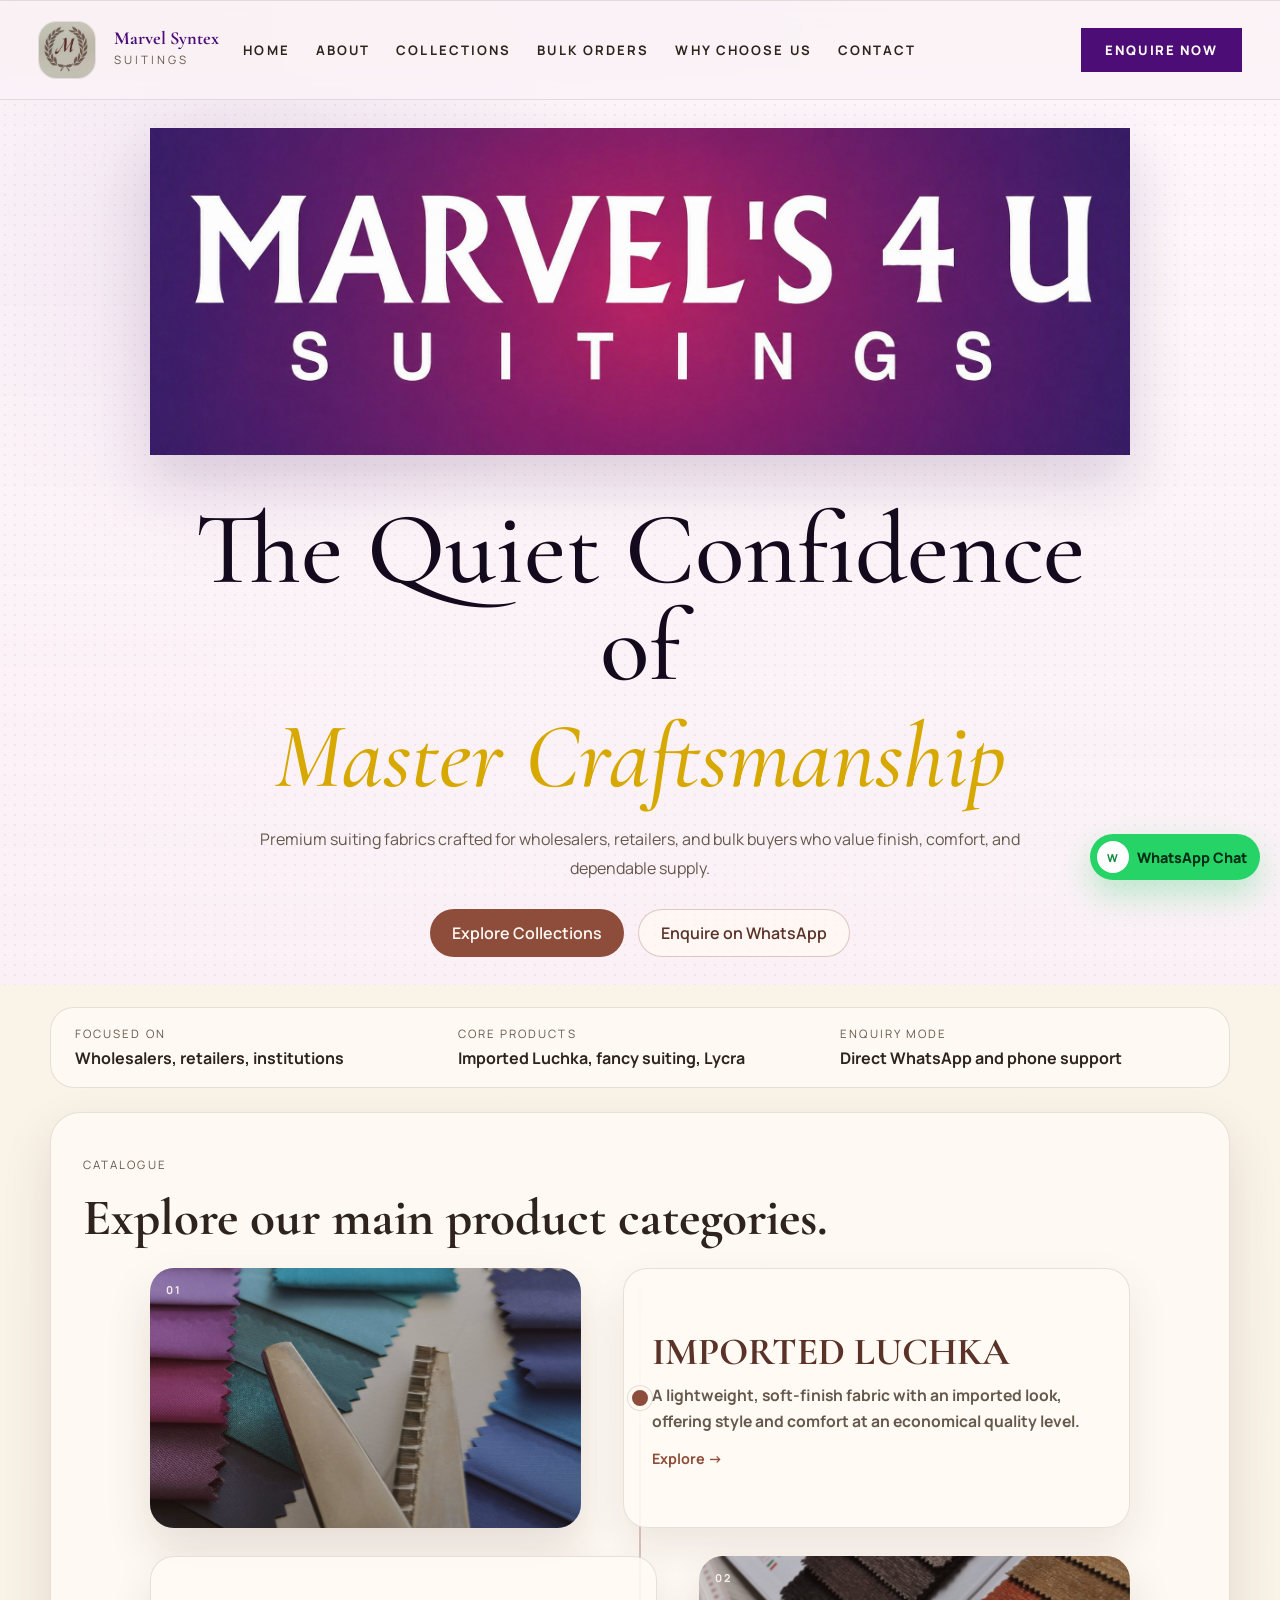
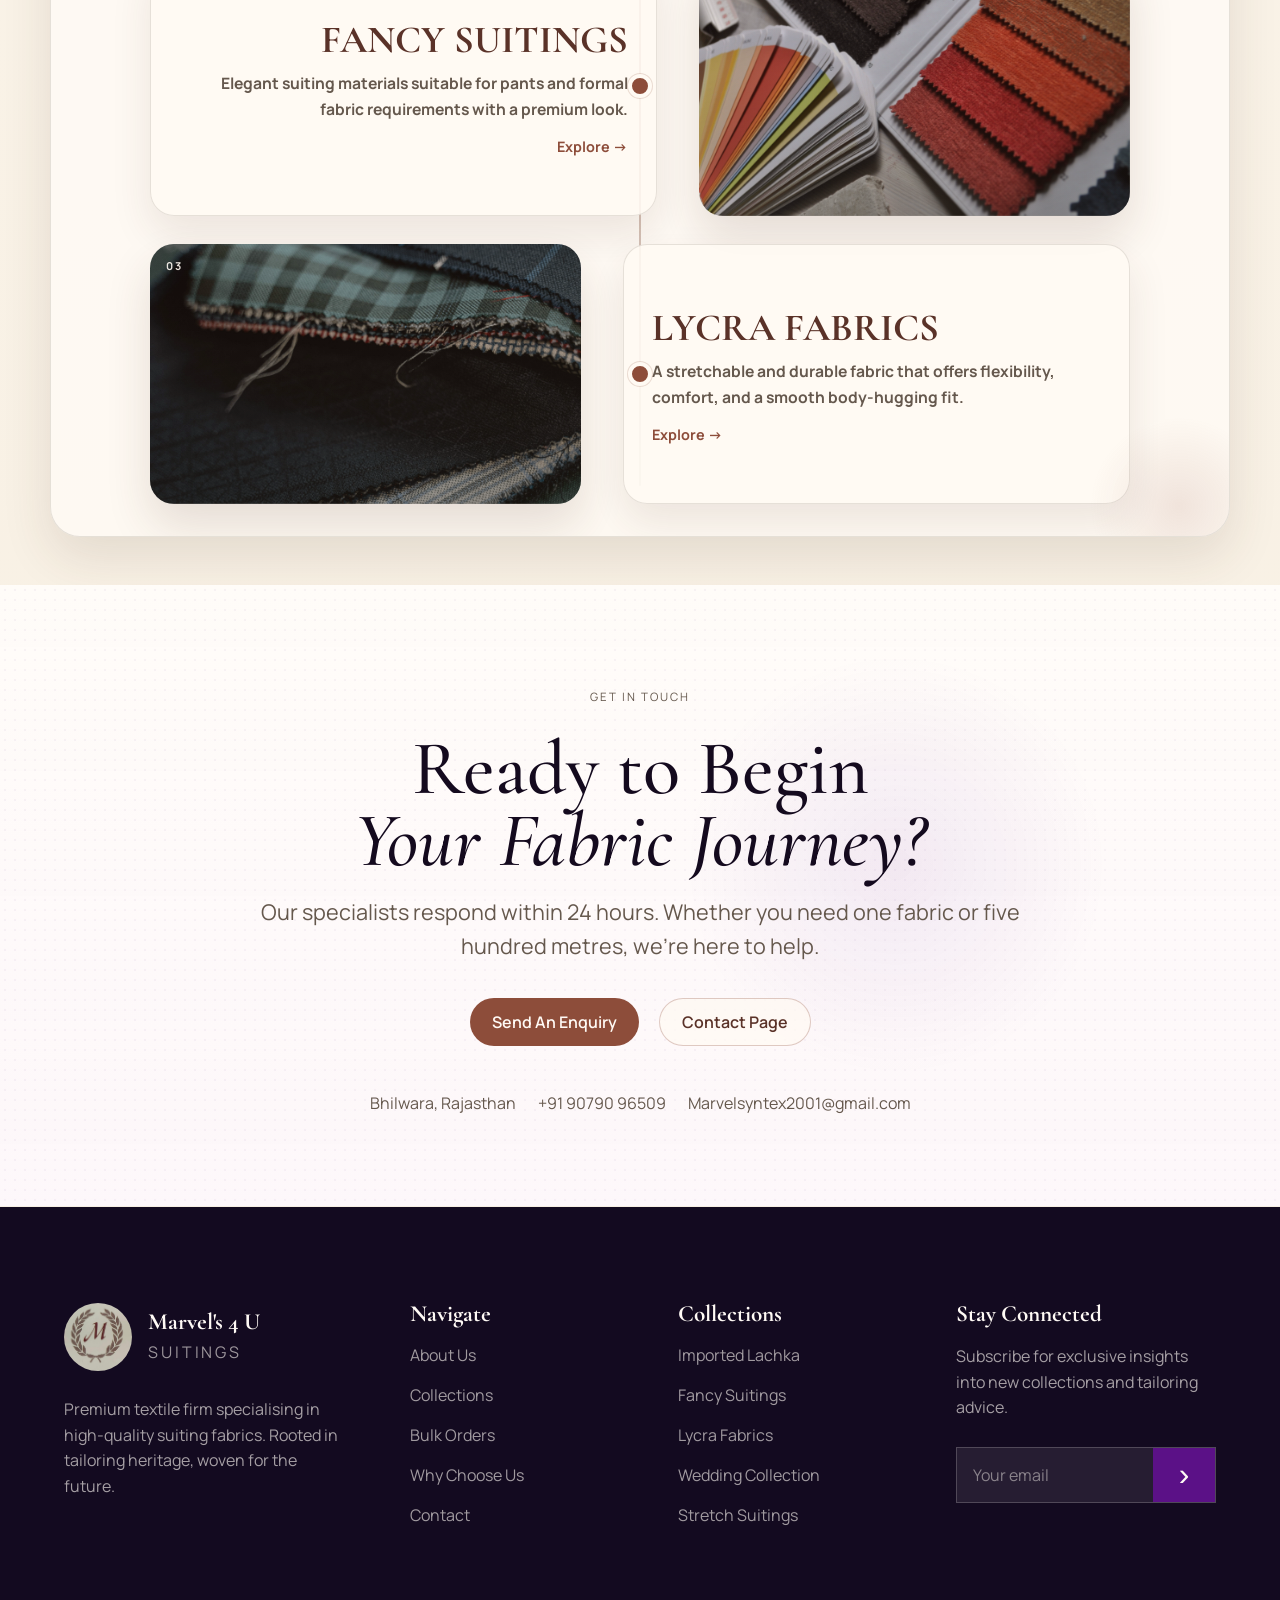
<file: index.html>
<!DOCTYPE html>
<html lang="en">

<head>
  <meta charset="UTF-8">
  <meta name="viewport" content="width=device-width, initial-scale=1.0">
  <title>Marvel's 4 U</title>
  <meta name="description"
    content="Trusted textile partner for cotton fabrics, fancy suiting, and uniform materials for wholesalers, retailers, and bulk buyers.">
  <link rel="preconnect" href="https://fonts.googleapis.com">
  <link rel="preconnect" href="https://fonts.gstatic.com" crossorigin>
  <link
    href="https://fonts.googleapis.com/css2?family=Cormorant+Garamond:wght@500;600;700&family=Manrope:wght@400;500;600;700&display=swap"
    rel="stylesheet">
  <link rel="icon" type="image/jpeg" href="picture/marvel_logo.jpeg">
  <link rel="stylesheet" href="index.css">
  <!-- ADDED: Premium animation stylesheet -->
  <link rel="stylesheet" href="animation.css">
  <!-- ADDED: Vanilla JS animation controller -->
  <script src="animations.js" defer></script>
</head>

<body id="top" class="home-page">
  <!-- ADDED: Scroll progress, reveal animations, and page transitions are injected by animations.js -->
  <!-- CHANGED: Removed old vertical Get In Touch tab; WhatsApp chat bubble is added near the footer -->
  <div class="page-shell">
    <header class="site-header">
      <div class="brand-block">
        <img src="picture/marvel_logo.jpeg" alt="Firm logo" class="brand-logo">
        <div>
          <!-- CHANGED: Header brand text adjusted to match landing reference -->
          <h1>Marvel Syntex</h1>
          <p class="eyebrow">Suitings</p>
        </div>
      </div>
      <button class="mobile-menu-toggle" aria-label="Toggle menu">
        <span></span>
        <span></span>
        <span></span>
      </button>
      <nav class="site-nav">
        <!-- CHANGED: Landing page navigation inspired by the provided reference -->
        <a href="#top"><b>Home</b></a>
        <a href="about.html"><b>About</b></a>
        <a href="#catalogue"><b>Collections</b></a>
        <a href="b2b.html"><b>Bulk Orders</b></a>
        <a href="about.html#why-choose-us"><b>Why Choose Us</b></a>
        <a href="contact.html"><b>Contact</b></a>
      </nav>
      <!-- ADDED: Landing page header action controls -->
      <div class="landing-header-actions">
        <a class="landing-enquire"
          href="https://wa.me/919079096509?text=Hello%2C%20I%20want%20to%20enquire%20about%20Marvel%27s%204%20U%20Suitings."
          target="_blank" rel="noreferrer">Enquire Now</a>
      </div>
    </header>

    <main>
      <!-- CHANGED: Landing page rebuilt to match the provided reference image -->
      <section class="hero landing-hero">
        <div class="landing-brand-stage">
          <!-- ADDED: Large centered landing brand image -->
          <img src="picture/marvel_new_banner.png" alt="Marvel's 4 U Suitings brand banner" class="landing-main-banner">
        </div>
        <div class="landing-copy">
          <!-- ADDED: Editorial landing headline -->
          <p class="landing-kicker">The Quiet Confidence of</p>
          <!-- ADDED: Gold italic textile tagline -->
          <h2>Master Craftsmanship</h2>
          <!-- ADDED: Supporting line for textile buyers -->
          <p class="landing-subtitle">Premium suiting fabrics crafted for wholesalers, retailers, and bulk buyers who
            value finish, comfort, and dependable supply.</p>
          <div class="hero-actions landing-actions">
            <a class="button button-primary" href="#catalogue">Explore Collections</a>
            <a class="button button-secondary" href="https://wa.me/919079096509" target="_blank"
              rel="noreferrer">Enquire on WhatsApp</a>
          </div>
        </div>
      </section>

      <section class="info-strip">
        <div>
          <span>Focused on</span>
          <strong>Wholesalers, retailers, institutions</strong>
        </div>
        <div>
          <span>Core products</span>
          <strong>Imported Luchka, fancy suiting, Lycra</strong>
        </div>
        <div>
          <span>Enquiry mode</span>
          <strong>Direct WhatsApp and phone support</strong>
        </div>
      </section>

      <!-- CHANGED: Company Profile moved to about.html so the home page stays focused on landing and catalogue -->
      <section class="section-block" id="catalogue">
        <div class="section-heading">
          <p class="section-tag">Catalogue</p>
          <h2>Explore our main product categories.</h2>
        </div>
        <!-- CHANGED: Catalogue converted into alternating tree structure -->
        <div class="catalogue-grid catalogue-tree">

          <article class="product-card cat-card">
            <a href="imported_lachka.html" class="product-link">
              <div class="cat-img-wrap">
                <img src="picture/luchka_banner.jpg" alt="Imported Luchka" class="cat-img">
                <div class="cat-img-overlay"></div>
                <span class="cat-number">01</span>
              </div>
              <div class="cat-body">
                <h3>IMPORTED LUCHKA</h3>
                <p>A lightweight, soft-finish fabric with an imported look, offering style and comfort at an economical
                  quality level.</p>
                <span class="cta cat-cta"><b>Explore →</b></span>
              </div>
            </a>
          </article>

          <article class="product-card cat-card">
            <a href="fancy.html" class="product-link">
              <div class="cat-img-wrap">
                <img src="picture/fancy_banner.jpg" alt="Fancy Suitings" class="cat-img">
                <div class="cat-img-overlay"></div>
                <span class="cat-number">02</span>
              </div>
              <div class="cat-body">
                <h3>FANCY SUITINGS</h3>
                <p>Elegant suiting materials suitable for pants and formal fabric requirements with a premium look.</p>
                <span class="cta cat-cta"><b>Explore →</b></span>
              </div>
            </a>
          </article>

          <article class="product-card cat-card">
            <a href="Lycra.html" class="product-link">
              <div class="cat-img-wrap">
                <img src="picture/lycra_banner.jpg" alt="Lycra Fabrics" class="cat-img">
                <div class="cat-img-overlay"></div>
                <span class="cat-number">03</span>
              </div>
              <div class="cat-body">
                <h3>LYCRA FABRICS</h3>
                <p>A stretchable and durable fabric that offers flexibility, comfort, and a smooth body-hugging fit.</p>
                <span class="cta cat-cta"><b>Explore →</b></span>
              </div>
            </a>
          </article>

        </div>
      </section>
      <!-- CHANGED: B2B Orders moved to b2b.html and Contact moved to contact.html -->
    </main>
  </div>
  <!-- ADDED: Premium fabric journey call-to-action section -->
  <section class="fabric-journey-section">
    <p class="section-tag">Get In Touch</p>
    <h2>Ready to Begin <span>Your Fabric Journey?</span></h2>
    <p>Our specialists respond within 24 hours. Whether you need one fabric or five hundred metres, we're here to help.
    </p>
    <div class="fabric-journey-actions">
      <a class="button button-primary"
        href="https://wa.me/919079096509?text=Hello%2C%20I%20want%20to%20send%20an%20enquiry%20for%20Marvel%27s%204%20U%20Suitings."
        target="_blank" rel="noreferrer">Send An Enquiry</a>
      <a class="button button-secondary" href="contact.html">Contact Page</a>
    </div>
    <div class="journey-contact-strip">
      <span>Bhilwara, Rajasthan</span>
      <a href="tel:+919079096509">+91 90790 96509</a>
      <a href="mailto:Marvelsyntex2001@gmail.com">Marvelsyntex2001@gmail.com</a>
    </div>
  </section>

  <!-- ADDED: Dark luxury footer inspired by the provided reference -->
  <footer class="luxury-site-footer">
    <div class="footer-brand-column">
      <div class="footer-brand-row">
        <img src="picture/marvel_logo.jpeg" alt="Marvel's 4 U logo">
        <div>
          <h2>Marvel's 4 U</h2>
          <p>Suitings</p>
        </div>
      </div>
      <p>Premium textile firm specialising in high-quality suiting fabrics. Rooted in tailoring heritage, woven for the
        future.</p>
    </div>
    <div class="footer-column">
      <h3>Navigate</h3>
      <a href="about.html">About Us</a>
      <a href="#catalogue">Collections</a>
      <a href="b2b.html">Bulk Orders</a>
      <a href="about.html#why-choose-us">Why Choose Us</a>
      <a href="contact.html">Contact</a>
    </div>
    <div class="footer-column">
      <h3>Collections</h3>
      <a href="imported_lachka.html">Imported Lachka</a>
      <a href="fancy.html">Fancy Suitings</a>
      <a href="Lycra.html">Lycra Fabrics</a>
      <a href="fancy.html">Wedding Collection</a>
      <a href="Lycra.html">Stretch Suitings</a>
    </div>
    <div class="footer-column footer-connect">
      <h3>Stay Connected</h3>
      <p>Subscribe for exclusive insights into new collections and tailoring advice.</p>
      <form class="footer-subscribe" action="https://formspree.io/marvelsyntex2001@gmail.com" method="POST">
        <input type="hidden" name="_subject" value="New Subscriber – Marvel's 4 U Suitings">
        <input type="email" name="email" placeholder="Your email" aria-label="Your email" required>
        <button type="submit" aria-label="Subscribe">›</button>
      </form>
      <p class="subscribe-success" style="display:none;color:#6f7550;font-size:0.82rem;margin-top:8px;">✓ Thank you!
        You're subscribed.</p>
    </div>
  </footer>

  <!-- ADDED: Floating WhatsApp chat box button -->
  <a class="whatsapp-chat-button"
    href="https://wa.me/919079096509?text=Hello%2C%20I%20want%20to%20chat%20about%20Marvel%27s%204%20U%20Suitings."
    target="_blank" rel="noreferrer" aria-label="Chat on WhatsApp">
    <span class="whatsapp-chat-icon">W</span>
    <span class="whatsapp-chat-text">WhatsApp Chat</span>
  </a>
</body>

</html>
</file>
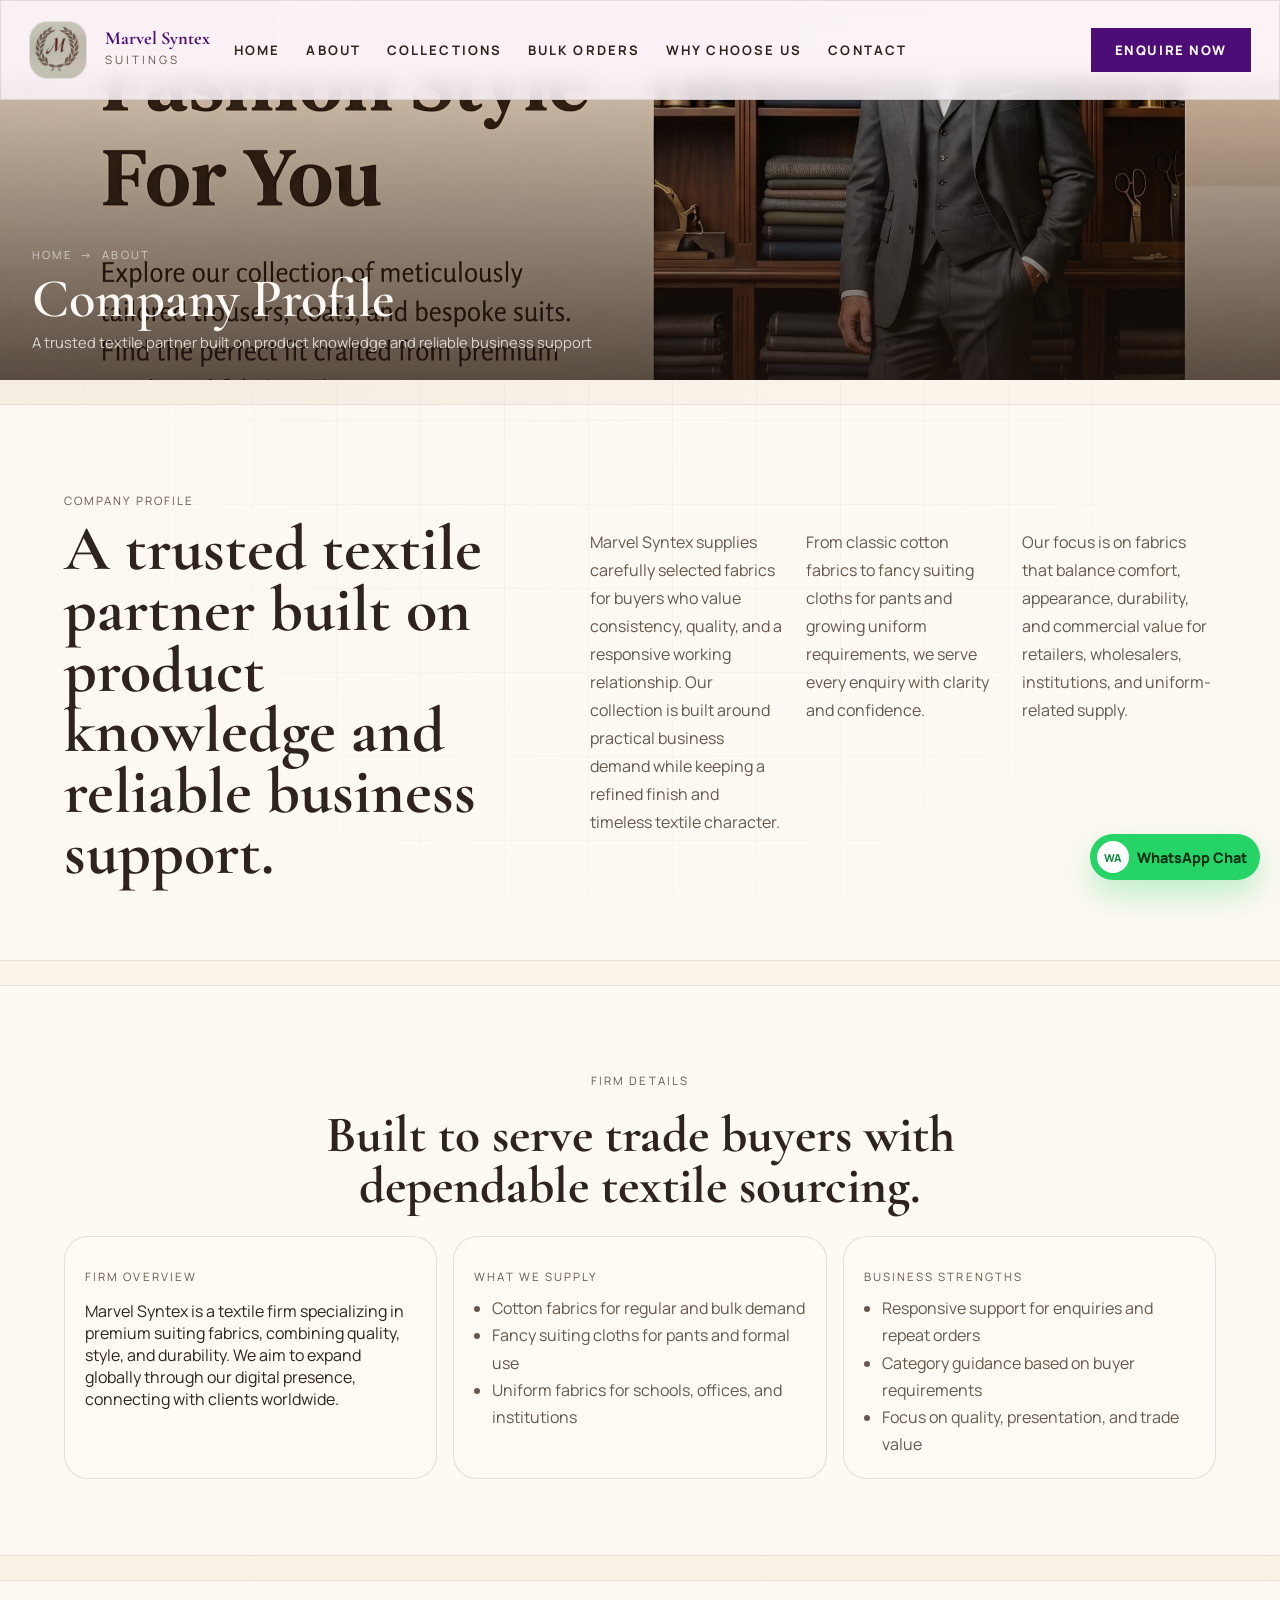
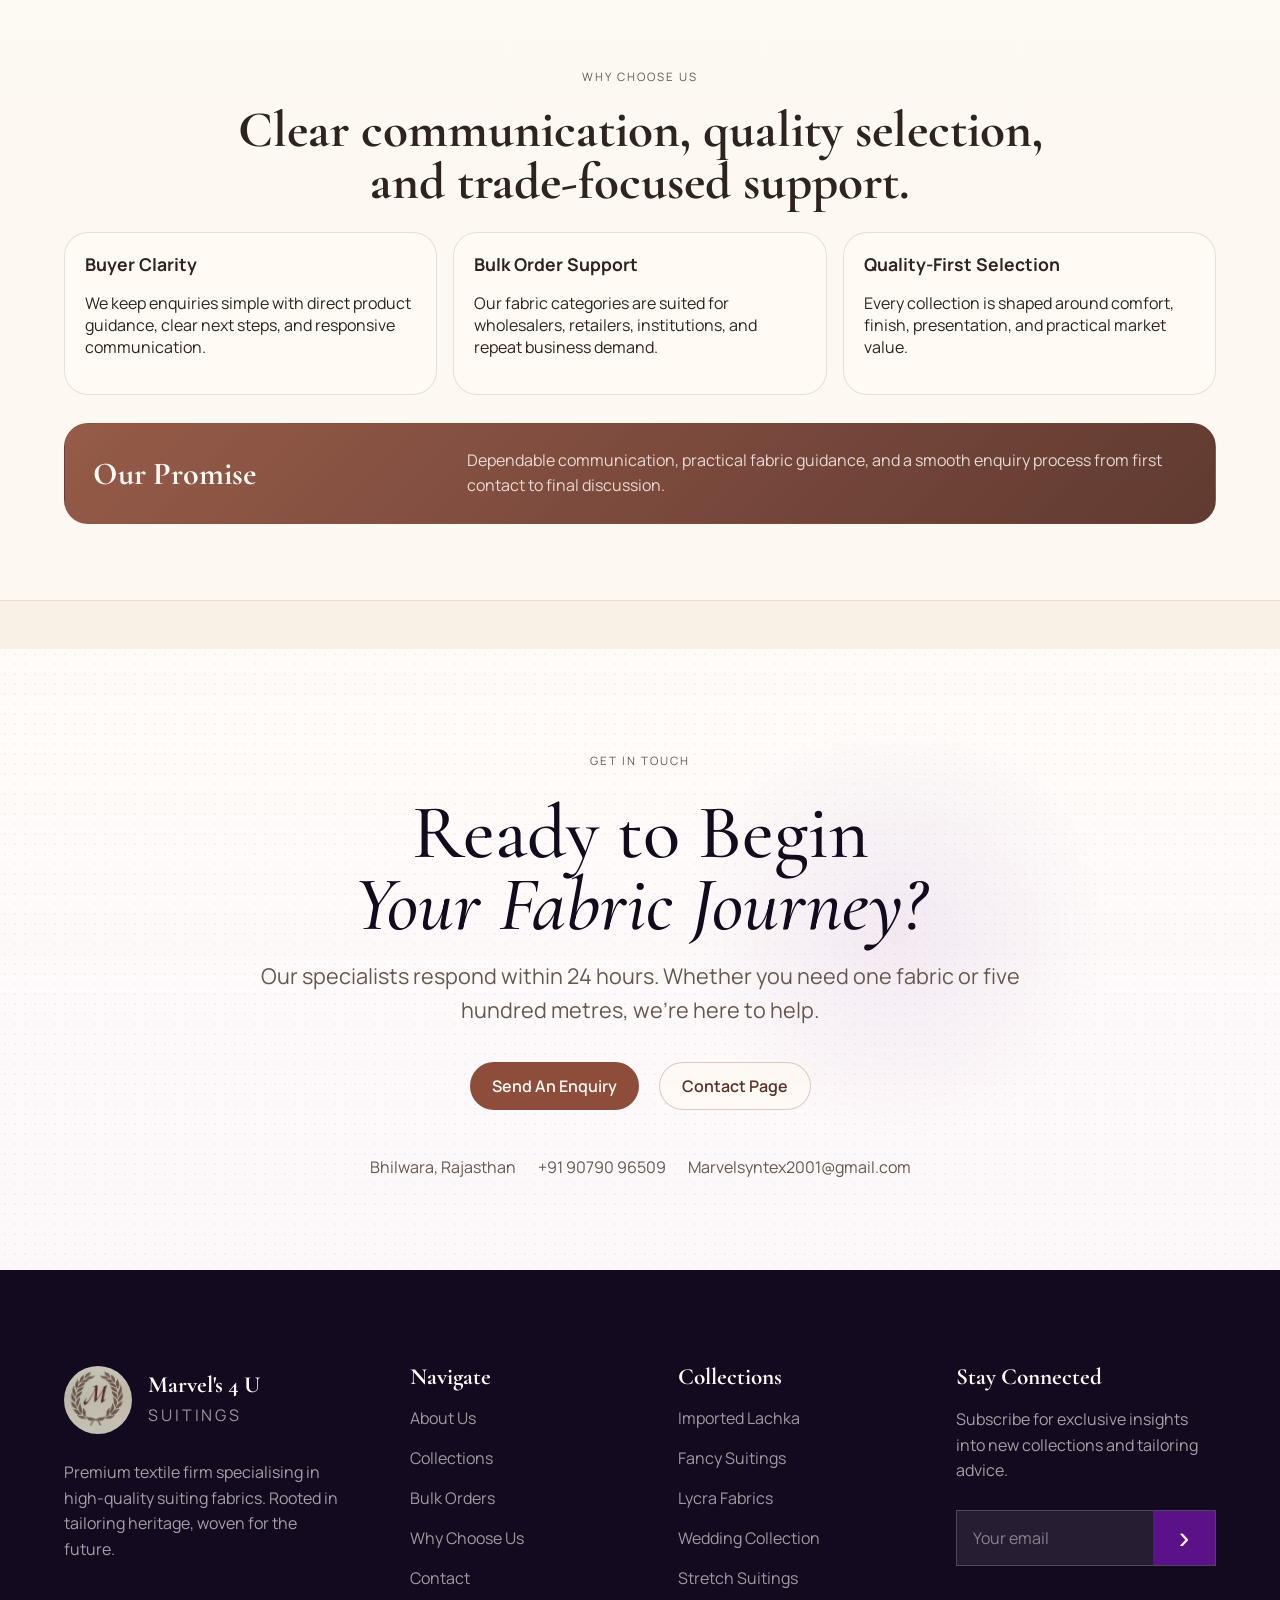
<file: about.html>
<!DOCTYPE html>
<html lang="en">
<head>
  <meta charset="UTF-8">
  <meta name="viewport" content="width=device-width, initial-scale=1.0">
  <title>About Marvel's 4 U Suitings</title>
  <meta name="description" content="Company profile, firm details, strengths, and promise for Marvel's 4 U Suitings by Marvel Syntex.">
  <link rel="preconnect" href="https://fonts.googleapis.com">
  <link rel="preconnect" href="https://fonts.gstatic.com" crossorigin>
  <link
    href="https://fonts.googleapis.com/css2?family=Cormorant+Garamond:wght@500;600;700&family=Manrope:wght@400;500;600;700&display=swap"
    rel="stylesheet"
  >
  <link rel="icon" type="image/jpeg" href="picture/marvel_logo.jpeg">
  <link rel="stylesheet" href="index.css">
  <!-- ADDED: Premium animation stylesheet -->
  <link rel="stylesheet" href="animation.css">
  <!-- ADDED: Vanilla JS animation controller -->
  <script src="animations.js" defer></script>
</head>
<body id="top" class="site-wide-page">
  <!-- ADDED: Dedicated About page created from the home page Company Profile content -->
   <header class="site-header">
  <div class="brand-block">
    <img src="picture/marvel_logo.jpeg" alt="Firm logo" class="brand-logo">
    <div>
      <h1>Marvel Syntex</h1>
      <p class="eyebrow">Suitings</p>
    </div>
  </div>
      <button class="mobile-menu-toggle" aria-label="Toggle menu">
        <span></span>
        <span></span>
        <span></span>
      </button>
  <nav class="site-nav">
    <a href="index.html"><b>Home</b></a>
    <a href="about.html"><b>About</b></a>
    <a href="index.html#catalogue"><b>Collections</b></a>
    <a href="b2b.html"><b>Bulk Orders</b></a>
    <a href="about.html#why-choose-us"><b>Why Choose Us</b></a>
    <a href="contact.html"><b>Contact</b></a>
  </nav>
  <div class="landing-header-actions">
    <a class="landing-enquire" href="https://wa.me/919079096509?text=Hello%2C%20I%20want%20to%20enquire%20about%20Marvel%27s%204%20U%20Suitings." target="_blank" rel="noreferrer">Enquire Now</a>
  </div>
</header>
  <div class="page-shell">
    <div class="cat-hero-banner about-hero-banner">
      <img src="picture/Marvel Syntex landinf banner.jpeg" alt="Marvel's 4 U Suitings textile presentation">
      <div class="banner-overlay"></div>
      <div class="banner-content">
        <p class="banner-breadcrumb"><a href="index.html">Home</a> &nbsp;&rarr;&nbsp; About</p>
        <h1>Company Profile</h1>
        <p class="banner-tagline">A trusted textile partner built on product knowledge and reliable business support</p>
      </div>
    </div>

    <!-- CHANGED: Company profile rebuilt as a full-screen editorial section -->
    <section class="about-fullscreen-section about-profile-section">
      <div class="about-profile-layout">
        <div class="about-profile-heading">
          <p class="section-tag">Company Profile</p>
          <h2>A trusted textile partner built on product knowledge and reliable business support.</h2>
        </div>
        <div class="about-profile-copy">
          <p>
            Marvel Syntex supplies carefully selected fabrics for buyers who value consistency,
            quality, and a responsive working relationship. Our collection is built around practical
            business demand while keeping a refined finish and timeless textile character.
          </p>
          <p>
            From classic cotton fabrics to fancy suiting cloths for pants and growing uniform
            requirements, we serve every enquiry with clarity and confidence.
          </p>
          <p>
            Our focus is on fabrics that balance comfort, appearance, durability, and commercial
            value for retailers, wholesalers, institutions, and uniform-related supply.
          </p>
        </div>
      </div>
    </section>

    <!-- CHANGED: Firm details rebuilt as a full-screen compact card section -->
    <section class="about-fullscreen-section">
      <div class="section-heading about-centered-heading">
        <p class="section-tag">Firm Details</p>
        <h2>Built to serve trade buyers with dependable textile sourcing.</h2>
      </div>
      <div class="business-grid">
        <article class="business-card">
          <p class="section-tag">Firm Overview</p>
          <p>
            Marvel Syntex is a textile firm specializing in premium suiting fabrics, combining quality,
            style, and durability. We aim to expand globally through our digital presence, connecting
            with clients worldwide.
          </p>
        </article>

        <article class="business-card">
          <p class="section-tag">What We Supply</p>
          <ul class="detail-list">
            <li>Cotton fabrics for regular and bulk demand</li>
            <li>Fancy suiting cloths for pants and formal use</li>
            <li>Uniform fabrics for schools, offices, and institutions</li>
          </ul>
        </article>

        <article class="business-card">
          <p class="section-tag">Business Strengths</p>
          <ul class="detail-list">
            <li>Responsive support for enquiries and repeat orders</li>
            <li>Category guidance based on buyer requirements</li>
            <li>Focus on quality, presentation, and trade value</li>
          </ul>
        </article>
      </div>
    </section>

    <!-- CHANGED: Why Choose Us rebuilt to fit the screen cleanly -->
    <section class="about-fullscreen-section" id="why-choose-us">
      <div class="section-heading about-centered-heading">
        <p class="section-tag">Why Choose Us</p>
        <h2>Clear communication, quality selection, and trade-focused support.</h2>
      </div>
      <div class="business-grid">
        <article class="business-card">
          <h3>Buyer Clarity</h3>
          <p>We keep enquiries simple with direct product guidance, clear next steps, and responsive communication.</p>
        </article>
        <article class="business-card">
          <h3>Bulk Order Support</h3>
          <p>Our fabric categories are suited for wholesalers, retailers, institutions, and repeat business demand.</p>
        </article>
        <article class="business-card">
          <h3>Quality-First Selection</h3>
          <p>Every collection is shaped around comfort, finish, presentation, and practical market value.</p>
        </article>
      </div>
      <div class="about-promise-strip">
        <h3>Our Promise</h3>
        <p>Dependable communication, practical fabric guidance, and a smooth enquiry process from first contact to final discussion.</p>
      </div>
    </section>
  </div>

  <!-- ADDED: Premium fabric journey call-to-action section -->
  <section class="fabric-journey-section">
    <p class="section-tag">Get In Touch</p>
    <h2>Ready to Begin <span>Your Fabric Journey?</span></h2>
    <p>Our specialists respond within 24 hours. Whether you need one fabric or five hundred metres, we're here to help.</p>
    <div class="fabric-journey-actions">
      <a class="button button-primary" href="https://wa.me/919079096509?text=Hello%2C%20I%20want%20to%20send%20an%20enquiry%20for%20Marvel%27s%204%20U%20Suitings." target="_blank" rel="noreferrer">Send An Enquiry</a>
      <a class="button button-secondary" href="contact.html">Contact Page</a>
    </div>
    <div class="journey-contact-strip">
      <span>Bhilwara, Rajasthan</span>
      <a href="tel:+919079096509">+91 90790 96509</a>
      <a href="mailto:Marvelsyntex2001@gmail.com">Marvelsyntex2001@gmail.com</a>
    </div>
  </section>

  <!-- ADDED: Dark luxury footer inspired by the provided reference -->
  <footer class="luxury-site-footer">
    <div class="footer-brand-column">
      <div class="footer-brand-row">
        <img src="picture/marvel_logo.jpeg" alt="Marvel's 4 U logo">
        <div>
          <h2>Marvel's 4 U</h2>
          <p>Suitings</p>
        </div>
      </div>
      <p>Premium textile firm specialising in high-quality suiting fabrics. Rooted in tailoring heritage, woven for the future.</p>
    </div>
    <div class="footer-column">
      <h3>Navigate</h3>
      <a href="about.html">About Us</a>
      <a href="index.html#catalogue">Collections</a>
      <a href="b2b.html">Bulk Orders</a>
      <a href="about.html#why-choose-us">Why Choose Us</a>
      <a href="contact.html">Contact</a>
    </div>
    <div class="footer-column">
      <h3>Collections</h3>
      <a href="imported_lachka.html">Imported Lachka</a>
      <a href="fancy.html">Fancy Suitings</a>
      <a href="Lycra.html">Lycra Fabrics</a>
      <a href="fancy.html">Wedding Collection</a>
      <a href="Lycra.html">Stretch Suitings</a>
    </div>
    <div class="footer-column footer-connect">
      <h3>Stay Connected</h3>
      <p>Subscribe for exclusive insights into new collections and tailoring advice.</p>
      <form class="footer-subscribe" action="https://formspree.io/marvelsyntex2001@gmail.com" method="POST">
        <input type="hidden" name="_subject" value="New Subscriber – Marvel's 4 U Suitings">
        <input type="email" name="email" placeholder="Your email" aria-label="Your email" required>
        <button type="submit" aria-label="Subscribe">›</button>
      </form>
      <p class="subscribe-success" style="display:none;color:#6f7550;font-size:0.82rem;margin-top:8px;">✓ Thank you! You're subscribed.</p>
    </div>
  </footer>

  <!-- ADDED: Floating WhatsApp chat box button -->
  <a class="whatsapp-chat-button" href="https://wa.me/919079096509?text=Hello%2C%20I%20want%20to%20chat%20about%20Marvel%27s%204%20U%20Suitings." target="_blank" rel="noreferrer" aria-label="Chat on WhatsApp">
    <span class="whatsapp-chat-icon">WA</span>
    <span class="whatsapp-chat-text">WhatsApp Chat</span>
  </a>
</body>
</html>
</file>
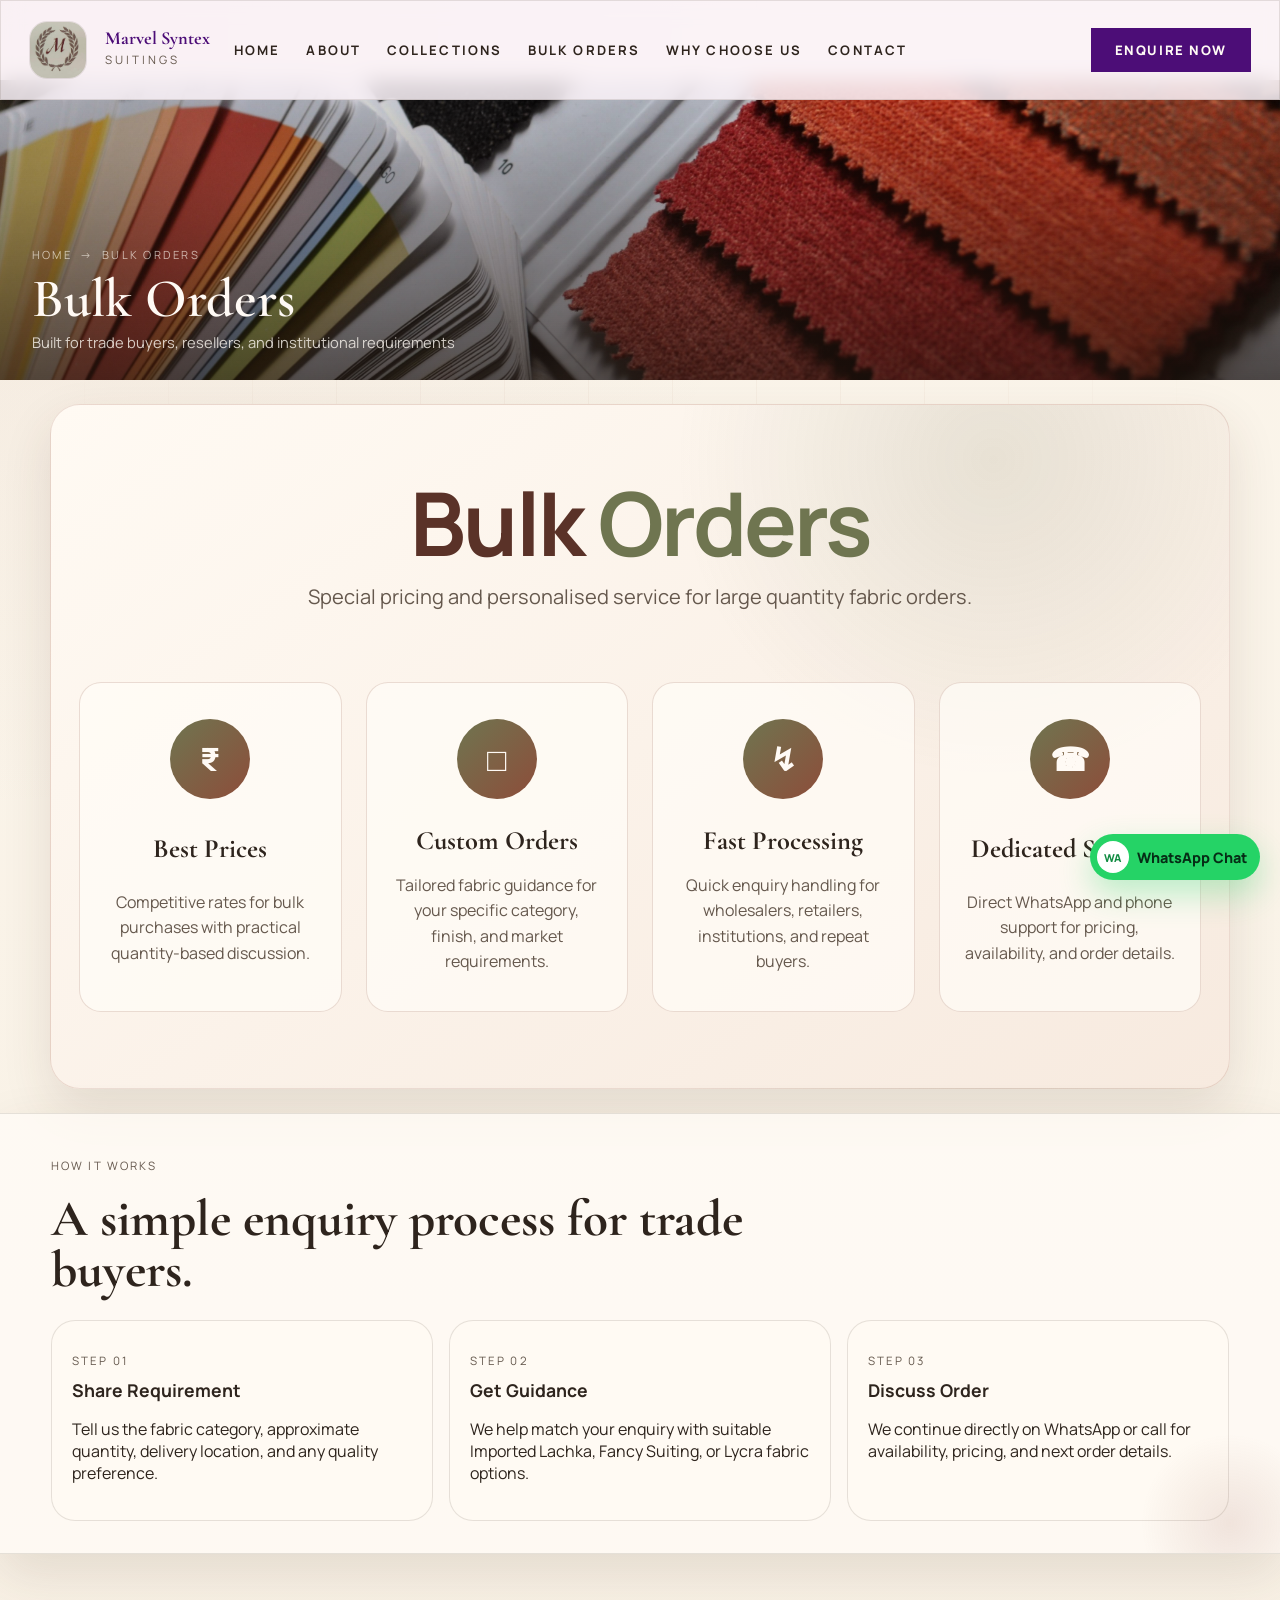
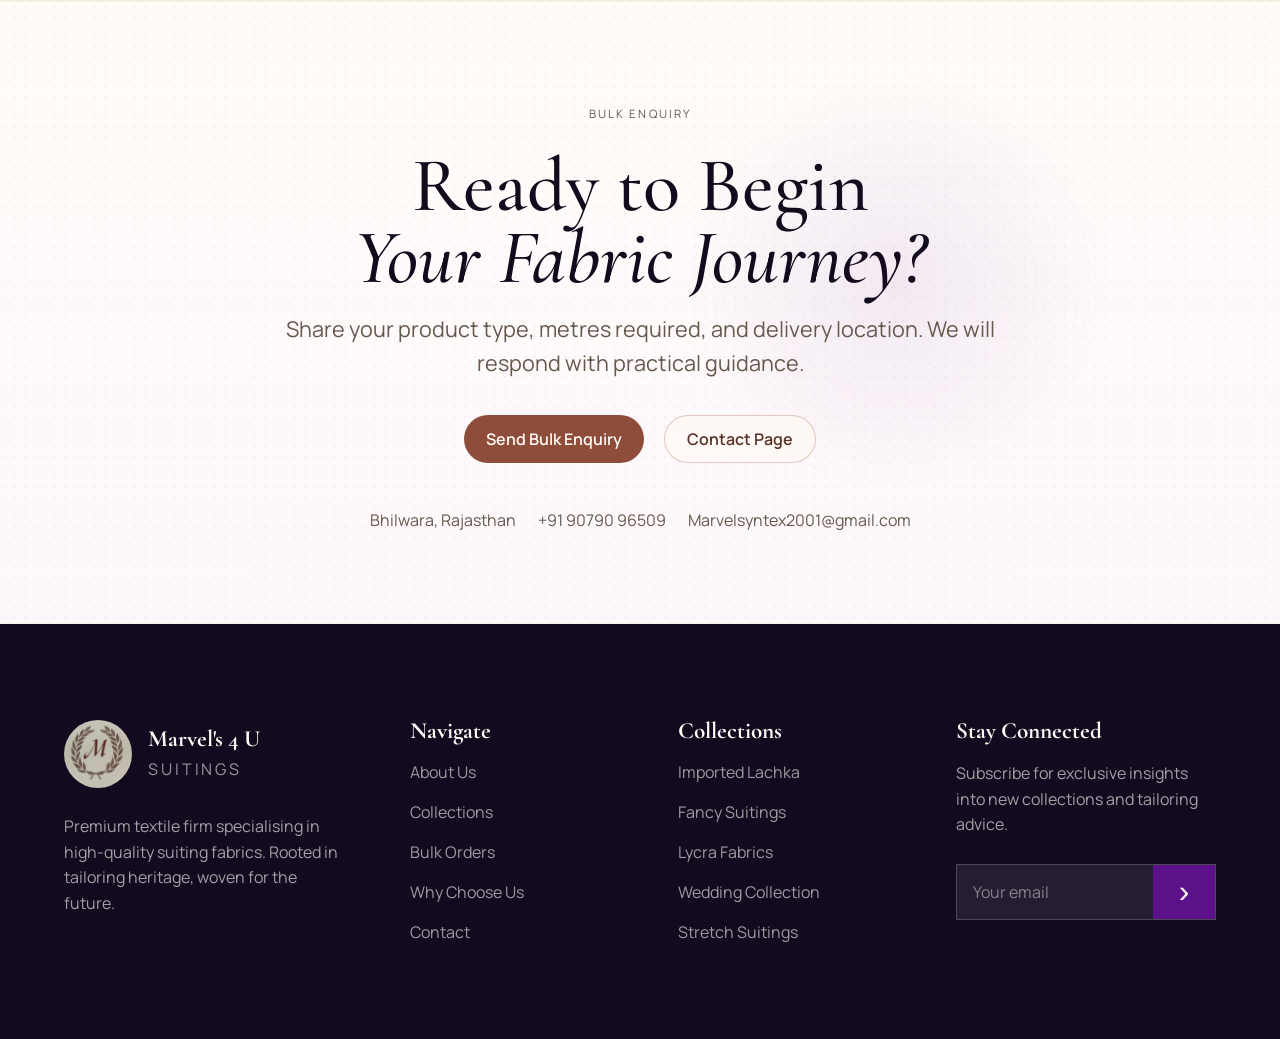
<file: b2b.html>
<!DOCTYPE html>
<html lang="en">
<head>
  <meta charset="UTF-8">
  <meta name="viewport" content="width=device-width, initial-scale=1.0">
  <title>Bulk Orders | Marvel's 4 U Suitings</title>
  <meta name="description" content="Bulk order and B2B fabric support for wholesalers, retailers, resellers, and institutions.">
  <link rel="preconnect" href="https://fonts.googleapis.com">
  <link rel="preconnect" href="https://fonts.gstatic.com" crossorigin>
  <link
    href="https://fonts.googleapis.com/css2?family=Cormorant+Garamond:wght@500;600;700&family=Manrope:wght@400;500;600;700&display=swap"
    rel="stylesheet"
  >
  <link rel="icon" type="image/jpeg" href="picture/marvel_logo.jpeg">
  <link rel="stylesheet" href="index.css">
  <!-- ADDED: Premium animation stylesheet -->
  <link rel="stylesheet" href="animation.css">
  <!-- ADDED: Vanilla JS animation controller -->
  <script src="animations.js" defer></script>
</head>
<body id="top" class="site-wide-page">
  <header class="site-header">
  <div class="brand-block">
    <img src="picture/marvel_logo.jpeg" alt="Firm logo" class="brand-logo">
    <div>
      <h1>Marvel Syntex</h1>
      <p class="eyebrow">Suitings</p>
    </div>
  </div>
      <button class="mobile-menu-toggle" aria-label="Toggle menu">
        <span></span>
        <span></span>
        <span></span>
      </button>
  <nav class="site-nav">
    <a href="index.html"><b>Home</b></a>
    <a href="about.html"><b>About</b></a>
    <a href="index.html#catalogue"><b>Collections</b></a>
    <a href="b2b.html"><b>Bulk Orders</b></a>
    <a href="about.html#why-choose-us"><b>Why Choose Us</b></a>
    <a href="contact.html"><b>Contact</b></a>
  </nav>
  <div class="landing-header-actions">
    <a class="landing-enquire" href="https://wa.me/919079096509?text=Hello%2C%20I%20want%20to%20enquire%20about%20Marvel%27s%204%20U%20Suitings." target="_blank" rel="noreferrer">Enquire Now</a>
  </div>
</header>
  <!-- ADDED: Dedicated B2B/Bulk Orders page split from the home page -->
  <div class="page-shell">
    <div class="cat-hero-banner b2b-hero-banner">
      <img src="picture/fancy_banner.jpg" alt="Premium suiting fabrics for bulk orders">
      <div class="banner-overlay"></div>
      <div class="banner-content">
        <p class="banner-breadcrumb"><a href="index.html">Home</a> &nbsp;&rarr;&nbsp; Bulk Orders</p>
        <h1>Bulk Orders</h1>
        <p class="banner-tagline">Built for trade buyers, resellers, and institutional requirements</p>
      </div>
    </div>

    <!-- CHANGED: Bulk Orders section redesigned like the provided reference, using site colors -->
    <section class="bulk-premium-section">
      <div class="bulk-premium-heading">
        <h2>Bulk <span>Orders</span></h2>
        <p>Special pricing and personalised service for large quantity fabric orders.</p>
      </div>
      <div class="bulk-benefit-grid">
        <article class="bulk-benefit-card">
          <span class="bulk-icon">₹</span>
          <h3>Best Prices</h3>
          <p>Competitive rates for bulk purchases with practical quantity-based discussion.</p>
        </article>
        <article class="bulk-benefit-card">
          <span class="bulk-icon">□</span>
          <h3>Custom Orders</h3>
          <p>Tailored fabric guidance for your specific category, finish, and market requirements.</p>
        </article>
        <article class="bulk-benefit-card">
          <span class="bulk-icon">↯</span>
          <h3>Fast Processing</h3>
          <p>Quick enquiry handling for wholesalers, retailers, institutions, and repeat buyers.</p>
        </article>
        <article class="bulk-benefit-card">
          <span class="bulk-icon">☎</span>
          <h3>Dedicated Support</h3>
          <p>Direct WhatsApp and phone support for pricing, availability, and order details.</p>
        </article>
      </div>
    </section>

    <section class="section-block">
      <div class="section-heading">
        <p class="section-tag">How It Works</p>
        <h2>A simple enquiry process for trade buyers.</h2>
      </div>
      <div class="business-grid">
        <article class="business-card">
          <p class="section-tag">Step 01</p>
          <h3>Share Requirement</h3>
          <p>Tell us the fabric category, approximate quantity, delivery location, and any quality preference.</p>
        </article>
        <article class="business-card">
          <p class="section-tag">Step 02</p>
          <h3>Get Guidance</h3>
          <p>We help match your enquiry with suitable Imported Lachka, Fancy Suiting, or Lycra fabric options.</p>
        </article>
        <article class="business-card">
          <p class="section-tag">Step 03</p>
          <h3>Discuss Order</h3>
          <p>We continue directly on WhatsApp or call for availability, pricing, and next order details.</p>
        </article>
      </div>
    </section>
  </div>

  <!-- ADDED: Premium fabric journey call-to-action section -->
  <section class="fabric-journey-section">
    <p class="section-tag">Bulk Enquiry</p>
    <h2>Ready to Begin <span>Your Fabric Journey?</span></h2>
    <p>Share your product type, metres required, and delivery location. We will respond with practical guidance.</p>
    <div class="fabric-journey-actions">
      <a class="button button-primary" href="https://wa.me/919079096509?text=Hello%2C%20I%20want%20to%20send%20a%20bulk%20order%20enquiry." target="_blank" rel="noreferrer">Send Bulk Enquiry</a>
      <a class="button button-secondary" href="contact.html">Contact Page</a>
    </div>
    <div class="journey-contact-strip">
      <span>Bhilwara, Rajasthan</span>
      <a href="tel:+919079096509">+91 90790 96509</a>
      <a href="mailto:Marvelsyntex2001@gmail.com">Marvelsyntex2001@gmail.com</a>
    </div>
  </section>

  <!-- ADDED: Dark luxury footer -->
  <footer class="luxury-site-footer">
    <div class="footer-brand-column">
      <div class="footer-brand-row">
        <img src="picture/marvel_logo.jpeg" alt="Marvel's 4 U logo">
        <div>
          <h2>Marvel's 4 U</h2>
          <p>Suitings</p>
        </div>
      </div>
      <p>Premium textile firm specialising in high-quality suiting fabrics. Rooted in tailoring heritage, woven for the future.</p>
    </div>
    <div class="footer-column">
      <h3>Navigate</h3>
      <a href="about.html">About Us</a>
      <a href="index.html#catalogue">Collections</a>
      <a href="b2b.html">Bulk Orders</a>
      <a href="about.html#why-choose-us">Why Choose Us</a>
      <a href="contact.html">Contact</a>
    </div>
    <div class="footer-column">
      <h3>Collections</h3>
      <a href="imported_lachka.html">Imported Lachka</a>
      <a href="fancy.html">Fancy Suitings</a>
      <a href="Lycra.html">Lycra Fabrics</a>
      <a href="fancy.html">Wedding Collection</a>
      <a href="Lycra.html">Stretch Suitings</a>
    </div>
    <div class="footer-column footer-connect">
      <h3>Stay Connected</h3>
      <p>Subscribe for exclusive insights into new collections and tailoring advice.</p>
      <form class="footer-subscribe" action="https://formspree.io/marvelsyntex2001@gmail.com" method="POST">
        <input type="hidden" name="_subject" value="New Subscriber – Marvel's 4 U Suitings">
        <input type="email" name="email" placeholder="Your email" aria-label="Your email" required>
        <button type="submit" aria-label="Subscribe">›</button>
      </form>
      <p class="subscribe-success" style="display:none;color:#6f7550;font-size:0.82rem;margin-top:8px;">✓ Thank you! You're subscribed.</p>
    </div>
  </footer>

  <!-- ADDED: Floating WhatsApp chat box button -->
  <a class="whatsapp-chat-button" href="https://wa.me/919079096509?text=Hello%2C%20I%20want%20to%20chat%20about%20bulk%20orders." target="_blank" rel="noreferrer" aria-label="Chat on WhatsApp">
    <span class="whatsapp-chat-icon">WA</span>
    <span class="whatsapp-chat-text">WhatsApp Chat</span>
  </a>
</body>
</html>
</file>
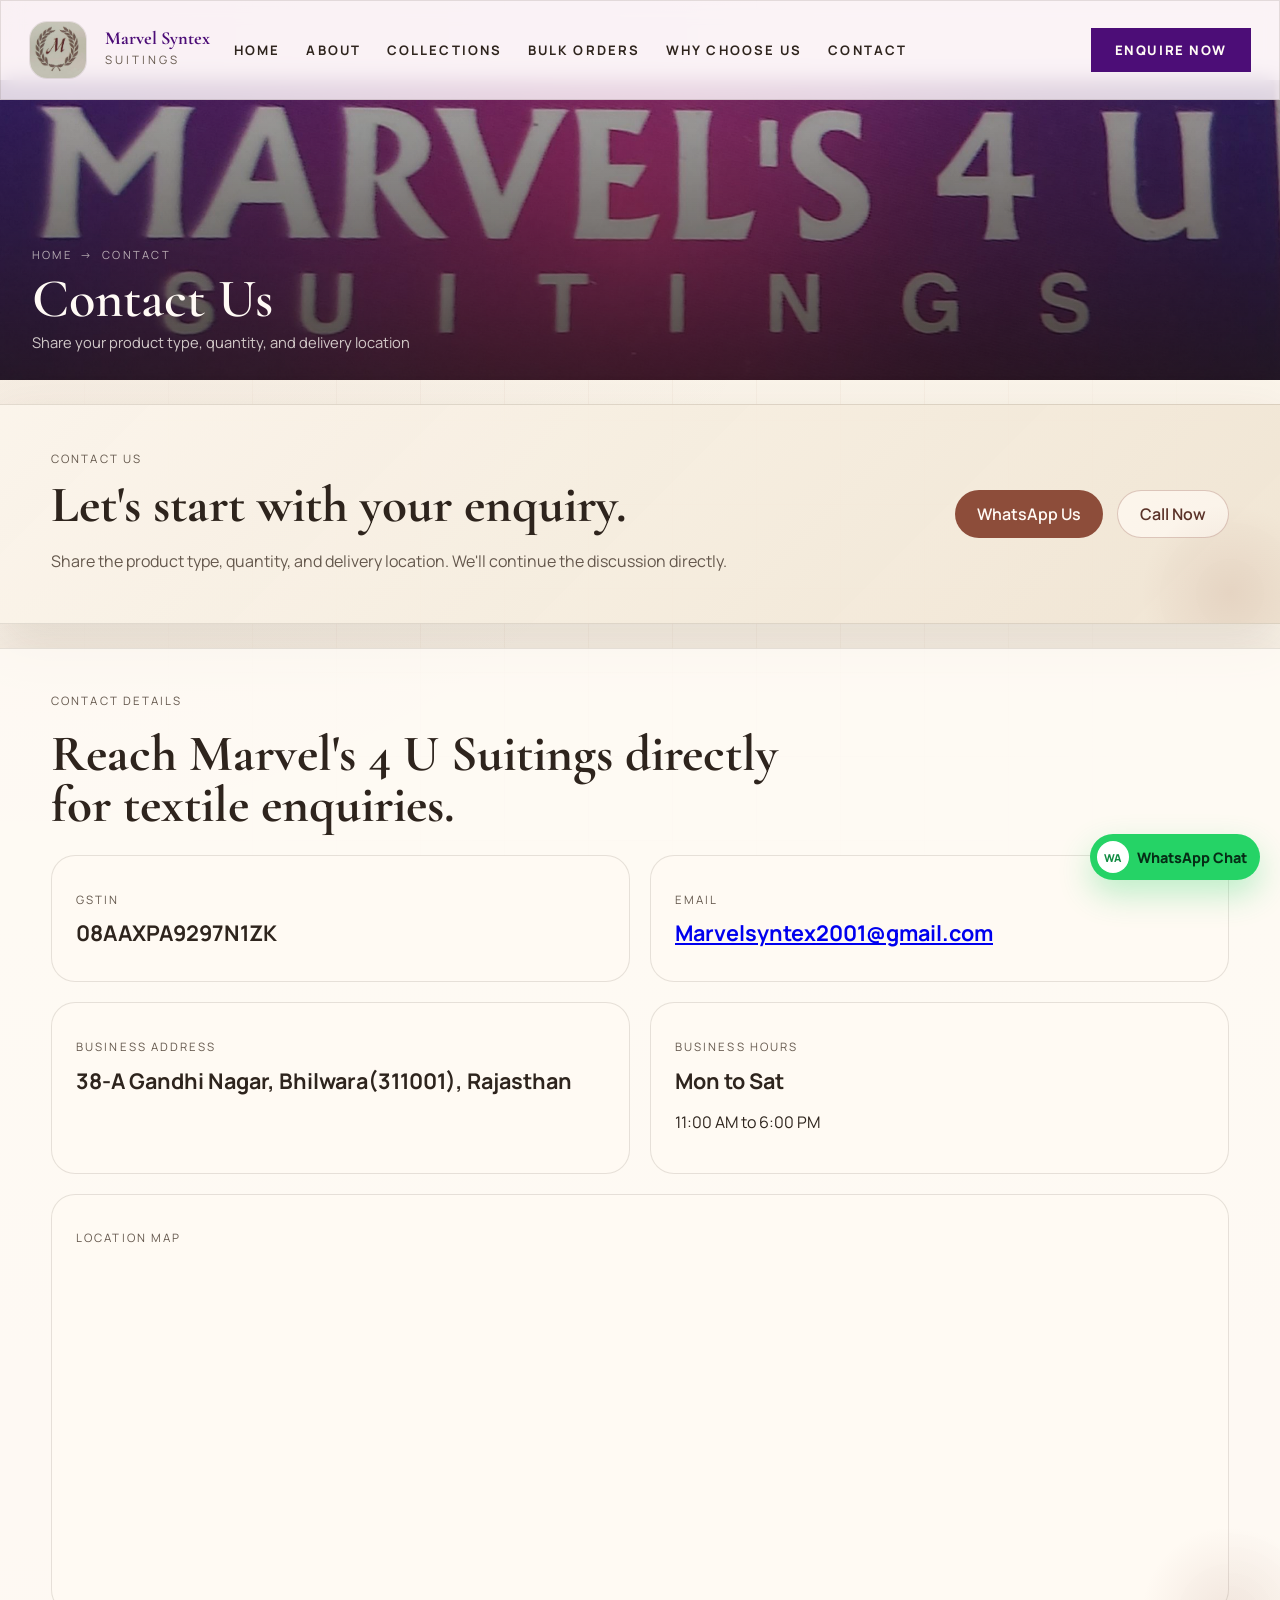
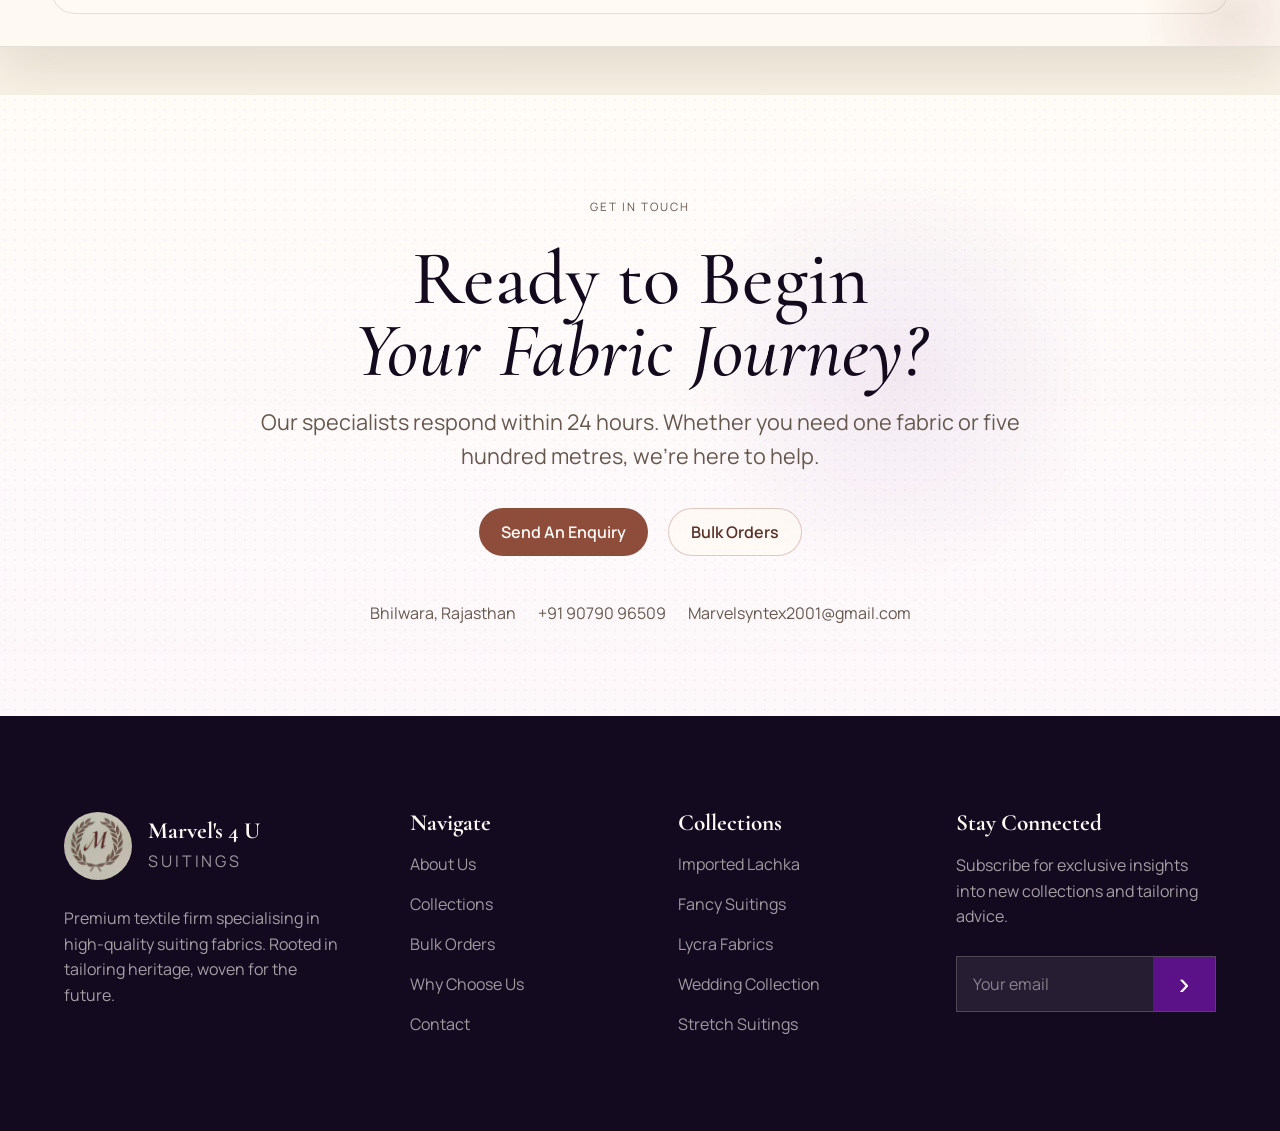
<file: contact.html>
<!DOCTYPE html>
<html lang="en">
<head>
  <meta charset="UTF-8">
  <meta name="viewport" content="width=device-width, initial-scale=1.0">
  <title>Contact | Marvel's 4 U Suitings</title>
  <meta name="description" content="Contact Marvel's 4 U Suitings for fabric enquiries, bulk orders, business details, and location.">
  <link rel="preconnect" href="https://fonts.googleapis.com">
  <link rel="preconnect" href="https://fonts.gstatic.com" crossorigin>
  <link
    href="https://fonts.googleapis.com/css2?family=Cormorant+Garamond:wght@500;600;700&family=Manrope:wght@400;500;600;700&display=swap"
    rel="stylesheet"
  >
  <link rel="icon" type="image/jpeg" href="picture/marvel_logo.jpeg">
  <link rel="stylesheet" href="index.css">
  <!-- ADDED: Premium animation stylesheet -->
  <link rel="stylesheet" href="animation.css">
  <!-- ADDED: Vanilla JS animation controller -->
  <script src="animations.js" defer></script>
</head>
<body id="top" class="site-wide-page">
  <header class="site-header">
  <div class="brand-block">
    <img src="picture/marvel_logo.jpeg" alt="Firm logo" class="brand-logo">
    <div>
      <h1>Marvel Syntex</h1>
      <p class="eyebrow">Suitings</p>
    </div>
  </div>
      <button class="mobile-menu-toggle" aria-label="Toggle menu">
        <span></span>
        <span></span>
        <span></span>
      </button>
  <nav class="site-nav">
    <a href="index.html"><b>Home</b></a>
    <a href="about.html"><b>About</b></a>
    <a href="index.html#catalogue"><b>Collections</b></a>
    <a href="b2b.html"><b>Bulk Orders</b></a>
    <a href="about.html#why-choose-us"><b>Why Choose Us</b></a>
    <a href="contact.html"><b>Contact</b></a>
  </nav>
  <div class="landing-header-actions">
    <a class="landing-enquire" href="https://wa.me/919079096509?text=Hello%2C%20I%20want%20to%20enquire%20about%20Marvel%27s%204%20U%20Suitings." target="_blank" rel="noreferrer">Enquire Now</a>
  </div>
</header>
  <!-- ADDED: Dedicated Contact page split from the home page -->
  <div class="page-shell">
    <div class="cat-hero-banner contact-hero-banner">
      <img src="picture/marvel_banner.jpeg" alt="Marvel's 4 U textile contact banner">
      <div class="banner-overlay"></div>
      <div class="banner-content">
        <p class="banner-breadcrumb"><a href="index.html">Home</a> &nbsp;&rarr;&nbsp; Contact</p>
        <h1>Contact Us</h1>
        <p class="banner-tagline">Share your product type, quantity, and delivery location</p>
      </div>
    </div>

    <section class="contact-banner">
      <div>
        <p class="section-tag">Contact Us</p>
        <h2>Let's start with your enquiry.</h2>
        <p>
          Share the product type, quantity, and delivery location. We'll continue the discussion directly.
        </p>
      </div>
      <div class="contact-actions">
        <a class="button button-primary" href="https://wa.me/919079096509?text=Hello%2C%20I%20want%20to%20discuss%20a%20bulk%20fabric%20order." target="_blank" rel="noreferrer">
          WhatsApp Us
        </a>
        <a class="button button-secondary" href="tel:+919079096509">Call Now</a>
      </div>
    </section>

    <section class="section-block contact-details-section">
      <div class="section-heading">
        <p class="section-tag">Contact Details</p>
        <h2>Reach Marvel's 4 U Suitings directly for textile enquiries.</h2>
      </div>

      <div class="contact-grid">
        <article class="contact-card">
          <p class="section-tag">GSTIN</p>
          <h3>08AAXPA9297N1ZK</h3>
        </article>

        <article class="contact-card">
          <p class="section-tag">Email</p>
          <h3>
            <a href="mailto:Marvelsyntex2001@gmail.com">
              Marvelsyntex2001@gmail.com
            </a>
          </h3>
        </article>

        <article class="contact-card">
          <p class="section-tag">Business Address</p>
          <h3>38-A Gandhi Nagar, Bhilwara(311001), Rajasthan</h3>
        </article>

        <article class="contact-card">
          <p class="section-tag">Business Hours</p>
          <h3>Mon to Sat</h3>
          <p>11:00 AM to 6:00 PM</p>
        </article>
      </div>

      <div class="map-card">
        <p class="section-tag">Location Map</p>
        <iframe
          src="https://www.google.com/maps/embed?pb=!1m18!1m12!1m3!1d3605.7165465173853!2d74.61508197538676!3d25.347290977614676!2m3!1f0!2f0!3f0!3m2!1i1024!2i768!4f13.1!3m3!1m2!1s0x3968c241f68e60a7%3A0xf1ff577064244f84!2sMarvel%20Square%2C%2038-A%2C%20opposite%20Shiv%20Charan%20Mathur%20House%2C%20Mahaveer%20Colony%2C%20Gandhi%20Nagar%2C%20Bhilwara%2C%20Rajasthan%20311001!5e0!3m2!1sen!2sin!4v1776105675534!5m2!1sen!2sin"
          width="100%"
          height="320"
          style="border:0;"
          allowfullscreen=""
          loading="lazy"
          referrerpolicy="no-referrer-when-downgrade">
        </iframe>
      </div>
    </section>
  </div>

  <!-- ADDED: Premium fabric journey call-to-action section -->
  <section class="fabric-journey-section">
    <p class="section-tag">Get In Touch</p>
    <h2>Ready to Begin <span>Your Fabric Journey?</span></h2>
    <p>Our specialists respond within 24 hours. Whether you need one fabric or five hundred metres, we're here to help.</p>
    <div class="fabric-journey-actions">
      <a class="button button-primary" href="https://wa.me/919079096509?text=Hello%2C%20I%20want%20to%20send%20an%20enquiry%20for%20Marvel%27s%204%20U%20Suitings." target="_blank" rel="noreferrer">Send An Enquiry</a>
      <a class="button button-secondary" href="b2b.html">Bulk Orders</a>
    </div>
    <div class="journey-contact-strip">
      <span>Bhilwara, Rajasthan</span>
      <a href="tel:+919079096509">+91 90790 96509</a>
      <a href="mailto:Marvelsyntex2001@gmail.com">Marvelsyntex2001@gmail.com</a>
    </div>
  </section>

  <!-- ADDED: Dark luxury footer -->
  <footer class="luxury-site-footer">
    <div class="footer-brand-column">
      <div class="footer-brand-row">
        <img src="picture/marvel_logo.jpeg" alt="Marvel's 4 U logo">
        <div>
          <h2>Marvel's 4 U</h2>
          <p>Suitings</p>
        </div>
      </div>
      <p>Premium textile firm specialising in high-quality suiting fabrics. Rooted in tailoring heritage, woven for the future.</p>
    </div>
    <div class="footer-column">
      <h3>Navigate</h3>
      <a href="about.html">About Us</a>
      <a href="index.html#catalogue">Collections</a>
      <a href="b2b.html">Bulk Orders</a>
      <a href="about.html#why-choose-us">Why Choose Us</a>
      <a href="contact.html">Contact</a>
    </div>
    <div class="footer-column">
      <h3>Collections</h3>
      <a href="imported_lachka.html">Imported Lachka</a>
      <a href="fancy.html">Fancy Suitings</a>
      <a href="Lycra.html">Lycra Fabrics</a>
      <a href="fancy.html">Wedding Collection</a>
      <a href="Lycra.html">Stretch Suitings</a>
    </div>
    <div class="footer-column footer-connect">
      <h3>Stay Connected</h3>
      <p>Subscribe for exclusive insights into new collections and tailoring advice.</p>
      <form class="footer-subscribe" action="https://formspree.io/marvelsyntex2001@gmail.com" method="POST">
        <input type="hidden" name="_subject" value="New Subscriber – Marvel's 4 U Suitings">
        <input type="email" name="email" placeholder="Your email" aria-label="Your email" required>
        <button type="submit" aria-label="Subscribe">›</button>
      </form>
      <p class="subscribe-success" style="display:none;color:#6f7550;font-size:0.82rem;margin-top:8px;">✓ Thank you! You're subscribed.</p>
    </div>
  </footer>

  <!-- ADDED: Floating WhatsApp chat box button -->
  <a class="whatsapp-chat-button" href="https://wa.me/919079096509?text=Hello%2C%20I%20want%20to%20chat%20about%20Marvel%27s%204%20U%20Suitings." target="_blank" rel="noreferrer" aria-label="Chat on WhatsApp">
    <span class="whatsapp-chat-icon">WA</span>
    <span class="whatsapp-chat-text">WhatsApp Chat</span>
  </a>
</body>
</html>
</file>
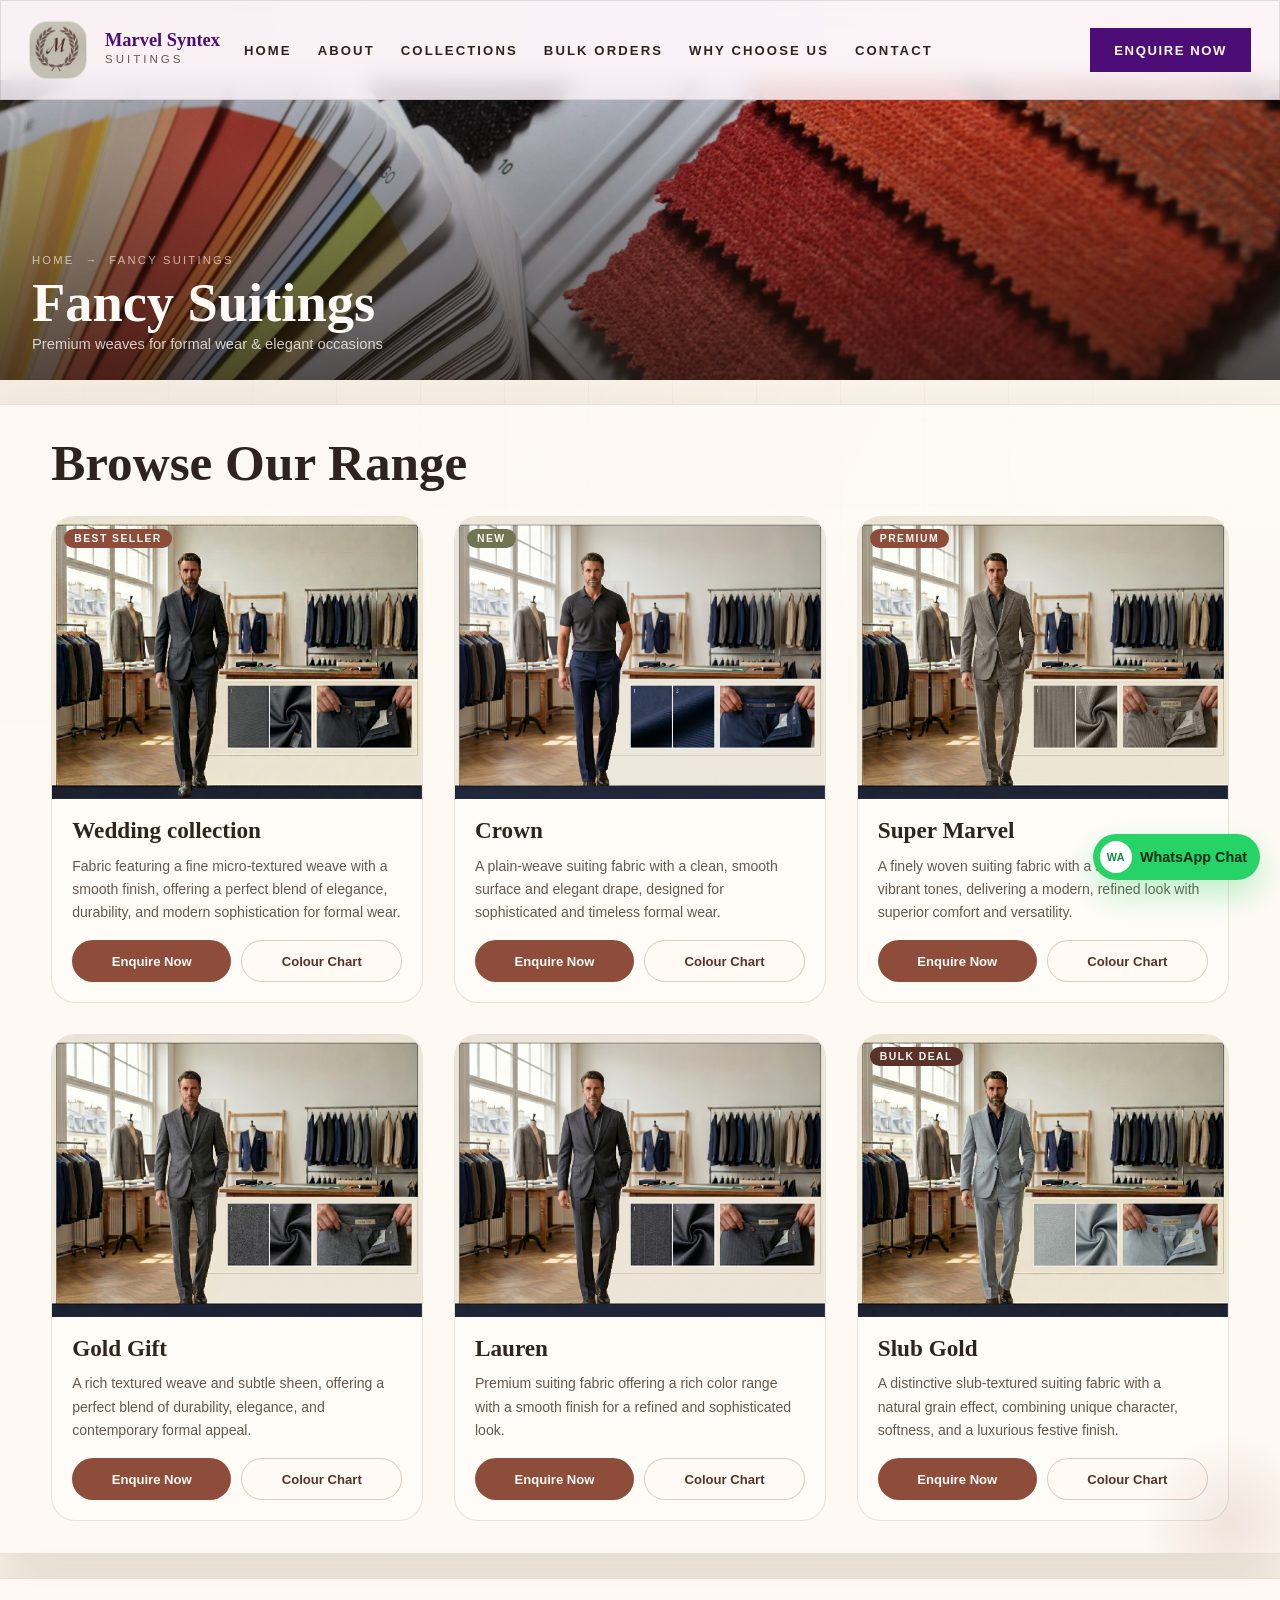
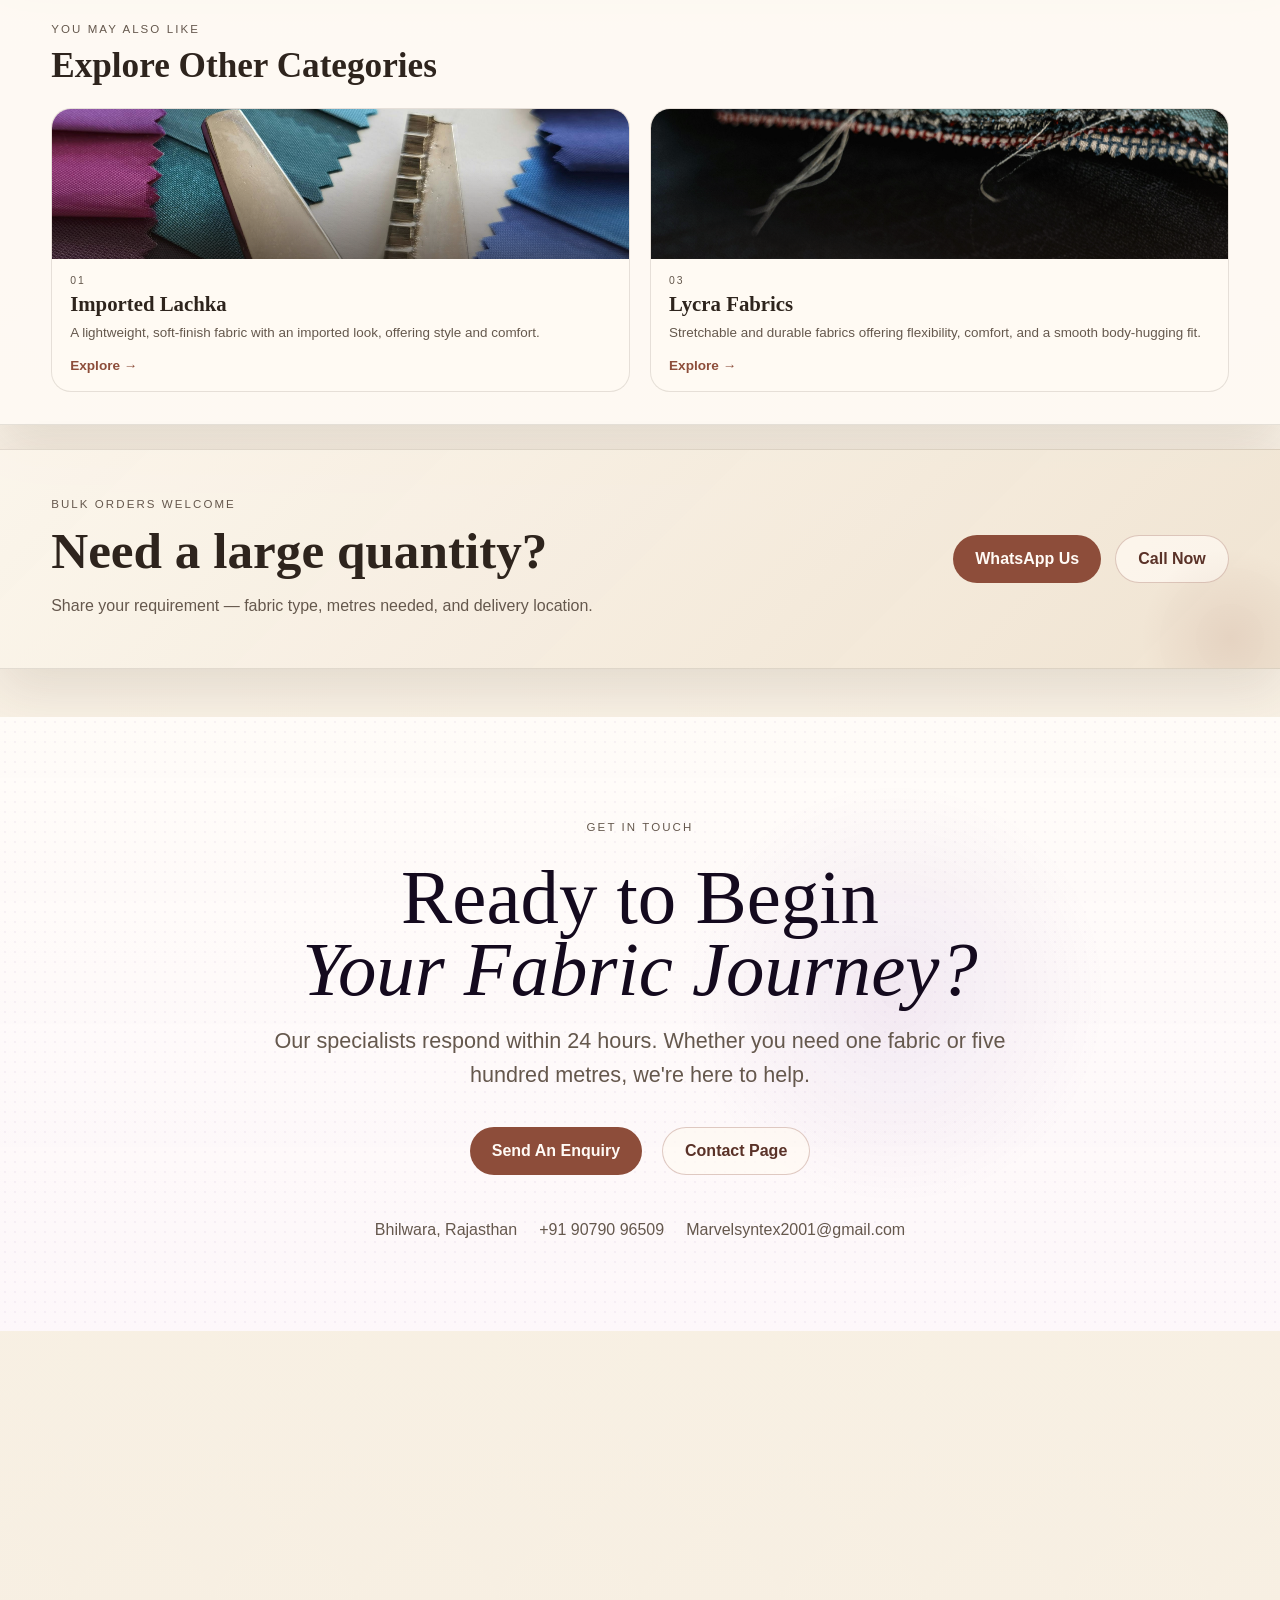
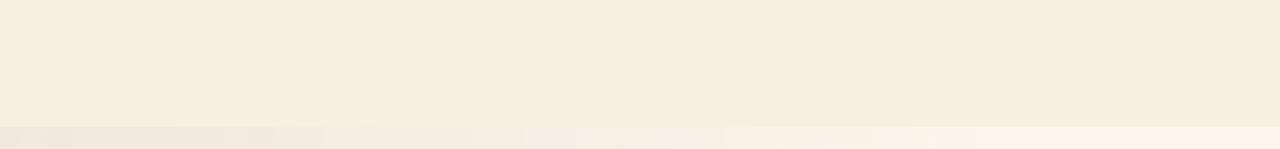
<file: fancy.html>
<!DOCTYPE html>
<html lang="en">
<head>
  <meta charset="UTF-8">
  <meta name="viewport" content="width=device-width, initial-scale=1.0">
  <title>Fancy Suitings</title>
  <link rel="stylesheet" href="index.css">
  <!-- ADDED: Premium animation stylesheet -->
  <link rel="stylesheet" href="animation.css">
  <!-- ADDED: Vanilla JS animation controller -->
  <script src="animations.js" defer></script>
  <link rel="icon" type="image/jpeg" href="picture/marvel_logo.jpeg">
</head>
<body id="top" class="site-wide-page">
  <header class="site-header">
  <div class="brand-block">
    <img src="picture/marvel_logo.jpeg" alt="Firm logo" class="brand-logo">
    <div>
      <h1>Marvel Syntex</h1>
      <p class="eyebrow">Suitings</p>
    </div>
  </div>
      <button class="mobile-menu-toggle" aria-label="Toggle menu">
        <span></span>
        <span></span>
        <span></span>
      </button>
  <nav class="site-nav">
    <a href="index.html"><b>Home</b></a>
    <a href="about.html"><b>About</b></a>
    <a href="index.html#catalogue"><b>Collections</b></a>
    <a href="b2b.html"><b>Bulk Orders</b></a>
    <a href="about.html#why-choose-us"><b>Why Choose Us</b></a>
    <a href="contact.html"><b>Contact</b></a>
  </nav>
  <div class="landing-header-actions">
    <a class="landing-enquire" href="https://wa.me/919079096509?text=Hello%2C%20I%20want%20to%20enquire%20about%20Marvel%27s%204%20U%20Suitings." target="_blank" rel="noreferrer">Enquire Now</a>
  </div>
</header>
  <!-- ADDED: Scroll progress, reveal animations, and page transitions are injected by animations.js -->
   <div class="page-shell">

  <div class="cat-hero-banner">
    <img src="picture/fancy_banner.jpg" alt="Fancy suiting fabric">
    <div class="banner-overlay"></div>
    <div class="banner-content">
      <p class="banner-breadcrumb"><a href="index.html">Home</a> &nbsp;→&nbsp; Fancy Suitings</p>
      <h1>Fancy Suitings</h1>
      <p class="banner-tagline">Premium weaves for formal wear &amp; elegant occasions</p>
    </div>
  </div>
    <!-- NEW: Product Cards -->
    <!-- CHANGED: Browse Our Range section made full-screen width -->
    <section class="section-block products-fullscreen-section" style="margin-top:24px;">
      <div class="section-heading">
        <h2>Browse Our Range</h2>
      </div>
      <div class="products-grid">

        <article class="pcard" data-category="formal">
          <div class="pcard-img-wrap">
            <img src="picture/wedding collection.jpeg" alt="Wedding Collection" class="pcard-img">
            <span class="pcard-badge">Best Seller</span>
          </div>
          <div class="pcard-body">
            <h3 class="pcard-name">Wedding collection</h3>
            <p class="pcard-desc">Fabric featuring a fine micro-textured weave with a smooth finish, offering a perfect blend of elegance, durability, and modern sophistication for formal wear.</p>
            <div class="pcard-actions">
              <a class="pcard-btn pcard-enquire" href="https://wa.me/919079096509?text=Hello%2C%20I%20want%20to%20enquire%20about%20Wedding%20Collection." target="_blank" rel="noreferrer">Enquire Now</a>
              <a class="pcard-btn pcard-call" href="picture/weddingcollection.pdf" target="_blank">Colour Chart</a>
            </div>
          </div>
        </article>
        <article class="pcard" data-category="trouser">
          <div class="pcard-img-wrap">
             <img src="picture/crown 2.jpeg" alt="Crown" class="pcard-img">
            <span class="pcard-badge" style="background:#6f7550;">New</span>
          </div>
          <div class="pcard-body">
            <h3 class="pcard-name">Crown</h3>
            <p class="pcard-desc">A plain-weave suiting fabric with a clean, smooth surface and elegant drape, designed for sophisticated and timeless formal wear.</p>
            <div class="pcard-actions">
              <a class="pcard-btn pcard-enquire" href="https://wa.me/919079096509?text=Hello%2C%20I%20want%20to%20enquire%20about%20Crown." target="_blank" rel="noreferrer">Enquire Now</a>
              <a class="pcard-btn pcard-call" href="picture/crown .pdf" target="_blank">Colour Chart</a>
            </div>
          </div>
        </article>

        <article class="pcard" data-category="premium">
          <div class="pcard-img-wrap">
            <img src="picture/super marvel.jpeg" alt="Super Marvel" class="pcard-img">
            <span class="pcard-badge">Premium</span>
          </div>
          <div class="pcard-body">
            <h3 class="pcard-name">Super Marvel</h3>
            <p class="pcard-desc">A finely woven suiting fabric with a smooth finish and vibrant tones, delivering a modern, refined look with superior comfort and versatility.</p>
            
            <div class="pcard-actions">
              <a class="pcard-btn pcard-enquire" href="https://wa.me/919079096509?text=Hello%2C%20I%20want%20to%20enquire%20about%20Maroon%20Fancy%20Suiting." target="_blank" rel="noreferrer">Enquire Now</a>
              <a class="pcard-btn pcard-call" href="picture/Super Marvel .pdf" target="_blank">Colour Chart</a>
            </div>
          </div>
        </article>
        <article class="pcard" data-category="trouser">
          <div class="pcard-img-wrap">
            <img src="picture/gold gift.jpeg" alt="Gold Gift" class="pcard-img">
          </div>
          <div class="pcard-body">
            <h3 class="pcard-name">Gold Gift</h3>
            <p class="pcard-desc">A rich textured weave and subtle sheen, offering a perfect blend of durability, elegance, and contemporary formal appeal.</p>
            <div class="pcard-actions">
              <a class="pcard-btn pcard-enquire" href="https://wa.me/919079096509?text=Hello%2C%20I%20want%20to%20enquire%20about%20Gold%20Gift." target="_blank" rel="noreferrer">Enquire Now</a>
              <a class="pcard-btn pcard-call" href="picture/Gold Gift.pdf" target="_blank">Colour Chart</a>
            </div>
          </div>
        </article>

        <article class="pcard" data-category="formal">
          <div class="pcard-img-wrap">
            <img src="picture/lauren.jpeg" alt="Lauren" class="pcard-img">
          </div>
          <div class="pcard-body">
            <h3 class="pcard-name">Lauren</h3>
            <p class="pcard-desc">Premium suiting fabric offering a rich color range with a smooth finish for a refined and sophisticated look.</p>
            
            <div class="pcard-actions">
              <a class="pcard-btn pcard-enquire" href="https://wa.me/919079096509?text=Hello%2C%20I%20want%20to%20enquire%20about%20Navy%20Blue%20Formal%20Suiting." target="_blank" rel="noreferrer">Enquire Now</a>
              <a class="pcard-btn pcard-call" href="picture/Lauren.pdf" target="_blank">Colour Chart</a>
            </div>
          </div>
        </article>

        <article class="pcard" data-category="premium">
          <div class="pcard-img-wrap">
            <img src="picture/slub gold.jpeg" alt="Slub Gold" class="pcard-img">
            <span class="pcard-badge" style="background:#5a3228;">Bulk Deal</span>
          </div>
          <div class="pcard-body">
            <h3 class="pcard-name">Slub Gold</h3>
            <p class="pcard-desc">A distinctive slub-textured suiting fabric with a natural grain effect, combining unique character, softness, and a luxurious festive finish.</p>
            
            <div class="pcard-actions">
              <a class="pcard-btn pcard-enquire" href="https://wa.me/919079096509?text=Hello%2C%20I%20want%20to%20enquire%20about%20Slub%20Gold." target="_blank" rel="noreferrer">Enquire Now</a>
              <a class="pcard-btn pcard-call" href="picture/slub gold .pdf" target="_blank">Colour Chart</a>
            </div>
          </div>
        </article>

      </div>
    </section>
    <section class="also-like-section">
  <p class="section-tag">You May Also Like</p>
  <h2 style="font-family:'Cormorant Garamond',serif;font-size:clamp(1.6rem,3vw,2.2rem);margin:4px 0 0;">Explore Other Categories</h2>
  <div class="also-like-grid">

    <a class="also-like-card" href="imported_lachka.html">
      <div class="also-like-img-wrap">
        <img src="picture/luchka_banner.jpg" alt="Imported Luchka">
        <div class="al-overlay"></div>
      </div>
      <div class="also-like-body">
        <span class="al-num">01</span>
        <h3>Imported Lachka</h3>
        <p>A lightweight, soft-finish fabric with an imported look, offering style and comfort.</p>
        <span class="al-cta">Explore →</span>
      </div>
    </a>

    <a class="also-like-card" href="Lycra.html">
      <div class="also-like-img-wrap">
        <img src="picture/lycra_banner.jpg" alt="Lycra Fabrics">
        <div class="al-overlay"></div>
      </div>
      <div class="also-like-body">
        <span class="al-num">03</span>
        <h3>Lycra Fabrics</h3>
        <p>Stretchable and durable fabrics offering flexibility, comfort, and a smooth body-hugging fit.</p>
        <span class="al-cta">Explore →</span>
      </div>
    </a>

  </div>
</section>
    <!-- Bulk Order Banner -->
    <section class="contact-banner" style="margin-top:24px;">
      <div>
        <p class="section-tag">Bulk Orders Welcome</p>
        <h2>Need a large quantity?</h2>
        <p>Share your requirement — fabric type, metres needed, and delivery location.</p>
      </div>
      <div class="contact-actions">
        <a class="button button-primary" href="https://wa.me/919079096509?text=Hello%2C%20I%20want%20to%20place%20a%20bulk%20order%20for%20Fancy%20Suiting." target="_blank" rel="noreferrer">WhatsApp Us</a>
        <a class="button button-secondary" href="tel:+919079096509">Call Now</a>
      </div>
    </section>

  </div>

  <!-- ADDED: Premium fabric journey call-to-action section -->
  <section class="fabric-journey-section">
    <p class="section-tag">Get In Touch</p>
    <h2>Ready to Begin <span>Your Fabric Journey?</span></h2>
    <p>Our specialists respond within 24 hours. Whether you need one fabric or five hundred metres, we're here to help.</p>
    <div class="fabric-journey-actions">
      <a class="button button-primary" href="https://wa.me/919079096509?text=Hello%2C%20I%20want%20to%20send%20an%20enquiry%20for%20Fancy%20Suitings." target="_blank" rel="noreferrer">Send An Enquiry</a>
      <a class="button button-secondary" href="contact.html">Contact Page</a>
    </div>
    <div class="journey-contact-strip">
      <span>Bhilwara, Rajasthan</span>
      <a href="tel:+919079096509">+91 90790 96509</a>
      <a href="mailto:Marvelsyntex2001@gmail.com">Marvelsyntex2001@gmail.com</a>
    </div>
  </section>

  <!-- ADDED: Dark luxury footer inspired by the provided reference -->
  <footer class="luxury-site-footer">
    <div class="footer-brand-column">
      <div class="footer-brand-row">
        <img src="picture/marvel_logo.jpeg" alt="Marvel's 4 U logo">
        <div>
          <h2>Marvel's 4 U</h2>
          <p>Suitings</p>
        </div>
      </div>
      <p>Premium textile firm specialising in high-quality suiting fabrics. Rooted in tailoring heritage, woven for the future.</p>
    </div>
    <div class="footer-column">
      <h3>Navigate</h3>
      <a href="about.html">About Us</a>
      <a href="index.html#catalogue">Collections</a>
      <a href="b2b.html">Bulk Orders</a>
      <a href="about.html#why-choose-us">Why Choose Us</a>
      <a href="contact.html">Contact</a>
    </div>
    <div class="footer-column">
      <h3>Collections</h3>
      <a href="imported_lachka.html">Imported Lachka</a>
      <a href="fancy.html">Fancy Suitings</a>
      <a href="Lycra.html">Lycra Fabrics</a>
      <a href="fancy.html">Wedding Collection</a>
      <a href="Lycra.html">Stretch Suitings</a>
    </div>
    <div class="footer-column footer-connect">
      <h3>Stay Connected</h3>
      <p>Subscribe for exclusive insights into new collections and tailoring advice.</p>
      <form class="footer-subscribe" action="https://formspree.io/marvelsyntex2001@gmail.com" method="POST">
        <input type="hidden" name="_subject" value="New Subscriber – Marvel's 4 U Suitings">
        <input type="email" name="email" placeholder="Your email" aria-label="Your email" required>
        <button type="submit" aria-label="Subscribe">›</button>
      </form>
      <p class="subscribe-success" style="display:none;color:#6f7550;font-size:0.82rem;margin-top:8px;">✓ Thank you! You're subscribed.</p>
    </div>
  </footer>

  <!-- ADDED: Floating WhatsApp chat box button -->
  <a class="whatsapp-chat-button" href="https://wa.me/919079096509?text=Hello%2C%20I%20want%20to%20chat%20about%20Fancy%20Suitings." target="_blank" rel="noreferrer" aria-label="Chat on WhatsApp">
    <span class="whatsapp-chat-icon">WA</span>
    <span class="whatsapp-chat-text">WhatsApp Chat</span>
  </a>

  <script>
    function filterCards(cat, btn) {
      document.querySelectorAll('.filter-btn').forEach(b => b.classList.remove('active'));
      btn.classList.add('active');
      document.querySelectorAll('.pcard').forEach(card => {
        card.style.display = (cat === 'all' || card.dataset.category === cat) ? '' : 'none';
      });
    }
  </script>
</body>
</html>
</file>
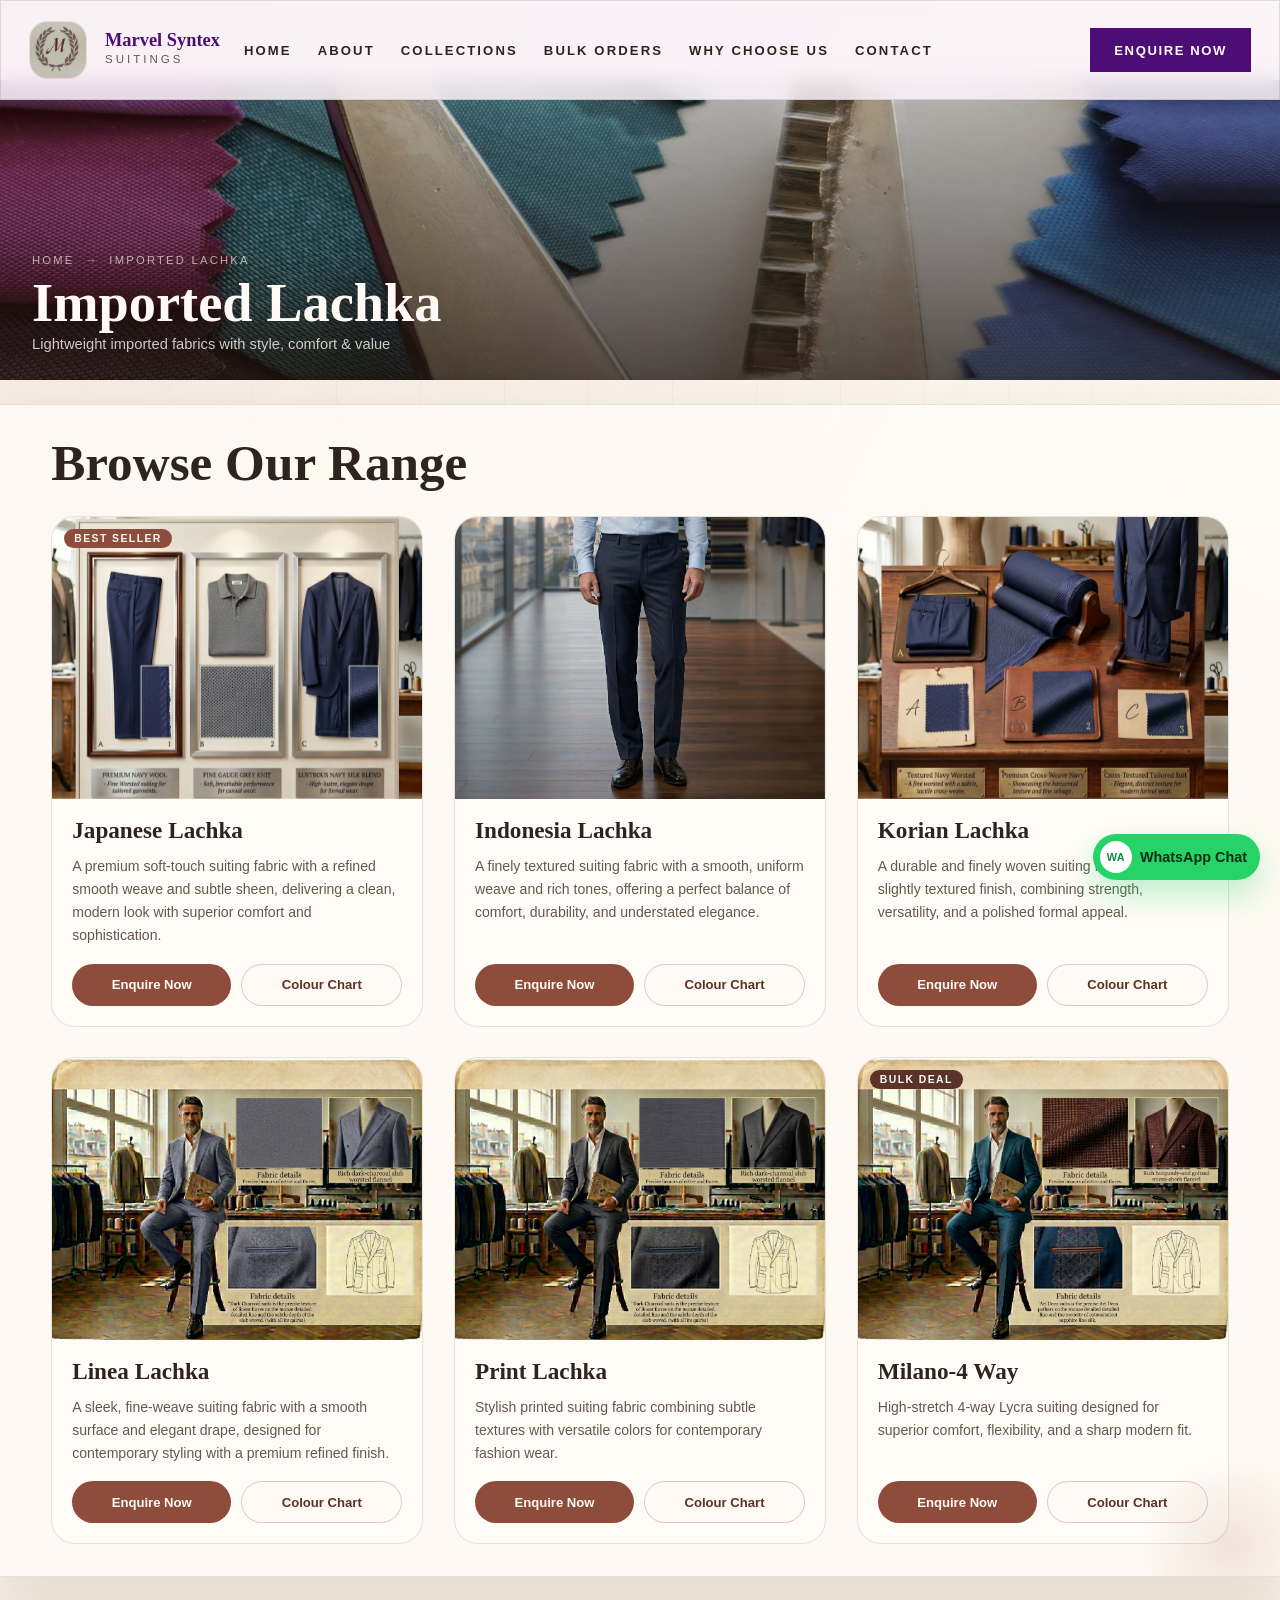
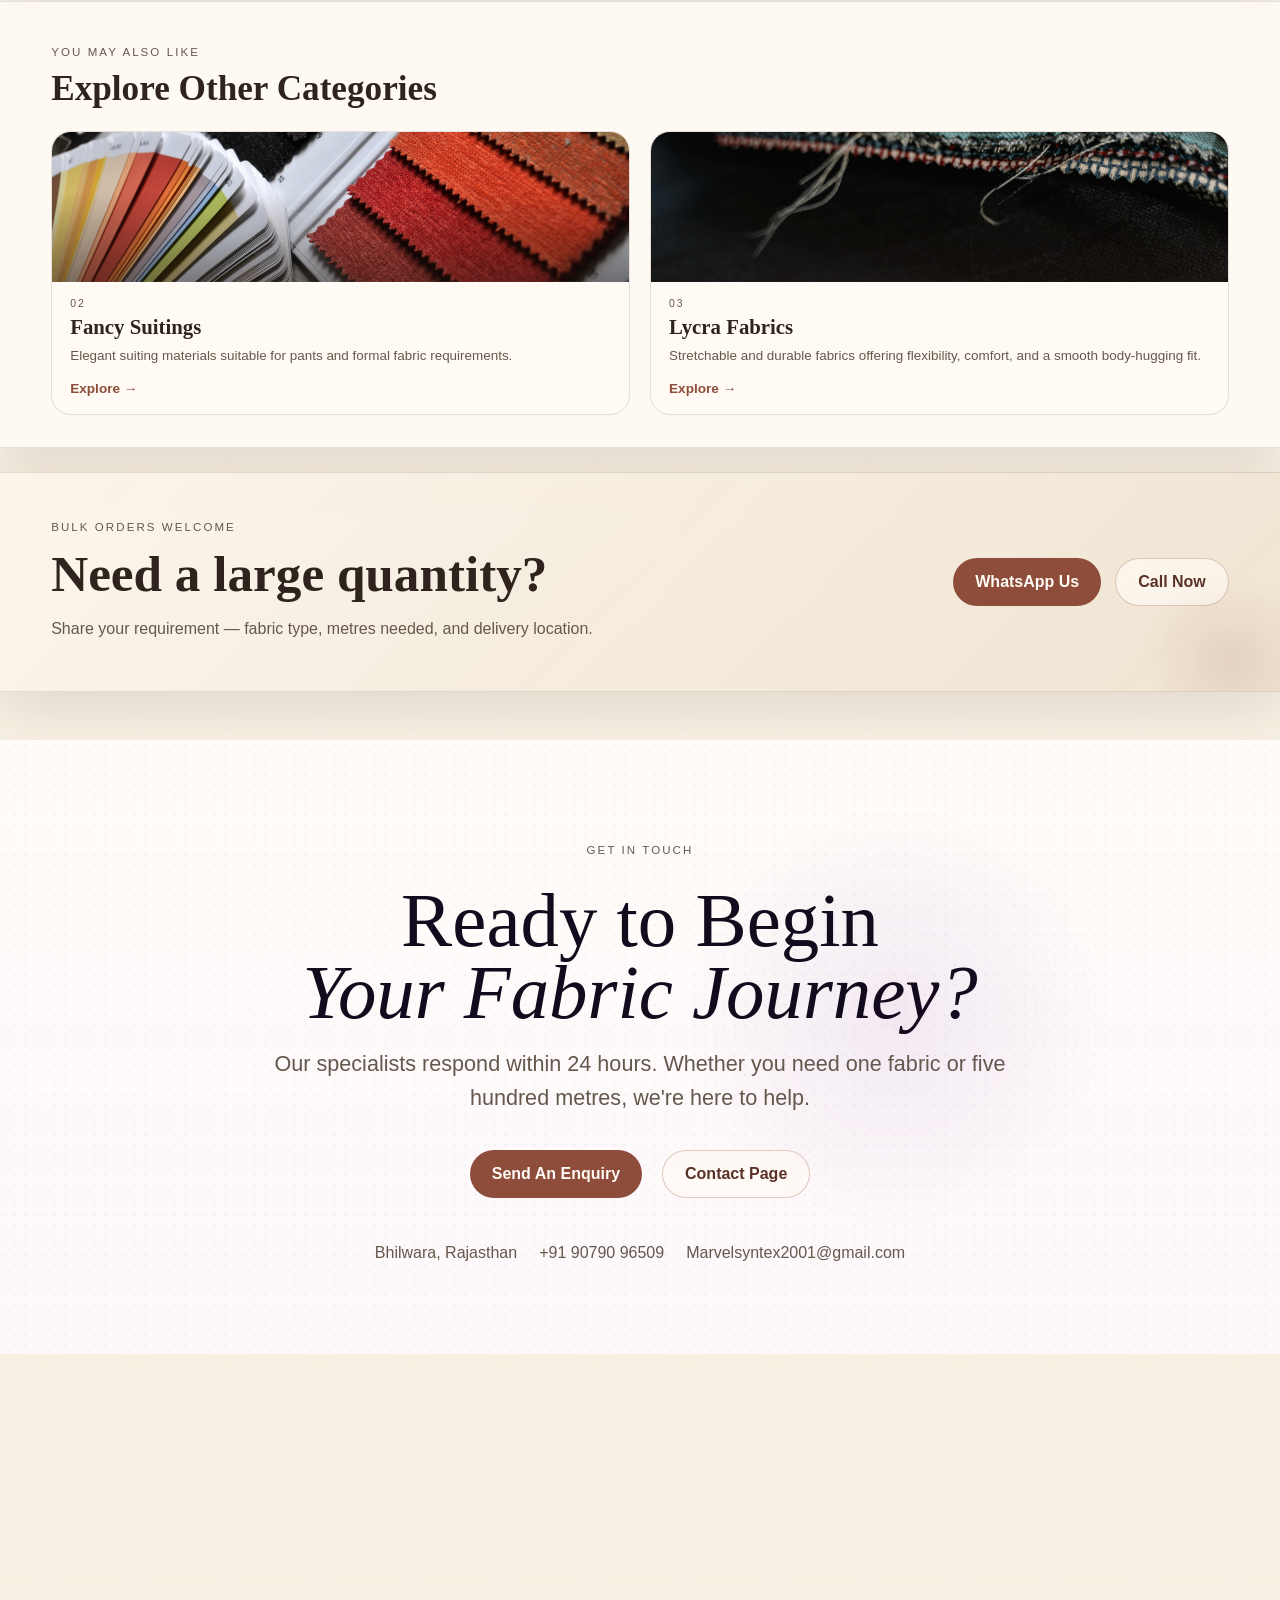
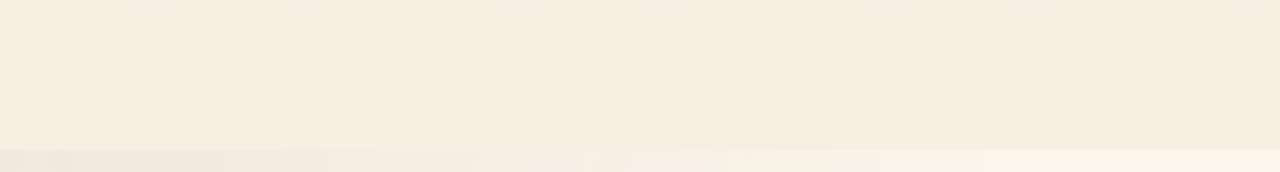
<file: imported_lachka.html>
<!DOCTYPE html>
<html lang="en">
<head>
  <meta charset="UTF-8">
  <meta name="viewport" content="width=device-width, initial-scale=1.0">
  <title>IMPORTED LUCHKA</title>
  <link rel="stylesheet" href="index.css">
  <!-- ADDED: Premium animation stylesheet -->
  <link rel="stylesheet" href="animation.css">
  <!-- ADDED: Vanilla JS animation controller -->
  <script src="animations.js" defer></script>
  <link rel="icon" type="image/jpeg" href="picture/marvel_logo.jpeg">
</head>
<body id="top" class="site-wide-page">
  <header class="site-header">
  <div class="brand-block">
    <img src="picture/marvel_logo.jpeg" alt="Firm logo" class="brand-logo">
    <div>
      <h1>Marvel Syntex</h1>
      <p class="eyebrow">Suitings</p>
    </div>
  </div>
      <button class="mobile-menu-toggle" aria-label="Toggle menu">
        <span></span>
        <span></span>
        <span></span>
      </button>
  <nav class="site-nav">
    <a href="index.html"><b>Home</b></a>
    <a href="about.html"><b>About</b></a>
    <a href="index.html#catalogue"><b>Collections</b></a>
    <a href="b2b.html"><b>Bulk Orders</b></a>
    <a href="about.html#why-choose-us"><b>Why Choose Us</b></a>
    <a href="contact.html"><b>Contact</b></a>
  </nav>
  <div class="landing-header-actions">
    <a class="landing-enquire" href="https://wa.me/919079096509?text=Hello%2C%20I%20want%20to%20enquire%20about%20Marvel%27s%204%20U%20Suitings." target="_blank" rel="noreferrer">Enquire Now</a>
  </div>
</header>
  <!-- ADDED: Scroll progress, reveal animations, and page transitions are injected by animations.js -->
  <div class="page-shell">

  <div class="cat-hero-banner">
    <img src="picture/luchka_banner.jpg" alt="Imported Luchka fabric">
    <div class="banner-overlay"></div>
    <div class="banner-content">
      <p class="banner-breadcrumb"><a href="index.html">Home</a> &nbsp;→&nbsp; Imported Lachka</p>
      <h1>Imported Lachka</h1>
      <p class="banner-tagline">Lightweight imported fabrics with style, comfort &amp; value</p>
    </div>
  </div>
    <!-- NEW: Product Cards -->
    <!-- CHANGED: Browse Our Range section made full-screen width -->
    <section class="section-block products-fullscreen-section" style="margin-top:24px;">
      <div class="section-heading">
        <h2>Browse Our Range</h2>
      </div>
      <div class="products-grid">

        <article class="pcard" data-category="formal">
          <div class="pcard-img-wrap">
          <img src="picture/lachka.jpeg" alt="Japanese Lachka fabric" class="pcard-img">
          <span class="pcard-badge">Best Seller</span>
          </div>
          <div class="pcard-body">
            <h3 class="pcard-name">Japanese Lachka</h3>
            <p class="pcard-desc">A premium soft-touch suiting fabric with a refined smooth weave and subtle sheen, delivering a clean, modern look with superior comfort and sophistication.</p>
            <div class="pcard-actions">
              <a class="pcard-btn pcard-enquire" href="https://wa.me/919079096509?text=Hello%2C%20I%20want%20to%20enquire%20about%20Japanese%20Lachka." target="_blank" rel="noreferrer">Enquire Now</a>
              <a class="pcard-btn pcard-call" href="picture/Japanese Lachka .pdf" target="_blank">Colour Chart</a>
            </div>
          </div>
        </article>

        <article class="pcard" data-category="trouser">
          <div class="pcard-img-wrap">
            <img src="picture/lachka2.jpeg" alt="Indonesia Lachka fabric" class="pcard-img">
          </div>
          <div class="pcard-body">
            <h3 class="pcard-name">Indonesia Lachka</h3>
            <p class="pcard-desc">A finely textured suiting fabric with a smooth, uniform weave and rich tones, offering a perfect balance of comfort, durability, and understated elegance.</p>
            <div class="pcard-actions">
              <a class="pcard-btn pcard-enquire" href="https://wa.me/919079096509?text=Hello%2C%20I%20want%20to%20enquire%20about%20Indonesia%20Lachka" target="_blank" rel="noreferrer">Enquire Now</a>
              <a class="pcard-btn pcard-call" href="picture/Indonesia Lachka .pdf" target="_blank">Colour Chart</a>
            </div>
          </div>
        </article>

        <article class="pcard" data-category="premium">
          <div class="pcard-img-wrap">
            <img src="picture/korian lachka.jpeg" alt="Korian Lachka" class="pcard-img">
          </div>
          <div class="pcard-body">
            <h3 class="pcard-name">Korian Lachka</h3>
            <p class="pcard-desc">A durable and finely woven suiting fabric with a slightly textured finish, combining strength, versatility, and a polished formal appeal.</p>
            
            <div class="pcard-actions">
              <a class="pcard-btn pcard-enquire" href="https://wa.me/919079096509?text=Hello%2C%20I%20want%20to%20enquire%20about%20Korian%20Lachka" target="_blank" rel="noreferrer">Enquire Now</a>
              <a class="pcard-btn pcard-call" href="picture/KORIAN Lachka.pdf" target="_blank">Colour Chart</a>
            </div>
          </div>
        </article>

        <article class="pcard" data-category="trouser">
          <div class="pcard-img-wrap">
            <img src="picture/linea lachka.jpeg" alt="Linea Lachka" class="pcard-img">
          </div>
          <div class="pcard-body">
            <h3 class="pcard-name">Linea Lachka</h3>
            <p class="pcard-desc">A sleek, fine-weave suiting fabric with a smooth surface and elegant drape, designed for contemporary styling with a premium refined finish.</p>
            <div class="pcard-actions">
              <a class="pcard-btn pcard-enquire" href="https://wa.me/919079096509?text=Hello%2C%20I%20want%20to%20enquire%20about%20Linea%20Lachka." target="_blank" rel="noreferrer">Enquire Now</a>
              <a class="pcard-btn pcard-call" href="picture/Linea Lachka.pdf" target="_blank">Colour Chart</a>
            </div>
          </div>
        </article>

        <article class="pcard" data-category="formal">
          <div class="pcard-img-wrap">
            <img src="picture/print lachka.jpeg" alt="Print Lachka" class="pcard-img">
          </div>
          <div class="pcard-body">
            <h3 class="pcard-name">Print Lachka</h3>
            <p class="pcard-desc">Stylish printed suiting fabric combining subtle textures with versatile colors for contemporary fashion wear.</p>
            
            <div class="pcard-actions">
              <a class="pcard-btn pcard-enquire" href="https://wa.me/919079096509?text=Hello%2C%20I%20want%20to%20enquire%20about%20Print%20Lachka." target="_blank" rel="noreferrer">Enquire Now</a>
              <a class="pcard-btn pcard-call" href="picture/Print Lachka .pdf" target="_blank">Colour Chart</a>
            </div>
          </div>
        </article>

        <article class="pcard" data-category="premium">
          <div class="pcard-img-wrap">
            <img src="picture/LYCRA MILANO.jpeg" alt="Milano-4 Way" class="pcard-img">
            <span class="pcard-badge" style="background:#5a3228;">Bulk Deal</span>
          </div>
          <div class="pcard-body">
            <h3 class="pcard-name">Milano-4 Way</h3>
            <p class="pcard-desc">High-stretch 4-way Lycra suiting designed for superior comfort, flexibility, and a sharp modern fit.</p>
            <div class="pcard-actions">
              <a class="pcard-btn pcard-enquire" href="https://wa.me/919079096509?text=Hello%2C%20I%20want%20to%20enquire%20about%20Dark%20Brown%20Fancy%20Suiting." target="_blank" rel="noreferrer">Enquire Now</a>
              <a class="pcard-btn pcard-call" href="picture/Lycra Milano-4 way.pdf" target="_blank">Colour Chart</a>
            </div>
          </div>
        </article>

      </div>
    </section>
    <section class="also-like-section">
  <p class="section-tag">You May Also Like</p>
  <h2 style="font-family:'Cormorant Garamond',serif;font-size:clamp(1.6rem,3vw,2.2rem);margin:4px 0 0;">Explore Other Categories</h2>
  <div class="also-like-grid">

    <a class="also-like-card" href="fancy.html">
      <div class="also-like-img-wrap">
        <img src="picture/fancy_banner.jpg" alt="Fancy Suitings">
        <div class="al-overlay"></div>
      </div>
      <div class="also-like-body">
        <span class="al-num">02</span>
        <h3>Fancy Suitings</h3>
        <p>Elegant suiting materials suitable for pants and formal fabric requirements.</p>
        <span class="al-cta">Explore →</span>
      </div>
    </a>

    <a class="also-like-card" href="Lycra.html">
      <div class="also-like-img-wrap">
        <img src="picture/lycra_banner.jpg" alt="Lycra Fabrics">
        <div class="al-overlay"></div>
      </div>
      <div class="also-like-body">
        <span class="al-num">03</span>
        <h3>Lycra Fabrics</h3>
        <p>Stretchable and durable fabrics offering flexibility, comfort, and a smooth body-hugging fit.</p>
        <span class="al-cta">Explore →</span>
      </div>
    </a>

  </div>
</section>
    <!-- Bulk Order Banner -->
    <section class="contact-banner" style="margin-top:24px;">
      <div>
        <p class="section-tag">Bulk Orders Welcome</p>
        <h2>Need a large quantity?</h2>
        <p>Share your requirement — fabric type, metres needed, and delivery location.</p>
      </div>
      <div class="contact-actions">
        <a class="button button-primary" href="https://wa.me/919079096509?text=Hello%2C%20I%20want%20to%20place%20a%20bulk%20order%20for%20Fancy%20Suiting." target="_blank" rel="noreferrer">WhatsApp Us</a>
        <a class="button button-secondary" href="tel:+919079096509">Call Now</a>
      </div>
    </section>

  </div>

  <!-- ADDED: Premium fabric journey call-to-action section -->
  <section class="fabric-journey-section">
    <p class="section-tag">Get In Touch</p>
    <h2>Ready to Begin <span>Your Fabric Journey?</span></h2>
    <p>Our specialists respond within 24 hours. Whether you need one fabric or five hundred metres, we're here to help.</p>
    <div class="fabric-journey-actions">
      <a class="button button-primary" href="https://wa.me/919079096509?text=Hello%2C%20I%20want%20to%20send%20an%20enquiry%20for%20Imported%20Lachka." target="_blank" rel="noreferrer">Send An Enquiry</a>
      <a class="button button-secondary" href="contact.html">Contact Page</a>
    </div>
    <div class="journey-contact-strip">
      <span>Bhilwara, Rajasthan</span>
      <a href="tel:+919079096509">+91 90790 96509</a>
      <a href="mailto:Marvelsyntex2001@gmail.com">Marvelsyntex2001@gmail.com</a>
    </div>
  </section>

  <!-- ADDED: Dark luxury footer inspired by the provided reference -->
  <footer class="luxury-site-footer">
    <div class="footer-brand-column">
      <div class="footer-brand-row">
        <img src="picture/marvel_logo.jpeg" alt="Marvel's 4 U logo">
        <div>
          <h2>Marvel's 4 U</h2>
          <p>Suitings</p>
        </div>
      </div>
      <p>Premium textile firm specialising in high-quality suiting fabrics. Rooted in tailoring heritage, woven for the future.</p>
    </div>
    <div class="footer-column">
      <h3>Navigate</h3>
      <a href="about.html">About Us</a>
      <a href="index.html#catalogue">Collections</a>
      <a href="b2b.html">Bulk Orders</a>
      <a href="about.html#why-choose-us">Why Choose Us</a>
      <a href="contact.html">Contact</a>
    </div>
    <div class="footer-column">
      <h3>Collections</h3>
      <a href="imported_lachka.html">Imported Lachka</a>
      <a href="fancy.html">Fancy Suitings</a>
      <a href="Lycra.html">Lycra Fabrics</a>
      <a href="fancy.html">Wedding Collection</a>
      <a href="Lycra.html">Stretch Suitings</a>
    </div>
    <div class="footer-column footer-connect">
      <h3>Stay Connected</h3>
      <p>Subscribe for exclusive insights into new collections and tailoring advice.</p>
      <form class="footer-subscribe" action="https://formspree.io/marvelsyntex2001@gmail.com" method="POST">
        <input type="hidden" name="_subject" value="New Subscriber – Marvel's 4 U Suitings">
        <input type="email" name="email" placeholder="Your email" aria-label="Your email" required>
        <button type="submit" aria-label="Subscribe">›</button>
      </form>
      <p class="subscribe-success" style="display:none;color:#6f7550;font-size:0.82rem;margin-top:8px;">✓ Thank you! You're subscribed.</p>
    </div>
  </footer>

  <!-- ADDED: Floating WhatsApp chat box button -->
  <a class="whatsapp-chat-button" href="https://wa.me/919079096509?text=Hello%2C%20I%20want%20to%20chat%20about%20Imported%20Lachka." target="_blank" rel="noreferrer" aria-label="Chat on WhatsApp">
    <span class="whatsapp-chat-icon">WA</span>
    <span class="whatsapp-chat-text">WhatsApp Chat</span>
  </a>

  <script>
    function filterCards(cat, btn) {
      document.querySelectorAll('.filter-btn').forEach(b => b.classList.remove('active'));
      btn.classList.add('active');
      document.querySelectorAll('.pcard').forEach(card => {
        card.style.display = (cat === 'all' || card.dataset.category === cat) ? '' : 'none';
      });
    }
  </script>
</body>
</html>
</file>
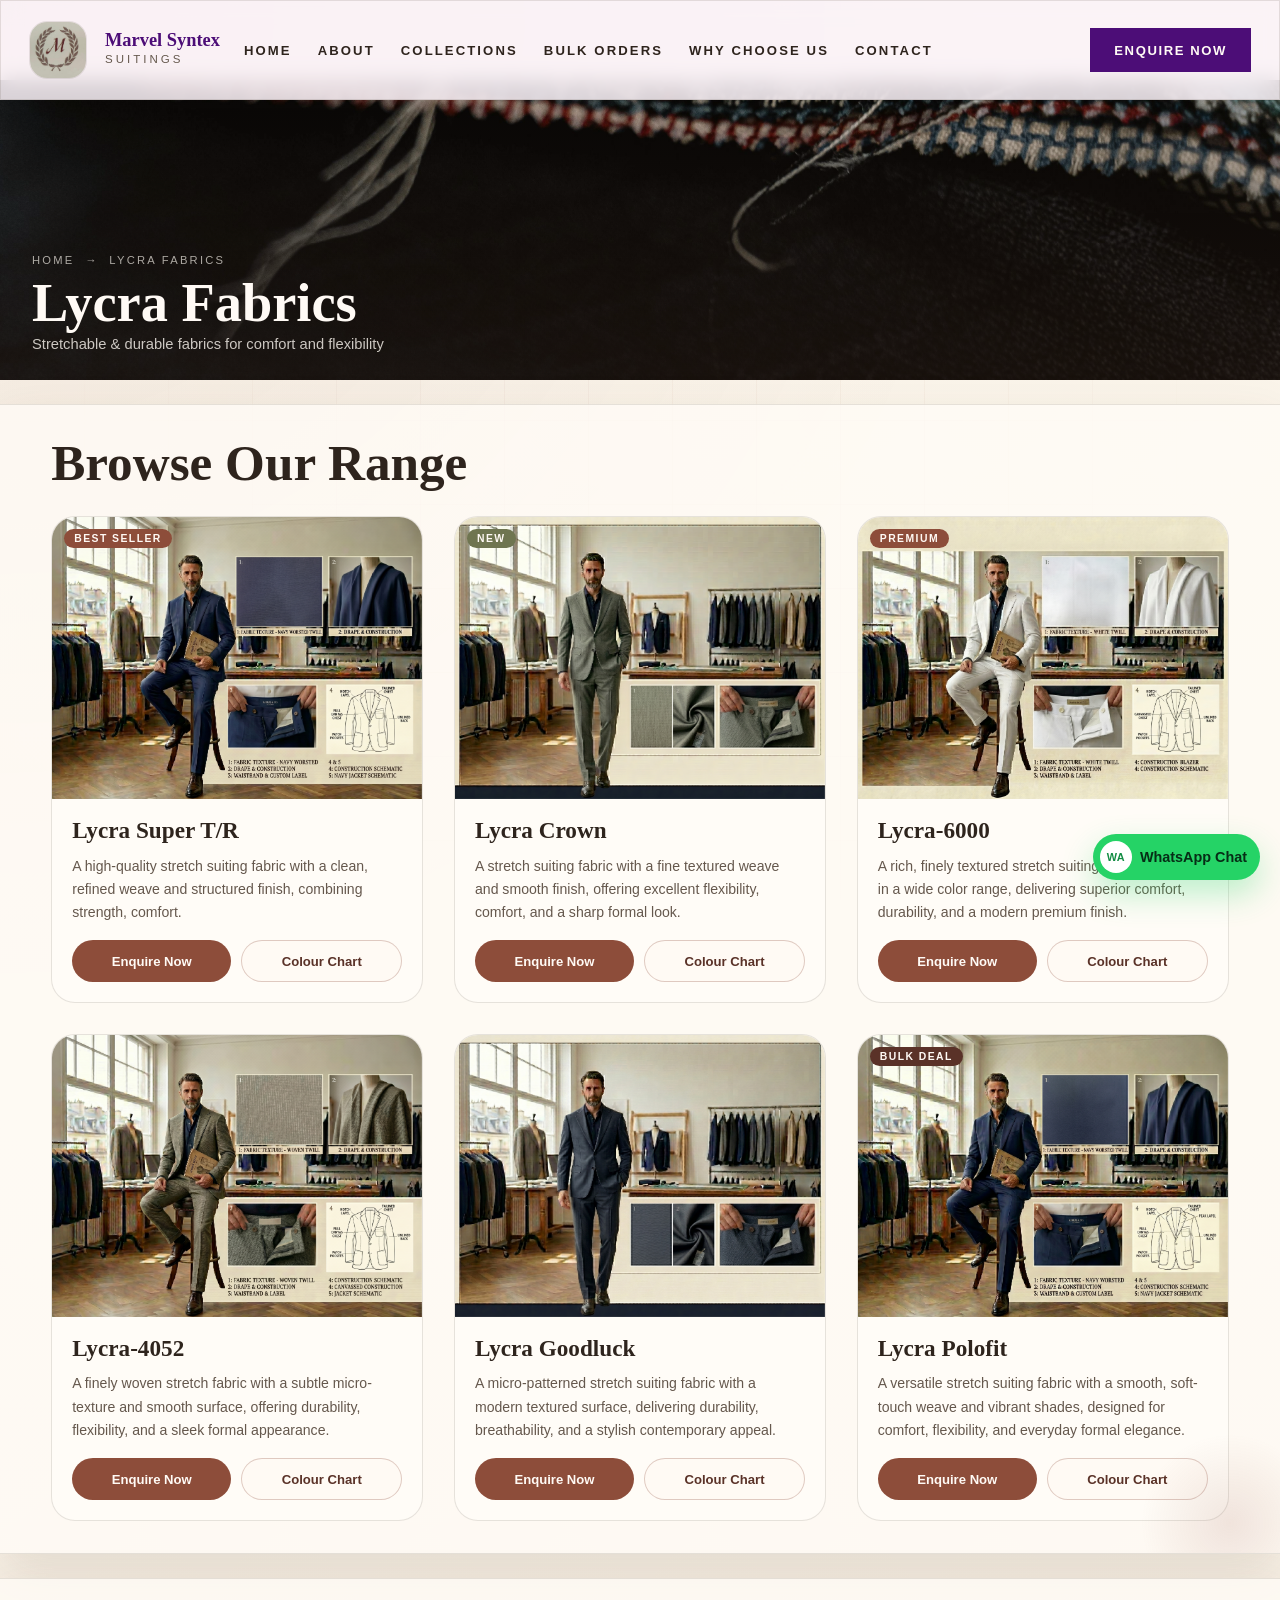
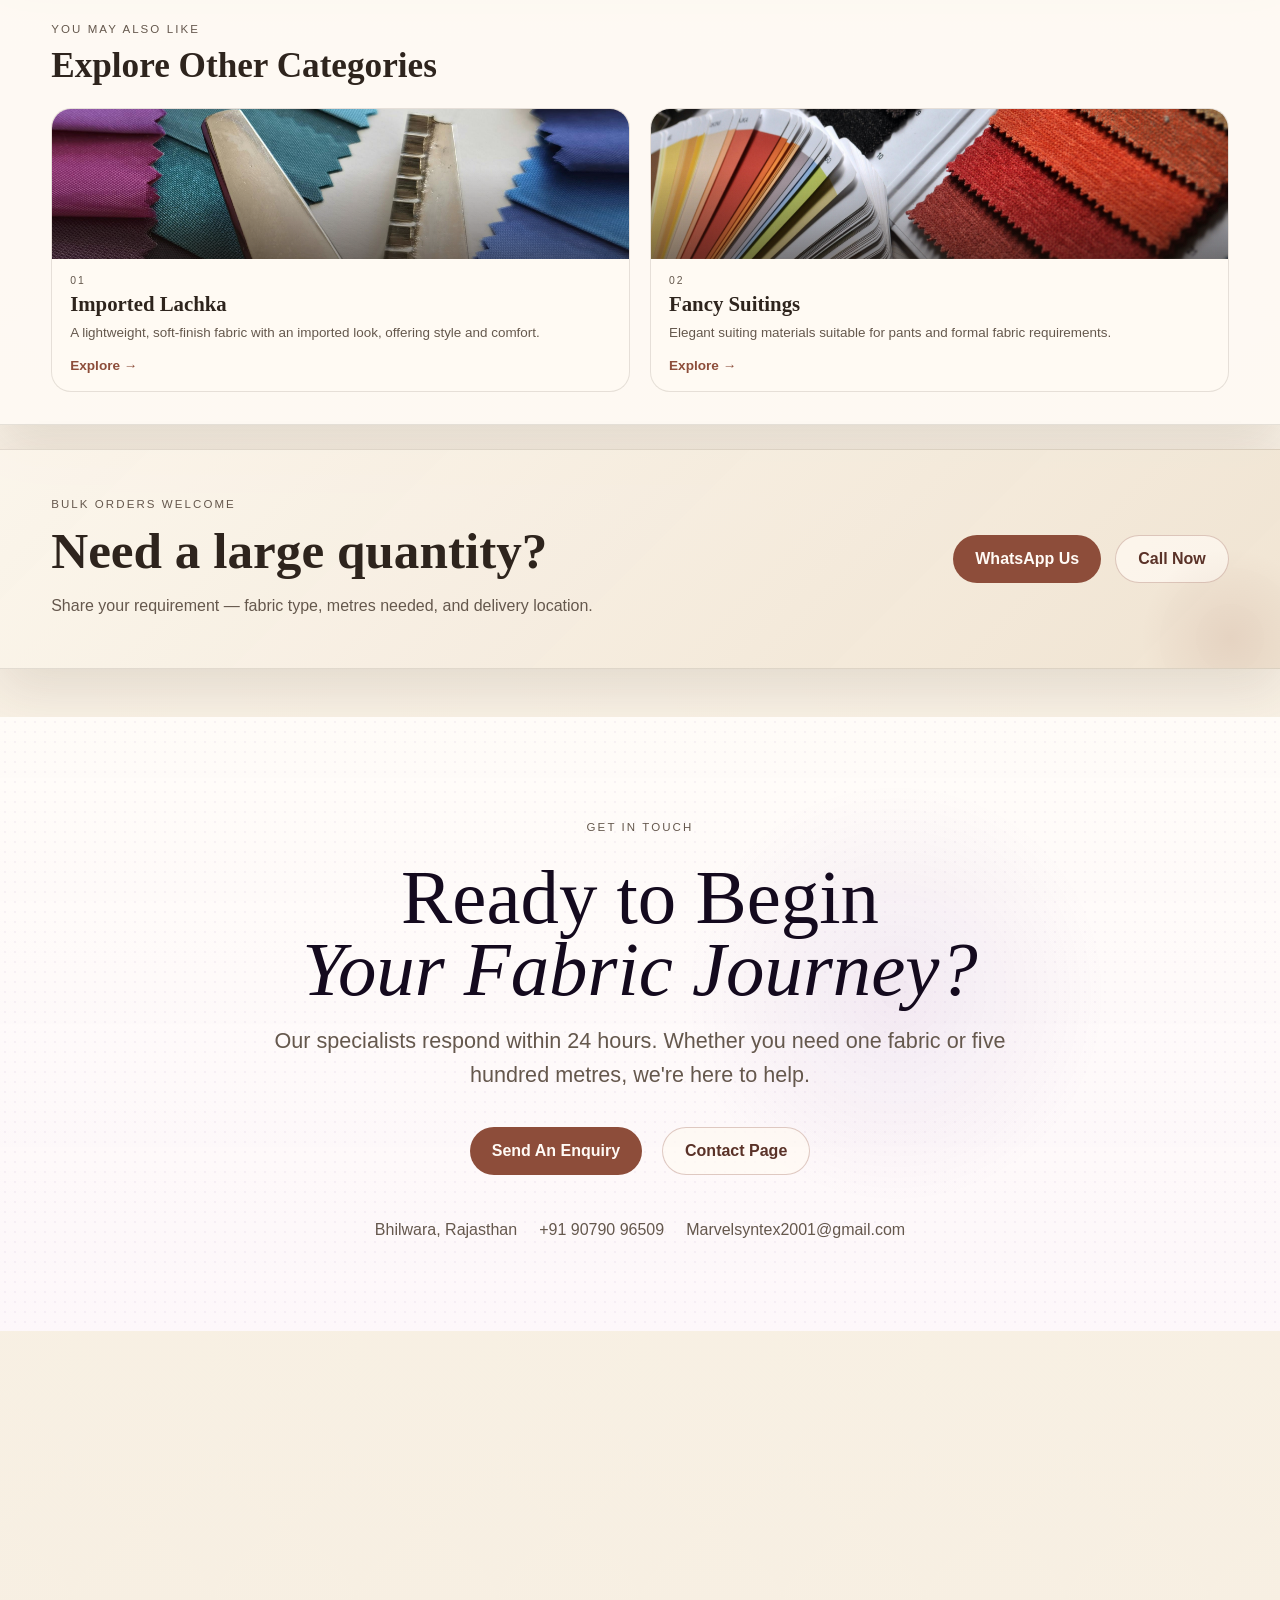
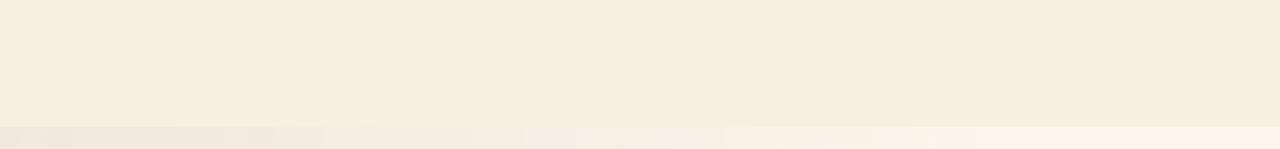
<file: Lycra.html>
<!DOCTYPE html>
<html lang="en">
<head>
  <meta charset="UTF-8">
  <meta name="viewport" content="width=device-width, initial-scale=1.0">
  <title>LYCRA FABRICS</title>
  <link rel="stylesheet" href="index.css">
  <!-- ADDED: Premium animation stylesheet -->
  <link rel="stylesheet" href="animation.css">
  <!-- ADDED: Vanilla JS animation controller -->
  <script src="animations.js" defer></script>
  <link rel="icon" type="image/jpeg" href="picture/marvel_logo.jpeg">
</head>
<body id="top" class="site-wide-page">
  <header class="site-header">
  <div class="brand-block">
    <img src="picture/marvel_logo.jpeg" alt="Firm logo" class="brand-logo">
    <div>
      <h1>Marvel Syntex</h1>
      <p class="eyebrow">Suitings</p>
    </div>
  </div>
      <button class="mobile-menu-toggle" aria-label="Toggle menu">
        <span></span>
        <span></span>
        <span></span>
      </button>
  <nav class="site-nav">
    <a href="index.html"><b>Home</b></a>
    <a href="about.html"><b>About</b></a>
    <a href="index.html#catalogue"><b>Collections</b></a>
    <a href="b2b.html"><b>Bulk Orders</b></a>
    <a href="about.html#why-choose-us"><b>Why Choose Us</b></a>
    <a href="contact.html"><b>Contact</b></a>
  </nav>
  <div class="landing-header-actions">
    <a class="landing-enquire" href="https://wa.me/919079096509?text=Hello%2C%20I%20want%20to%20enquire%20about%20Marvel%27s%204%20U%20Suitings." target="_blank" rel="noreferrer">Enquire Now</a>
  </div>
</header>
  <!-- ADDED: Scroll progress, reveal animations, and page transitions are injected by animations.js -->
  <div class="page-shell">

  <div class="cat-hero-banner">
    <img src="picture/lycra_banner.jpg" alt="Lycra fabric swatches">
    <div class="banner-overlay"></div>
    <div class="banner-content">
      <p class="banner-breadcrumb"><a href="index.html">Home</a> &nbsp;→&nbsp; Lycra Fabrics</p>
      <h1>Lycra Fabrics</h1>
      <p class="banner-tagline">Stretchable &amp; durable fabrics for comfort and flexibility</p>
    </div>
  </div>
  <!-- NEW: Product Cards -->
    <!-- CHANGED: Browse Our Range section made full-screen width -->
    <section class="section-block products-fullscreen-section" style="margin-top:24px;">
      <div class="section-heading">
        <h2>Browse Our Range</h2>
      </div>
      <div class="products-grid">

        <article class="pcard" data-category="formal">
          <div class="pcard-img-wrap">
            <img src="picture/LYCRA SUPER TR.jpeg" alt="Lycra Super T/R" class="pcard-img">
            <span class="pcard-badge">Best Seller</span>
          </div>
          <div class="pcard-body">
            <h3 class="pcard-name">Lycra Super T/R</h3>
            <p class="pcard-desc">A high-quality stretch suiting fabric with a clean, refined weave and structured finish, combining strength, comfort.</p>
            <div class="pcard-actions">
              <a class="pcard-btn pcard-enquire" href="https://wa.me/919079096509?text=Hello%2C%20I%20want%20to%20enquire%20about%20Lycra%20Super%20T/R." target="_blank" rel="noreferrer">Enquire Now</a>
              <a class="pcard-btn pcard-call" href="picture/Lycra super T-R.pdf" target="_blank">Colour Chart</a>
            </div>
          </div>
        </article>

        <article class="pcard" data-category="trouser">
          <div class="pcard-img-wrap">
            <img src="picture/LYCRA CROWN.jpeg" alt="Lycra Crown" class="pcard-img">
            <span class="pcard-badge" style="background:#6f7550;">New</span>
          </div>
          <div class="pcard-body">
            <h3 class="pcard-name">Lycra Crown</h3>
            <p class="pcard-desc">A stretch suiting fabric with a fine textured weave and smooth finish, offering excellent flexibility, comfort, and a sharp formal look.</p>
            
            <div class="pcard-actions">
              <a class="pcard-btn pcard-enquire" href="https://wa.me/919079096509?text=Hello%2C%20I%20want%20to%20enquire%20about%20OLycra%20Crown." target="_blank" rel="noreferrer">Enquire Now</a>
              <a class="pcard-btn pcard-call" href="picture/Lycra Crown.pdf" target="_blank">Colour Chart</a>
            </div>
          </div>
        </article>

        <article class="pcard" data-category="premium">
          <div class="pcard-img-wrap">
            <img src="picture/LYCRA-6000.jpeg" alt="Lycra - 6000" class="pcard-img">
            <span class="pcard-badge">Premium</span>
          </div>
          <div class="pcard-body">
            <h3 class="pcard-name">Lycra-6000</h3>
            <p class="pcard-desc">A rich, finely textured stretch suiting fabric available in a wide color range, delivering superior comfort, durability, and a modern premium finish.</p>
            
            <div class="pcard-actions">
              <a class="pcard-btn pcard-enquire" href="https://wa.me/919079096509?text=Hello%2C%20I%20want%20to%20enquire%20about%20Lycra%206000." target="_blank" rel="noreferrer">Enquire Now</a>
              <a class="pcard-btn pcard-call" href="picture/lycra6000.pdf" target="_blank">Colour Chart</a>
            </div>
          </div>
        </article>

        <article class="pcard" data-category="trouser">
          <div class="pcard-img-wrap">
            <img src="picture/LYCRA-4052.jpeg" alt="Lycra-4052" class="pcard-img">
          </div>
          <div class="pcard-body">
            <h3 class="pcard-name">Lycra-4052</h3>
            <p class="pcard-desc">A finely woven stretch fabric with a subtle micro-texture and smooth surface, offering durability, flexibility, and a sleek formal appearance.</p>
            
            <div class="pcard-actions">
              <a class="pcard-btn pcard-enquire" href="https://wa.me/919079096509?text=Hello%2C%20I%20want%20to%20enquire%20about%20Lycra%204052." target="_blank" rel="noreferrer">Enquire Now</a>
              <a class="pcard-btn pcard-call" href="picture/Lycra-4052.pdf" target="_blank">Colour Chart</a>
            </div>
          </div>
        </article>

        <article class="pcard" data-category="formal">
          <div class="pcard-img-wrap">
            <img src="picture/LYCRA GOODLUCK.jpeg" alt="Lycra Goodluck" class="pcard-img">
          </div>
          <div class="pcard-body">
            <h3 class="pcard-name">Lycra Goodluck</h3>
            <p class="pcard-desc">A micro-patterned stretch suiting fabric with a modern textured surface, delivering durability, breathability, and a stylish contemporary appeal.</p>
            
            <div class="pcard-actions">
              <a class="pcard-btn pcard-enquire" href="https://wa.me/919079096509?text=Hello%2C%20I%20want%20to%20enquire%20about%20Lycra%20Goodluck." target="_blank" rel="noreferrer">Enquire Now</a>
              <a class="pcard-btn pcard-call" href="picture/Lycra Goodluck.pdf" target="_blank">Colour Chart</a>
            </div>
          </div>
        </article>
        
        <article class="pcard" data-category="premium">
          <div class="pcard-img-wrap">
            <img src="picture/LYCRA POLOFIT.jpeg" alt="Lycra Polofit" class="pcard-img">
            <span class="pcard-badge" style="background:#5a3228;">Bulk Deal</span>
          </div>
          <div class="pcard-body">
            <h3 class="pcard-name">Lycra Polofit</h3>
            <p class="pcard-desc">A versatile stretch suiting fabric with a smooth, soft-touch weave and vibrant shades, designed for comfort, flexibility, and everyday formal elegance.</p>
            <div class="pcard-actions">
              <a class="pcard-btn pcard-enquire" href="https://wa.me/919079096509?text=Hello%2C%20I%20want%20to%20enquire%20about%20Lycra%20Polofit." target="_blank" rel="noreferrer">Enquire Now</a>
              <a class="pcard-btn pcard-call" href="picture/Lycra Poloifit .pdf" target="_blank">Colour Chart</a>
            </div>
          </div>
        </article>
      </div>
    </section>
    <section class="also-like-section">
  <p class="section-tag">You May Also Like</p>
  <h2 style="font-family:'Cormorant Garamond',serif;font-size:clamp(1.6rem,3vw,2.2rem);margin:4px 0 0;">Explore Other Categories</h2>
  <div class="also-like-grid">

    <a class="also-like-card" href="imported_lachka.html">
      <div class="also-like-img-wrap">
        <img src="picture/luchka_banner.jpg" alt="Imported Luchka">
        <div class="al-overlay"></div>
      </div>
      <div class="also-like-body">
        <span class="al-num">01</span>
        <h3>Imported Lachka</h3>
        <p>A lightweight, soft-finish fabric with an imported look, offering style and comfort.</p>
        <span class="al-cta">Explore →</span>
      </div>
    </a>

    <a class="also-like-card" href="fancy.html">
      <div class="also-like-img-wrap">
        <img src="picture/fancy_banner.jpg" alt="Fancy Suitings">
        <div class="al-overlay"></div>
      </div>
      <div class="also-like-body">
        <span class="al-num">02</span>
        <h3>Fancy Suitings</h3>
        <p>Elegant suiting materials suitable for pants and formal fabric requirements.</p>
        <span class="al-cta">Explore →</span>
      </div>
    </a>
  </div>
</section>
    <!-- Bulk Order Banner -->
    <section class="contact-banner" style="margin-top:24px;">
      <div>
        <p class="section-tag">Bulk Orders Welcome</p>
        <h2>Need a large quantity?</h2>
        <p>Share your requirement — fabric type, metres needed, and delivery location.</p>
      </div>
      <div class="contact-actions">
        <a class="button button-primary" href="https://wa.me/919079096509?text=Hello%2C%20I%20want%20to%20place%20a%20bulk%20order%20for%20Fancy%20Suiting." target="_blank" rel="noreferrer">WhatsApp Us</a>
        <a class="button button-secondary" href="tel:+919079096509">Call Now</a>
      </div>
    </section>
  </div>
  <!-- ADDED: Premium fabric journey call-to-action section -->
  <section class="fabric-journey-section">
    <p class="section-tag">Get In Touch</p>
    <h2>Ready to Begin <span>Your Fabric Journey?</span></h2>
    <p>Our specialists respond within 24 hours. Whether you need one fabric or five hundred metres, we're here to help.</p>
    <div class="fabric-journey-actions">
      <a class="button button-primary" href="https://wa.me/919079096509?text=Hello%2C%20I%20want%20to%20send%20an%20enquiry%20for%20Lycra%20Fabrics." target="_blank" rel="noreferrer">Send An Enquiry</a>
      <a class="button button-secondary" href="contact.html">Contact Page</a>
    </div>
    <div class="journey-contact-strip">
      <span>Bhilwara, Rajasthan</span>
      <a href="tel:+919079096509">+91 90790 96509</a>
      <a href="mailto:Marvelsyntex2001@gmail.com">Marvelsyntex2001@gmail.com</a>
    </div>
  </section>

  <!-- ADDED: Dark luxury footer inspired by the provided reference -->
  <footer class="luxury-site-footer">
    <div class="footer-brand-column">
      <div class="footer-brand-row">
        <img src="picture/marvel_logo.jpeg" alt="Marvel's 4 U logo">
        <div>
          <h2>Marvel's 4 U</h2>
          <p>Suitings</p>
        </div>
      </div>
      <p>Premium textile firm specialising in high-quality suiting fabrics. Rooted in tailoring heritage, woven for the future.</p>
    </div>
    <div class="footer-column">
      <h3>Navigate</h3>
      <a href="about.html">About Us</a>
      <a href="index.html#catalogue">Collections</a>
      <a href="b2b.html">Bulk Orders</a>
      <a href="about.html#why-choose-us">Why Choose Us</a>
      <a href="contact.html">Contact</a>
    </div>
    <div class="footer-column">
      <h3>Collections</h3>
      <a href="imported_lachka.html">Imported Lachka</a>
      <a href="fancy.html">Fancy Suitings</a>
      <a href="Lycra.html">Lycra Fabrics</a>
      <a href="fancy.html">Wedding Collection</a>
      <a href="Lycra.html">Stretch Suitings</a>
    </div>
    <div class="footer-column footer-connect">
      <h3>Stay Connected</h3>
      <p>Subscribe for exclusive insights into new collections and tailoring advice.</p>
      <form class="footer-subscribe" action="https://formspree.io/marvelsyntex2001@gmail.com" method="POST">
        <input type="hidden" name="_subject" value="New Subscriber – Marvel's 4 U Suitings">
        <input type="email" name="email" placeholder="Your email" aria-label="Your email" required>
        <button type="submit" aria-label="Subscribe">›</button>
      </form>
      <p class="subscribe-success" style="display:none;color:#6f7550;font-size:0.82rem;margin-top:8px;">✓ Thank you! You're subscribed.</p>
    </div>
  </footer>

  <!-- ADDED: Floating WhatsApp chat box button -->
  <a class="whatsapp-chat-button" href="https://wa.me/919079096509?text=Hello%2C%20I%20want%20to%20chat%20about%20Lycra%20Fabrics." target="_blank" rel="noreferrer" aria-label="Chat on WhatsApp">
    <span class="whatsapp-chat-icon">WA</span>
    <span class="whatsapp-chat-text">WhatsApp Chat</span>
  </a>

  <script>
    function filterCards(cat, btn) {
      document.querySelectorAll('.filter-btn').forEach(b => b.classList.remove('active'));
      btn.classList.add('active');
      document.querySelectorAll('.pcard').forEach(card => {
        card.style.display = (cat === 'all' || card.dataset.category === cat) ? '' : 'none';
      });
    }
  </script>
</body>
</html>
</file>
<file: index.css>
:root {
  --bg: #f8f2e8;
  --bg-soft: #fffaf3;
  --surface: rgba(255, 250, 243, 0.82);
  --surface-strong: #fffdf8;
  --text: #2e241d;
  --muted: #65584d;
  --line: rgba(101, 88, 77, 0.16);
  --accent: #8d4d3a;
  --accent-deep: #5a3228;
  --accent-soft: #ead7cb;
  --olive: #6f7550;
  --shadow: 0 20px 50px rgba(78, 51, 35, 0.12);
}

* {
  box-sizing: border-box;
}

html {
  scroll-behavior: smooth;
}

body {
  margin: 0;
  min-height: 100vh;
  padding-top: 80px;
  font-family: "Manrope", sans-serif;
  color: var(--text);
  background:
    radial-gradient(circle at top left, rgba(141, 77, 58, 0.08), transparent 28%),
    linear-gradient(180deg, #fbf5eb 0%, #f7efe2 100%);
}

body::before {
  content: "";
  position: fixed;
  inset: 0;
  pointer-events: none;
  background-image:
    linear-gradient(rgba(141, 77, 58, 0.04) 1px, transparent 1px),
    linear-gradient(90deg, rgba(141, 77, 58, 0.04) 1px, transparent 1px);
  background-size: 84px 84px;
  mask-image: radial-gradient(circle at center, black 35%, transparent 78%);
}

.page-shell {
  width: min(1180px, calc(100% - 32px));
  margin: 24px auto 48px;
}

/* ADDED: Home page uses true end-to-end landing screen */
.home-page .page-shell {
  width: 100%;
  margin: 0 auto 48px;
}

/* ADDED: Keep lower home sections readable after full-width landing */
.home-page .info-strip,
.home-page .section-block,
.home-page .contact-banner {
  width: min(1180px, calc(100% - 32px));
  margin-left: auto;
  margin-right: auto;
}

/* ADDED: Category pages also use end-to-end screen framing */
.site-wide-page .page-shell {
  width: 100%;
  margin: 0 auto 48px;
}

/* ADDED: Keep category page content readable inside full-width pages */
.site-wide-page .section-block,
.site-wide-page .also-like-section,
.site-wide-page .contact-banner {
  /* CHANGED: Site-wide sections now run end-to-end */
  width: 100%;
  margin-left: auto;
  margin-right: auto;
  border-left: 0;
  border-right: 0;
  border-radius: 0;
  padding-left: clamp(18px, 4vw, 64px);
  padding-right: clamp(18px, 4vw, 64px);
}

/* ADDED: Category hero banners stretch end-to-end */
.site-wide-page .cat-hero-banner {
  width: 100%;
  border-radius: 0;
}

.hero,
.info-strip,
.section-block,
.contact-banner {
  position: relative;
  overflow: hidden;
}

/* Header must be overflow:visible so the mobile dropdown nav can appear below it */
.site-header {
  position: relative;
  overflow: visible;
}

.site-header {
  display: flex;
  align-items: center;
  justify-content: space-between;
  gap: 24px;
  padding: 20px 28px;
  background: rgba(255, 250, 243, 0.98);
  border: 1px solid var(--line);
  border-radius: 0;
  backdrop-filter: blur(10px);
  
  /* NEW: Add these lines */
  position: fixed;
  top: 0;
  left: 0;
  right: 0;
  z-index: 1000;
  width: 100%;
  box-shadow: 0 2px 12px rgba(78, 51, 35, 0.1);
}

/* CHANGED: Reference-style landing header spacing */
.site-header {
  border-radius: 0;
  background: rgba(251, 243, 248, 0.86);
  box-shadow: none;
}

/* ADDED: Home header spans edge-to-edge like a landing page */
.home-page .site-header {
  width: 100%;
  border-left: 0;
  border-right: 0;
  padding-left: clamp(18px, 3vw, 44px);
  padding-right: clamp(18px, 3vw, 44px);
}

.brand-block {
  display: flex;
  align-items: center;
  gap: 18px;
}

.brand-mark {
  display: grid;
  place-items: center;
  width: 58px;
  height: 58px;
  border-radius: 18px;
  background: linear-gradient(135deg, var(--accent), var(--accent-deep));
  color: #fff8f2;
  font-weight: 700;
  letter-spacing: 0.16em;
}

.eyebrow,
.section-tag,
.note-label,
.info-strip span,
.product-number {
  text-transform: uppercase;
  letter-spacing: 0.18em;
  font-size: 0.72rem;
}

.eyebrow,
.section-tag,
.note-label,
.info-strip span {
  color: var(--muted);
}

.brand-block h1,
.section-heading h2,
.hero-copy h2,
.contact-banner h2,
.product-card h3,
.content-card h3,
.hero-note h3 {
  margin: 0;
  font-family: "Cormorant Garamond", serif;
}

.brand-block h1 {
  font-size: clamp(1.8rem, 4vw, 2.4rem);
}

.site-nav {
  display: flex;
  flex-wrap: wrap;
  /* CHANGED: Landing page nav spacing inspired by reference */
  gap: 26px;
}

.site-nav a,
.product-card a {
  color: inherit;
  text-decoration: none;
}

.site-nav a {
  position: relative;
  /* CHANGED: Compact uppercase landing nav */
  font-size: 0.82rem;
  letter-spacing: 0.16em;
  text-transform: uppercase;
}

.site-nav a::after {
  content: "";
  position: absolute;
  left: 0;
  bottom: -6px;
  width: 100%;
  height: 1px;
  background: var(--accent);
  transform: scaleX(0);
  transform-origin: left;
  transition: transform 180ms ease;
}

.site-nav a:hover::after {
  transform: scaleX(1);
}

/* ADDED: Header actions from reference landing page */
.landing-header-actions {
  display: flex;
  align-items: center;
  gap: 10px;
  margin-left: auto;
}

/* ADDED: Square search button in landing header */
.landing-search {
  width: 44px;
  height: 44px;
  display: grid;
  place-items: center;
  border: 1px solid rgba(90, 50, 40, 0.12);
  color: var(--text);
  background: rgba(255, 250, 243, 0.46);
  text-decoration: none;
  font-size: 1.35rem;
}

/* ADDED: Purple enquiry button inspired by provided reference */
.landing-enquire {
  min-height: 44px;
  display: inline-flex;
  align-items: center;
  justify-content: center;
  padding: 12px 24px;
  background: #4c0d77;
  color: #fffaf5;
  text-decoration: none;
  font-size: 0.82rem;
  font-weight: 800;
  letter-spacing: 0.12em;
  text-transform: uppercase;
  transition: background 180ms ease, transform 180ms ease;
}

/* ADDED: Header action hover states */
.landing-search:hover,
.landing-search:focus-visible,
.landing-enquire:hover,
.landing-enquire:focus-visible {
  transform: translateY(-1px);
}

.landing-enquire:hover,
.landing-enquire:focus-visible {
  background: #2f084e;
}

/* CHANGED: Compact landing logo typography like the reference */
.site-header .brand-block h1 {
  color: #4c0d77;
  font-size: 1.15rem;
  line-height: 1;
}

/* CHANGED: Suitings label sits below brand name */
.site-header .brand-block .eyebrow {
  margin-top: 4px;
  color: var(--muted);
  letter-spacing: 0.26em;
}

.hero {
  display: grid;
  /* CHANGED: Landing page layout gives more space to the hero image */
  grid-template-columns: minmax(0, 1fr) minmax(360px, 0.9fr);
  gap: 28px;
  margin-top: 24px;
  padding: 36px;
  border-radius: 34px;
  background: linear-gradient(145deg, rgba(255, 251, 246, 0.92), rgba(245, 235, 221, 0.88));
  border: 1px solid rgba(101, 88, 77, 0.14);
  box-shadow: var(--shadow);
}

/* CHANGED: New reference-style landing page hero */
.landing-hero {
  display: grid;
  grid-template-columns: 1fr;
  justify-items: center;
  gap: 46px;
  min-height: calc(100vh - 150px);
  padding: 48px 32px 28px;
  border: 0;
  border-radius: 0;
  box-shadow: none;
  background:
    radial-gradient(circle at 20% 16%, rgba(76, 13, 119, 0.08), transparent 28%),
    linear-gradient(180deg, rgba(253, 245, 250, 0.96), rgba(250, 240, 246, 0.92));
}

/* CHANGED: Landing hero now fills the full browser width */
.home-page .landing-hero {
  width: 100%;
  margin-top: 0;
  min-height: calc(100vh - 90px);
  padding-left: clamp(18px, 4vw, 64px);
  padding-right: clamp(18px, 4vw, 64px);
}

/* ADDED: Dot texture like the provided reference */
.landing-hero::before {
  content: "";
  position: absolute;
  inset: 0;
  pointer-events: none;
  background-image: radial-gradient(rgba(76, 13, 119, 0.12) 0.8px, transparent 0.8px);
  background-size: 10px 10px;
  opacity: 0.42;
}

/* CHANGED: Remove old decorative hero orb for landing */
.landing-hero::after {
  display: none;
}

/* ADDED: Centered brand banner stage */
.landing-brand-stage {
  position: relative;
  z-index: 1;
  /* CHANGED: Wider brand banner for end-to-end landing composition */
  width: min(980px, 82vw);
}

/* ADDED: Large reference-style purple brand banner */
.landing-main-banner {
  display: block;
  width: 100%;
  height: auto;
  border-radius: 0;
  box-shadow: 0 28px 56px rgba(56, 18, 84, 0.16);
}

/* ADDED: Landing headline block */
.landing-copy {
  position: relative;
  z-index: 1;
  width: min(980px, 100%);
  text-align: center;
}

/* ADDED: Main black serif tagline */
.landing-kicker {
  margin: 0;
  color: #140a1e;
  font-family: "Cormorant Garamond", serif;
  font-size: clamp(3.5rem, 8vw, 6.4rem);
  font-weight: 500;
  line-height: 0.95;
}

/* ADDED: Gold italic craftsmanship tagline */
.landing-copy h2 {
  margin: 18px 0 0;
  color: #d7a800;
  font-family: "Cormorant Garamond", serif;
  font-size: clamp(3.1rem, 7.4vw, 5.8rem);
  font-style: italic;
  font-weight: 500;
  line-height: 0.95;
}

/* ADDED: Short landing support copy */
.landing-subtitle {
  max-width: 760px;
  margin: 24px auto 0;
  color: var(--muted);
  font-size: 1rem;
  line-height: 1.8;
}

/* ADDED: Landing action placement */
.landing-actions {
  justify-content: center;
  margin-top: 26px;
}

.hero::after,
.section-block::after,
.contact-banner::after {
  content: "";
  position: absolute;
  inset: auto -40px -60px auto;
  width: 180px;
  height: 180px;
  border-radius: 50%;
  background: radial-gradient(circle, rgba(141, 77, 58, 0.12), transparent 70%);
}

.hero-copy {
  display: grid;
  gap: 18px;
  align-content: center;
}

.hero-copy h2 {
  font-size: clamp(2.8rem, 5vw, 4.8rem);
  line-height: 0.96;
}

.hero-text,
.content-card p,
.product-card p,
.contact-banner p,
.hero-note p,
.detail-list {
  color: var(--muted);
  line-height: 1.75;
}

.hero-actions,
.contact-actions {
  display: flex;
  flex-wrap: wrap;
  gap: 14px;
}

.button {
  display: inline-flex;
  align-items: center;
  justify-content: center;
  min-height: 48px;
  padding: 12px 22px;
  border-radius: 999px;
  font-weight: 600;
  text-decoration: none;
  transition: transform 180ms ease, background 180ms ease, border-color 180ms ease;
}

.button:hover {
  transform: translateY(-1px);
}

.button-primary {
  background: var(--accent);
  color: #fffaf5;
}

.button-primary:hover {
  background: var(--accent-deep);
}

.button-secondary {
  border: 1px solid rgba(141, 77, 58, 0.28);
  color: var(--accent-deep);
  background: rgba(255, 250, 243, 0.7);
}

.hero-points,
.detail-list {
  margin: 0;
  padding-left: 18px;
}

.hero-card,
.content-card,
.product-card,
.contact-banner,
.info-strip,
.section-block {
  border: 1px solid var(--line);
}

.hero-card {
  display: grid;
  gap: 18px;
  padding: 22px;
  border-radius: 28px;
  background: rgba(255, 252, 247, 0.85);
}

.fabric-showcase {
  display: grid;
  grid-template-columns: repeat(2, 1fr);
  gap: 14px;
}

.swatch {
  min-height: 150px;
  border-radius: 22px;
  position: relative;
  overflow: hidden;
}

.swatch::before,
.swatch::after {
  content: "";
  position: absolute;
  inset: 0;
}

.swatch::before {
  background:
    linear-gradient(90deg, rgba(255, 255, 255, 0.22) 0 12%, transparent 12% 24%, rgba(255, 255, 255, 0.15) 24% 36%, transparent 36% 100%);
  mix-blend-mode: soft-light;
}

.swatch::after {
  background-image: repeating-linear-gradient(
    0deg,
    rgba(255, 255, 255, 0.14) 0 1px,
    transparent 1px 7px
  );
  opacity: 0.7;
}

.swatch-cream {
  background: linear-gradient(135deg, #efe0c4, #d7c29b);
}

.swatch-sand {
  background: linear-gradient(135deg, #d6bc97, #ac8765);
}

.swatch-maroon {
  background: linear-gradient(135deg, #8d4d3a, #633427);
}

.swatch-olive {
  background: linear-gradient(135deg, #89906b, #5c6146);
}

.hero-note {
  display: grid;
  gap: 12px;
}

.note-grid {
  display: grid;
  gap: 12px;
}

.note-grid article {
  padding: 16px;
  border-radius: 20px;
  background: var(--bg-soft);
  border: 1px solid rgba(101, 88, 77, 0.1);
}

.info-strip {
  display: grid;
  grid-template-columns: repeat(3, 1fr);
  gap: 18px;
  margin-top: 22px;
  padding: 18px 24px;
  border-radius: 24px;
  background: rgba(255, 251, 246, 0.76);
}

.info-strip div {
  display: grid;
  gap: 6px;
}

.info-strip strong {
  font-size: 1rem;
}

.section-block {
  margin-top: 24px;
  padding: 32px;
  border-radius: 30px;
  background: rgba(255, 252, 247, 0.78);
  box-shadow: var(--shadow);
}

.section-heading {
  display: grid;
  gap: 10px;
  max-width: 760px;
}

.section-heading h2,
.contact-banner h2 {
  font-size: clamp(2.1rem, 4vw, 3.2rem);
  line-height: 1;
}

.two-column,
.catalogue-grid {
  display: grid;
  gap: 20px;
  margin-top: 24px;
}

.two-column {
  grid-template-columns: 0.85fr 1.15fr;
  align-items: start;
}

.content-card,
.product-card {
  padding: 24px;
  border-radius: 24px;
  background: var(--surface);
}

.bordered-card {
  background:
    linear-gradient(180deg, rgba(255, 250, 243, 0.92), rgba(248, 239, 226, 0.92)),
    linear-gradient(90deg, transparent 0 92%, rgba(141, 77, 58, 0.12) 92% 100%);
}

.catalogue-grid {
  grid-template-columns: repeat(3, minmax(0, 1fr));
}

.product-card {
  display: grid;
  gap: 16px;
}

.product-number {
  color: var(--accent);
  font-weight: 700;
}

.product-card h3 {
  font-size: 2rem;
}

.product-card a {
  width: fit-content;
  color: var(--accent-deep);
  font-weight: 700;
}

.product-card a:hover {
  color: var(--accent);
}

.b2b-section {
  background:
    linear-gradient(145deg, rgba(255, 251, 246, 0.92), rgba(238, 227, 213, 0.9));
}

/* ADDED: Premium bulk order section inspired by reference image */
.bulk-premium-section {
  position: relative;
  overflow: hidden;
  width: min(1180px, calc(100% - 32px));
  margin: 24px auto 0;
  padding: clamp(48px, 7vw, 76px) 28px;
  border: 1px solid rgba(141, 77, 58, 0.16);
  border-radius: 30px;
  background:
    radial-gradient(circle at 80% 8%, rgba(111, 117, 80, 0.14), transparent 28%),
    linear-gradient(145deg, #fffaf3 0%, #f7eadf 100%);
  box-shadow: var(--shadow);
}

/* ADDED: Bulk heading layout */
.bulk-premium-heading {
  display: grid;
  justify-items: center;
  gap: 18px;
  text-align: center;
}

/* ADDED: Bulk heading typography */
.bulk-premium-heading h2 {
  margin: 0;
  font-family: "Manrope", sans-serif;
  font-size: clamp(3rem, 7vw, 5.5rem);
  line-height: 0.95;
  letter-spacing: -0.03em;
  color: var(--accent-deep);
}

/* ADDED: Gold/olive emphasis using site palette */
.bulk-premium-heading h2 span {
  color: var(--olive);
}

.bulk-premium-heading p {
  max-width: 720px;
  margin: 0;
  color: var(--muted);
  font-size: clamp(1rem, 2vw, 1.25rem);
}

/* ADDED: Bulk order benefit cards */
.bulk-benefit-grid {
  display: grid;
  grid-template-columns: repeat(4, minmax(0, 1fr));
  gap: 24px;
  margin-top: clamp(44px, 6vw, 72px);
}

/* ADDED: Individual bulk benefit card */
.bulk-benefit-card {
  display: grid;
  justify-items: center;
  gap: 16px;
  min-height: 260px;
  padding: 36px 24px;
  border: 1px solid rgba(141, 77, 58, 0.18);
  border-radius: 22px;
  background: rgba(255, 252, 247, 0.72);
  text-align: center;
  transition: transform 260ms var(--motion-ease, ease), box-shadow 260ms ease, border-color 260ms ease;
}

.bulk-benefit-card:hover {
  transform: translateY(-6px);
  border-color: rgba(141, 77, 58, 0.32);
  box-shadow: 0 24px 52px rgba(78, 51, 35, 0.16);
}

/* ADDED: Circular icon badge */
.bulk-icon {
  display: grid;
  place-items: center;
  width: 80px;
  height: 80px;
  border-radius: 50%;
  background: linear-gradient(135deg, var(--olive), var(--accent));
  color: #fffaf5;
  font-size: 2rem;
  font-weight: 800;
}

.bulk-benefit-card h3 {
  margin: 10px 0 0;
  font-family: "Cormorant Garamond", serif;
  font-size: 1.65rem;
}

.bulk-benefit-card p {
  margin: 0;
  color: var(--muted);
  line-height: 1.6;
}

.accent-card {
  background: linear-gradient(145deg, rgba(141, 77, 58, 0.94), rgba(95, 53, 42, 0.96));
  color: #fff9f4;
}

.accent-card p {
  color: rgba(255, 249, 244, 0.82);
}

.contact-banner {
  display: flex;
  align-items: center;
  justify-content: space-between;
  gap: 24px;
  margin-top: 24px;
  padding: 32px;
  border-radius: 30px;
  background:
    linear-gradient(135deg, rgba(251, 245, 235, 0.94), rgba(239, 227, 209, 0.92));
  box-shadow: var(--shadow);
}

/* ADDED: Premium fabric journey CTA inspired by reference */
.fabric-journey-section {
  position: relative;
  overflow: hidden;
  display: grid;
  justify-items: center;
  gap: 18px;
  padding: clamp(56px, 8vw, 92px) 24px;
  text-align: center;
  background:
    radial-gradient(circle at 70% 45%, rgba(97, 24, 146, 0.08), transparent 22%),
    linear-gradient(180deg, rgba(255, 252, 248, 0.98), rgba(253, 247, 251, 0.96));
}

/* ADDED: CTA dotted textile texture */
.fabric-journey-section::before {
  content: "";
  position: absolute;
  inset: 0;
  pointer-events: none;
  background-image: radial-gradient(rgba(97, 24, 146, 0.11) 0.8px, transparent 0.8px);
  background-size: 10px 10px;
  opacity: 0.45;
}

/* ADDED: CTA content stays above texture */
.fabric-journey-section > * {
  position: relative;
  z-index: 1;
}

/* ADDED: CTA editorial headline */
.fabric-journey-section h2 {
  margin: 0;
  color: #140a1e;
  font-family: "Cormorant Garamond", serif;
  font-size: clamp(3rem, 6vw, 5rem);
  font-weight: 500;
  line-height: 0.94;
}

/* ADDED: CTA italic fabric journey line */
.fabric-journey-section h2 span {
  display: block;
  font-style: italic;
}

/* ADDED: CTA supporting copy */
.fabric-journey-section > p:not(.section-tag) {
  max-width: 760px;
  margin: 0;
  color: var(--muted);
  font-size: clamp(1rem, 2vw, 1.35rem);
  line-height: 1.55;
}

/* ADDED: CTA action buttons */
.fabric-journey-actions {
  display: flex;
  flex-wrap: wrap;
  justify-content: center;
  gap: 20px;
  margin-top: 18px;
}

/* ADDED: CTA contact row */
.journey-contact-strip {
  display: flex;
  flex-wrap: wrap;
  justify-content: center;
  gap: 22px;
  margin-top: 28px;
  color: var(--muted);
}

/* ADDED: CTA contact links */
.journey-contact-strip a {
  color: var(--muted);
  text-decoration: none;
}

.journey-contact-strip a:hover {
  color: var(--accent-deep);
}

/* CHANGED: Old compact footer is replaced by luxury footer where used */
.site-footer {
  display: none;
}

/* ADDED: Dark luxury footer inspired by provided reference */
.luxury-site-footer {
  display: grid;
  grid-template-columns: 1.25fr 0.9fr 0.95fr 1.15fr;
  gap: clamp(28px, 5vw, 72px);
  width: 100%;
  padding: clamp(56px, 8vw, 96px) clamp(24px, 5vw, 72px);
  background: #130a20;
  color: #fffaf5;
}

/* ADDED: Footer brand block */
.footer-brand-column {
  display: grid;
  gap: 26px;
  align-content: start;
}

/* ADDED: Footer logo row */
.footer-brand-row {
  display: flex;
  align-items: center;
  gap: 16px;
}

.footer-brand-row img {
  width: 68px;
  height: 68px;
  border-radius: 50%;
  object-fit: cover;
}

.footer-brand-row h2,
.footer-column h3 {
  margin: 0;
  font-family: "Cormorant Garamond", serif;
  font-size: 1.45rem;
  line-height: 1;
}

.footer-brand-row p {
  margin: 6px 0 0;
  color: rgba(255, 250, 245, 0.58);
  letter-spacing: 0.18em;
  text-transform: uppercase;
}

.footer-brand-column > p,
.footer-connect p {
  margin: 0;
  max-width: 280px;
  color: rgba(255, 250, 245, 0.62);
  line-height: 1.6;
}

/* ADDED: Footer link columns */
.footer-column {
  display: grid;
  gap: 18px;
  align-content: start;
}

.footer-column a {
  color: rgba(255, 250, 245, 0.6);
  text-decoration: none;
  transition: color 180ms ease, transform 180ms ease;
}

.footer-column a:hover,
.footer-column a:focus-visible {
  color: #fffaf5;
  transform: translateX(3px);
}

/* ADDED: Footer subscribe field */
.footer-subscribe {
  display: grid;
  grid-template-columns: 1fr 62px;
  margin-top: 8px;
  border: 1px solid rgba(255, 250, 245, 0.26);
}

.footer-subscribe input {
  min-width: 0;
  min-height: 54px;
  padding: 0 16px;
  border: 0;
  background: rgba(255, 250, 245, 0.08);
  color: #fffaf5;
  font: inherit;
}

.footer-subscribe input::placeholder {
  color: rgba(255, 250, 245, 0.46);
}

.footer-subscribe button {
  border: 0;
  background: #5b1187;
  color: #fffaf5;
  font-size: 2rem;
  cursor: pointer;
  transition: background 180ms ease;
}

.footer-subscribe button:hover,
.footer-subscribe button:focus-visible {
  background: #7a20ad;
}

/* ADDED: Static subscribe feedback without page reload */
.footer-subscribe.is-submitted {
  border-color: rgba(37, 211, 102, 0.7);
}

/* ADDED: Floating WhatsApp chat box button */
.whatsapp-chat-button {
  position: fixed;
  right: 20px;
  bottom: 20px;
  z-index: 1000;
  display: inline-flex;
  align-items: center;
  gap: 8px;
  min-height: 46px;
  padding: 7px 13px 7px 7px;
  border-radius: 999px;
  background: #25d366;
  color: #062d16;
  text-decoration: none;
  font-size: 0.9rem;
  font-weight: 800;
  box-shadow: 0 14px 32px rgba(37, 211, 102, 0.3);
  transition: transform 180ms ease, box-shadow 180ms ease;
}

/* ADDED: WhatsApp icon circle */
.whatsapp-chat-icon {
  display: grid;
  place-items: center;
  width: 32px;
  height: 32px;
  border-radius: 50%;
  background: #fff;
  color: #128c43;
  font-size: 0.68rem;
  letter-spacing: 0.04em;
}

/* ADDED: WhatsApp hover micro interaction */
.whatsapp-chat-button:hover,
.whatsapp-chat-button:focus-visible {
  transform: translateY(-2px);
  box-shadow: 0 18px 38px rgba(37, 211, 102, 0.38);
}

@media (max-width: 980px) {
  .site-header,
  .contact-banner,
  .hero,
  .two-column,
  .catalogue-grid,
  .info-strip {
    grid-template-columns: 1fr;
  }

  .site-header,
  .contact-banner {
    display: grid;
  }

  /* ADDED: Responsive landing navigation wrapping */
  .landing-header-actions {
    margin-left: 0;
  }

  .hero {
    padding: 28px;
  }

  .catalogue-grid,
  .two-column,
  .info-strip {
    gap: 16px;
  }

  /* ADDED: Footer stacks cleanly on tablets */
  .luxury-site-footer {
    grid-template-columns: repeat(2, minmax(0, 1fr));
  }

  /* ADDED: Bulk cards become two columns on tablets */
  .bulk-benefit-grid {
    grid-template-columns: repeat(2, minmax(0, 1fr));
  }

  /* ADDED: About page stacks gracefully on tablets */
  .about-profile-layout,
  .about-profile-copy {
    grid-template-columns: 1fr;
  }

  .about-promise-strip {
    display: grid;
  }

  /* ADDED: Catalogue tree becomes simpler on tablets */
  .catalogue-tree::before,
  .catalogue-tree .cat-card::before {
    display: none;
  }

  .catalogue-tree .product-link,
  .catalogue-tree .cat-card:nth-child(even) .product-link {
    grid-template-columns: 1fr;
    gap: 0;
  }

  .catalogue-tree .cat-card:nth-child(even) .cat-img-wrap,
  .catalogue-tree .cat-card:nth-child(even) .cat-body {
    order: initial;
    text-align: left;
  }

  .catalogue-tree .cat-img-wrap {
    border-radius: 24px 24px 0 0;
  }

  .catalogue-tree .cat-body {
    border-radius: 0 0 24px 24px;
  }
}

@media (max-width: 720px) {
  .page-shell {
    width: min(100% - 18px, 100%);
    margin: 12px auto 32px;
  }

  /* ADDED: Keep home landing end-to-end on mobile too */
  .home-page .page-shell {
    width: 100%;
    margin: 0 auto 32px;
  }

  .site-header,
  .hero,
  .section-block,
  .contact-banner,
  .info-strip {
    padding: 22px;
    border-radius: 24px;
  }

  /* ADDED: Home landing header remains full-bleed on mobile */
  .home-page .site-header,
  .home-page .landing-hero {
    border-radius: 0;
  }

  .brand-block {
    align-items: flex-start;
  }

  .site-nav {
    gap: 12px 16px;
  }

  /* ADDED: Full-width category hero remains edge-to-edge on mobile */
  .site-wide-page .cat-hero-banner {
    border-radius: 0;
  }

  /* ADDED: Mobile landing header controls */
  .landing-header-actions {
    display: grid;
    grid-template-columns: 44px 1fr;
    width: 100%;
  }

  /* ADDED: Mobile enquire button fills available width */
  .landing-enquire {
    width: 100%;
  }

  /* ADDED: Mobile landing hero resembles reference without overflow */
  .landing-hero {
    gap: 34px;
    min-height: auto;
    padding: 34px 16px 28px;
  }

  /* ADDED: Mobile landing brand banner width */
  .landing-brand-stage {
    width: 100%;
  }

  /* ADDED: Mobile landing typography sizing */
  .landing-kicker {
    font-size: clamp(3rem, 14vw, 4.8rem);
  }

  .landing-copy h2 {
    font-size: clamp(2.8rem, 13vw, 4.4rem);
  }

  .hero-copy h2 {
    font-size: 2.5rem;
  }

  .fabric-showcase {
    grid-template-columns: 1fr 1fr;
  }

  /* ADDED: CTA buttons fill mobile width */
  .fabric-journey-actions {
    width: 100%;
  }

  .fabric-journey-actions .button {
    width: min(100%, 340px);
  }

  /* ADDED: Footer becomes single column on mobile */
  .luxury-site-footer {
    grid-template-columns: 1fr;
    padding: 48px 24px 88px;
  }

  /* ADDED: Floating WhatsApp button compresses on mobile */
  .whatsapp-chat-button {
    right: 16px;
    bottom: 16px;
    min-height: 42px;
    padding: 6px 11px 6px 6px;
  }

  .whatsapp-chat-text {
    font-size: 0.78rem;
  }

  .whatsapp-chat-icon {
    width: 30px;
    height: 30px;
  }

  /* ADDED: Bulk cards stack on mobile */
  .bulk-benefit-grid {
    grid-template-columns: 1fr;
  }

  .bulk-premium-section {
    width: min(100% - 18px, 100%);
    padding: 38px 18px;
  }

  .bulk-benefit-card {
    min-height: auto;
  }

  .swatch {
    min-height: 120px;
  }
}
.brand-logo {
  width: 58px;
  height: 58px;
  object-fit: cover;
  border-radius: 18px;
  border: 1px solid rgba(101, 88, 77, 0.14);
  display: block;
}
.hero-banner {
  display: block;
  width: 100%;
  max-width: 420px;
  height: auto;
  margin-bottom: 18px;
  border-radius: 18px;
}
.business-grid,
.contact-grid {
  display: grid;
  gap: 20px;
  margin-top: 24px;
}

.business-grid {
  grid-template-columns: repeat(3, minmax(180px, 1fr));
  gap: 16px;
}

.contact-grid {
  grid-template-columns: repeat(2, minmax(0, 1fr));
}

@media (max-width: 600px) {
  .contact-grid {
    grid-template-columns: 1fr;
  }
}
.content-card,
.business-card {
  height: 100%;
}

.business-card {
  padding: 20px;
}

.business-card h3 {
  font-size: 1.1rem;
  line-height: 1.3;
  margin: 0 0 12px;
}

/* ADDED: Full-screen About page sections */
.about-fullscreen-section {
  width: 100%;
  margin-top: 24px;
  padding: clamp(44px, 6vw, 76px) clamp(18px, 5vw, 76px);
  border-top: 1px solid var(--line);
  border-bottom: 1px solid var(--line);
  background: rgba(255, 252, 247, 0.78);
}

/* ADDED: About profile horizontal layout */
.about-profile-layout {
  display: grid;
  grid-template-columns: minmax(260px, 0.85fr) minmax(0, 1.15fr);
  gap: clamp(28px, 5vw, 72px);
  align-items: center;
  width: min(1280px, 100%);
  margin: 0 auto;
}

/* ADDED: About heading typography */
.about-profile-heading h2 {
  margin: 0;
  font-family: "Cormorant Garamond", serif;
  font-size: clamp(2.8rem, 5vw, 5rem);
  line-height: 0.95;
}

/* ADDED: About profile copy in balanced columns */
.about-profile-copy {
  display: grid;
  grid-template-columns: repeat(3, minmax(0, 1fr));
  gap: 22px;
}

.about-profile-copy p {
  margin: 0;
  color: var(--muted);
  line-height: 1.75;
}

/* ADDED: Centered headings for About sub-sections */
.about-centered-heading {
  max-width: 860px;
  margin: 0 auto;
  text-align: center;
}

.about-fullscreen-section .business-grid {
  width: min(1180px, 100%);
  margin-left: auto;
  margin-right: auto;
}

/* ADDED: Promise strip fits screen instead of tall side card */
.about-promise-strip {
  display: flex;
  align-items: center;
  justify-content: space-between;
  gap: 24px;
  width: min(1180px, 100%);
  margin: 28px auto 0;
  padding: 24px 28px;
  border: 1px solid rgba(141, 77, 58, 0.18);
  border-radius: 24px;
  background: linear-gradient(135deg, rgba(141, 77, 58, 0.92), rgba(90, 50, 40, 0.96));
  color: #fffaf5;
}

.about-promise-strip h3 {
  margin: 0;
  font-family: "Cormorant Garamond", serif;
  font-size: 2rem;
}

.about-promise-strip p {
  max-width: 720px;
  margin: 0;
  color: rgba(255, 250, 245, 0.82);
  line-height: 1.6;
}

.business-card .detail-list {
  padding-left: 18px;
  line-height: 1.7;
}
.business-card,
.contact-card,
.map-card {
  padding: 24px;
  border-radius: 24px;
  background: rgba(255, 250, 243, 0.82);
  border: 1px solid rgba(101, 88, 77, 0.16);
}

.business-card h3,
.contact-card h3 {
  font-size: clamp(0.95rem, 2.5vw, 1.35rem);
  margin: 0 0 10px;
  word-break: break-word;
  overflow-wrap: break-word;
}

.download-actions {
  display: grid;
  gap: 14px;
}

.download-note {
  margin: 0;
  color: #65584d;
}

.map-card {
  margin-top: 20px;
  min-height: 180px;
  display: grid;
  align-content: center;
}
.map-card iframe {
  width: 100%;
  height: 320px;
  border: 0;
  border-radius: 18px;
  margin-top: 12px;
}
.firm-details-heading {
  margin-top: 28px;
}

.business-grid {
  display: grid;
  grid-template-columns: repeat(3, minmax(0, 1fr));
  gap: 20px;
  margin-top: 24px;
}

.business-card {
  padding: 24px;
  border-radius: 24px;
  background: rgba(255, 250, 243, 0.82);
  border: 1px solid rgba(101, 88, 77, 0.16);
}

.business-card h3 {
  font-size: 2rem;
  margin: 0 0 10px;
}

@media (max-width: 980px) {
  .business-grid {
    grid-template-columns: 1fr;
  }
}
.two-column {
  display: grid;
  grid-template-columns: 0.85fr 1.15fr;
  gap: 20px;
  align-items: start;
}

.left-column {
  display: grid;
  gap: 20px;
}

.firm-details-card {
  height: fit-content;
}

.business-grid {
  display: grid;
  grid-template-columns: repeat(3, minmax(180px, 1fr));
  gap: 16px;
  margin-top: 24px;
}

.business-card {
  padding: 20px;
  border-radius: 24px;
  background: rgba(255, 250, 243, 0.82);
  border: 1px solid rgba(101, 88, 77, 0.16);
}

.business-card h3 {
  font-size: 1.1rem;
  line-height: 1.3;
  margin: 0 0 12px;
}

@media (max-width: 980px) {
  .two-column {
    grid-template-columns: 1fr;
  }

  .business-grid {
    grid-template-columns: 1fr;
  }
  /* ADDED: Mobile hamburger menu */
  .mobile-menu-toggle {
    display: flex;
    flex-direction: column;
    gap: 6px;
    background: none;
    border: none;
    cursor: pointer;
    padding: 8px;

    /* ADDED: Mobile hamburger menu styling */
  .mobile-menu-toggle {
    display: flex;
    flex-direction: column;
    gap: 6px;
    background: none;
    border: none;
    cursor: pointer;
    padding: 8px;
  }

  .mobile-menu-toggle span {
    width: 24px;
    height: 3px;
    background: var(--text);
    transition: all 0.3s ease;
    border-radius: 2px;
  }

  .mobile-menu-toggle.active span:nth-child(1) {
    transform: rotate(45deg) translate(10px, 10px);
  }

  .mobile-menu-toggle.active span:nth-child(2) {
    opacity: 0;
  }

  .mobile-menu-toggle.active span:nth-child(3) {
    transform: rotate(-45deg) translate(7px, -7px);
  }
  /* Hide hamburger on desktop */
  @media (min-width: 721px) {
    .mobile-menu-toggle {
      display: none;
    }
  }

  .site-nav {
    display: none;
    position: absolute;
    top: 70px;
    left: 0;
    right: 0;
    background: rgba(255, 250, 243, 0.98);
    flex-direction: column;
    padding: 20px;
    border-bottom: 1px solid var(--line);
    z-index: 999;
  }

  .site-nav.active {
    display: flex;
  }

  .site-nav a {
    padding: 12px 0;
    border-bottom: 1px solid var(--line);
  }

  .site-nav a:last-child {
    border-bottom: none;
  }
  }
  
  /* ADDED: About page mobile fixes */
  .about-profile-layout {
    grid-template-columns: 1fr;
  }

  .about-profile-copy {
    grid-template-columns: 1fr;
  }
  
}

.bordered-card {
  padding: 28px;
}
.buyer-points-grid {
  display: grid;
  grid-template-columns: repeat(2, minmax(0, 1fr));
  column-gap: 48px;
  row-gap: 16px;
  margin-top: 16px;
}

.buyer-points-grid .detail-list {
  margin: 0;
  padding-left: 18px;
}

.buyer-points-grid .detail-list li {
  margin-bottom: 10px;
}
@media (max-width: 720px) {
  .buyer-points-grid {
    grid-template-columns: 1fr;
  }
}
.quick-facts-card {
  margin-top: 2px;
}
.eyebrow {
  margin: 0 0 4px;
}

.brand-block h1 {
  margin: 0;
}
.site-footer {
  width: min(1180px, calc(100% - 32px));
  margin: 24px auto 0;
  margin-top: 24px;
  background: #6f2f28;
  color: #fffaf5;
  min-height: 78px;
  padding: 14px 70px 14px 28px;
  border-radius: 24px 24px 0 0;
  display: flex;
  align-items: center;
  justify-content: center;
  position: relative;
  text-align: center;
}
@media (max-width: 480px) {
  .site-footer {
    padding: 18px 70px 18px 18px;
    min-height: auto;
  }

  .back-to-top {
    width: 40px;
    height: 40px;
    font-size: 0.9rem;
    right: 12px;
  }
}
.site-footer p {
  margin: 0;
  font-size: 0.9rem;
  letter-spacing: 0.2em;
  text-transform: uppercase;
  line-height: 1.2;
}

.back-to-top {
  position: absolute;
  right: 24px;
  top: 50%;
  transform: translateY(-50%);
  width: 52px;
  height: 52px;
  border-radius: 50%;
  background: #fff;
  color: #6f2f28;
  display: grid;
  place-items: center;
  text-decoration: none;
  font-size: 1.1rem;
  font-weight: 700;
  box-shadow: 0 8px 18px rgba(0, 0, 0, 0.12);
}

.site-footer p {
  margin: 0;
  font-size: 0.9rem;
  letter-spacing: 0.2em;
  text-transform: uppercase;
}
.product-link {
  display: block;
  color: inherit;
  text-decoration: none;
  height: 100%;
}

.product-link:hover h3 {
  color: #8d4d3a;
}
.floating-contact-tab {
  position: fixed;
  right: 0;
  top: 52%;
  transform: translateY(-50%);
  z-index: 20;
  background: #a30f1b;
  color: #fff;
  padding: 18px 12px;
  border-radius: 14px 0 0 14px;
  box-shadow: 0 14px 30px rgba(91, 12, 19, 0.28);
  writing-mode: vertical-rl;
  text-orientation: mixed;
  font-weight: 800;
  letter-spacing: 0.05em;
  text-transform: uppercase;
  transition: background 0.2s ease, transform 0.2s ease, padding 0.2s ease;
}

.floating-contact-tab span {
  display: block;
}

.floating-contact-tab:hover,
.floating-contact-tab:focus-visible {
  background: #7f0913;
  transform: translateY(-50%) translateX(-4px);
  padding-left: 14px;
  padding-right: 14px;
}
.products-grid {
      display: grid;
      grid-template-columns: repeat(3, minmax(0, 1fr));
      gap: 20px;
      margin-top: 28px;
    }
    /* ADDED: Full-screen Browse Our Range section for category pages */
    .products-fullscreen-section {
      width: 100% !important;
      max-width: none;
      margin-left: 0 !important;
      margin-right: 0 !important;
      border-left: 0;
      border-right: 0;
      border-radius: 0;
      padding-left: clamp(18px, 4vw, 64px);
      padding-right: clamp(18px, 4vw, 64px);
    }
    /* ADDED: Product grid expands across screen without stretching images */
    .products-fullscreen-section .products-grid {
      grid-template-columns: repeat(3, minmax(260px, 1fr));
      gap: clamp(18px, 2.4vw, 32px);
    }
    /* ADDED: Wider cards get taller image windows while preserving crop */
    .products-fullscreen-section .pcard-img-wrap {
      height: clamp(220px, 22vw, 340px);
    }
    /* CHANGED: Images are adjusted by cropping, never stretching */
    .products-fullscreen-section .pcard-img {
      width: 100%;
      height: 100%;
      object-fit: cover;
      object-position: center;
    }
    .pcard {
      background: rgba(255, 252, 247, 0.88);
      border: 1px solid rgba(101, 88, 77, 0.16);
      border-radius: 24px;
      overflow: hidden;
      display: flex;
      flex-direction: column;
      transition: transform 200ms ease, box-shadow 200ms ease;
    }
    .pcard:hover {
      transform: translateY(-4px);
      box-shadow: 0 24px 48px rgba(78, 51, 35, 0.14);
    }
    .pcard-img-placeholder {
      width: 100%;
      aspect-ratio: 4 / 3;
      display: flex;
      flex-direction: column;
      align-items: center;
      justify-content: center;
      gap: 8px;
      font-size: 0.72rem;
      letter-spacing: 0.15em;
      text-transform: uppercase;
      font-family: "Manrope", sans-serif;
      color: rgba(90, 50, 40, 0.45);
    }
    .pcard-img-placeholder svg { opacity: 0.3; }
    .pcard-img-wrap { position: relative; }
    .pcard-badge {
      position: absolute;
      top: 12px;
      left: 12px;
      background: #8d4d3a;
      color: #fff9f4;
      font-size: 0.65rem;
      font-weight: 700;
      letter-spacing: 0.14em;
      text-transform: uppercase;
      padding: 4px 10px;
      border-radius: 999px;
    }
    .pcard-body {
      padding: 18px 20px 20px;
      display: flex;
      flex-direction: column;
      gap: 10px;
      flex: 1;
    }
    .pcard-type {
      font-size: 0.68rem;
      letter-spacing: 0.18em;
      text-transform: uppercase;
      color: #65584d;
      margin: 0;
    }
    .pcard-name {
      font-family: "Cormorant Garamond", serif;
      font-size: 1.45rem;
      font-weight: 600;
      margin: 0;
      line-height: 1.2;
      color: #2e241d;
    }
    .pcard-desc {
      font-size: 0.88rem;
      color: #65584d;
      line-height: 1.65;
      margin: 0;
    }
    .pcard-price-row {
      display: flex;
      align-items: baseline;
      gap: 10px;
      flex-wrap: wrap;
      margin-top: 4px;
    }
    .pcard-price { font-size: 1.5rem; font-weight: 700; color: #5a3228; }
    .pcard-price-unit { font-size: 0.78rem; color: #65584d; }
    .pcard-mrp { font-size: 0.88rem; color: #65584d; text-decoration: line-through; }
    .pcard-disc {
      font-size: 0.72rem;
      font-weight: 700;
      background: rgba(111, 117, 80, 0.15);
      color: #6f7550;
      padding: 3px 8px;
      border-radius: 999px;
    }
    .pcard-actions { display: flex; gap: 10px; margin-top: auto; padding-top: 6px; }
    .pcard-btn {
      flex: 1;
      display: inline-flex;
      align-items: center;
      justify-content: center;
      min-height: 42px;
      padding: 10px 14px;
      border-radius: 999px;
      font-size: 0.82rem;
      font-weight: 600;
      text-decoration: none;
      transition: transform 180ms ease, background 180ms ease;
      font-family: "Manrope", sans-serif;
    }
    .pcard-btn:hover { transform: translateY(-1px); }
    .pcard-enquire { background: #8d4d3a; color: #fffaf5; }
    .pcard-enquire:hover { background: #5a3228; }
    .pcard-call { border: 1px solid rgba(141,77,58,0.28); color: #5a3228; background: rgba(255,250,243,0.7); }
    .filter-bar { display: flex; align-items: center; gap: 10px; flex-wrap: wrap; margin-top: 20px; }
    .filter-label { font-size: 0.75rem; letter-spacing: 0.14em; text-transform: uppercase; color: #65584d; }
    .filter-btn {
      background: rgba(255,250,243,0.8);
      border: 1px solid rgba(101,88,77,0.2);
      border-radius: 999px;
      padding: 7px 16px;
      font-size: 0.82rem;
      font-family: "Manrope", sans-serif;
      color: #2e241d;
      cursor: pointer;
      transition: background 160ms, border-color 160ms;
    }
    .filter-btn:hover, .filter-btn.active { background: #8d4d3a; color: #fff9f4; border-color: #8d4d3a; }
    @media (max-width: 980px) { .products-grid { grid-template-columns: repeat(2, 1fr); } }
    @media (max-width: 600px) { .products-grid { grid-template-columns: 1fr; } }
    /* ADDED: Responsive full-screen product grid */
    @media (max-width: 980px) {
      .products-fullscreen-section .products-grid {
        grid-template-columns: repeat(2, minmax(0, 1fr));
      }
    }
    /* ADDED: Mobile full-screen product grid stacks cleanly */
    @media (max-width: 600px) {
      .products-fullscreen-section {
        padding-left: 14px;
        padding-right: 14px;
      }

      .products-fullscreen-section .products-grid {
        grid-template-columns: 1fr;
      }

      .products-fullscreen-section .pcard-img-wrap {
        height: 240px;
      }
    }
    .pcard-img {
    width: 100%;
    height: 200px;
    object-fit: cover;
    border-radius: 8px 8px 0 0;
    display: block;
    }
    .pcard-img-wrap {
  padding: 0;
  overflow: hidden;
  border-radius: 12px 12px 0 0;
  height: 200px; /* ADD THIS */
}

.pcard-img {
  width: 100%;
  height: 100%; /* CHANGE from 200px to 100% */
  object-fit: cover;
  object-position: center; /* ADD THIS — keeps the best part of image centered */
  border-radius: 0; /* CHANGE to 0, let the wrapper handle rounding */
  display: block;
  margin: 0;
}
/* ── Catalogue Cards with Photos ── */
.cat-card {
  padding: 0;
  overflow: hidden;
  border-radius: 24px;
  transition: transform 240ms ease, box-shadow 240ms ease;
}
.cat-card:hover {
  transform: translateY(-6px);
  box-shadow: 0 28px 56px rgba(78, 51, 35, 0.18);
}
.cat-img-wrap {
  position: relative;
  width: 100%;
  height: 200px;
  overflow: hidden;
}
.cat-img {
  width: 100%;
  height: 100%;
  object-fit: cover;
  object-position: center;
  display: block;
  transition: transform 400ms ease;
}
.cat-card:hover .cat-img {
  transform: scale(1.06);
}
.cat-img-overlay {
  position: absolute;
  inset: 0;
  background: linear-gradient(160deg, rgba(90,50,40,0.18) 0%, rgba(46,36,29,0.45) 100%);
  transition: background 240ms ease;
}
.cat-card:hover .cat-img-overlay {
  background: linear-gradient(160deg, rgba(90,50,40,0.08) 0%, rgba(46,36,29,0.30) 100%);
}
.cat-number {
  position: absolute;
  top: 14px;
  left: 16px;
  font-size: 0.68rem;
  letter-spacing: 0.22em;
  font-weight: 700;
  color: rgba(255,250,243,0.9);
  text-transform: uppercase;
  font-family: "Manrope", sans-serif;
}
.cat-body {
  padding: 20px 22px 22px;
}
.cat-body h3 { margin: 0 0 8px; font-size: 1.15rem; }
.cat-body p { margin: 0 0 14px; font-size: 0.88rem; color: var(--muted); line-height: 1.65; }
.cat-cta {
  font-size: 0.9rem;
  color: var(--accent);
  transition: color 200ms ease, letter-spacing 200ms ease;
  display: inline-block;
}
.cat-card:hover .cat-cta { color: var(--accent-deep); letter-spacing: 0.04em; }

/* ADDED: Alternating catalogue tree structure */
.catalogue-tree {
  position: relative;
  grid-template-columns: 1fr;
  gap: 28px;
  max-width: 980px;
  margin-left: auto;
  margin-right: auto;
}

/* ADDED: Central tree line for catalogue */
.catalogue-tree::before {
  content: "";
  position: absolute;
  top: 18px;
  bottom: 18px;
  left: 50%;
  width: 2px;
  transform: translateX(-50%);
  border-radius: 999px;
  background: linear-gradient(180deg, rgba(141, 77, 58, 0.08), rgba(141, 77, 58, 0.42), rgba(111, 117, 80, 0.22));
}

/* CHANGED: Catalogue cards become horizontal tree rows */
.catalogue-tree .cat-card {
  overflow: visible;
  background: transparent;
  border: 0;
  box-shadow: none;
}

/* ADDED: Catalogue row connector dot */
.catalogue-tree .cat-card::before {
  content: "";
  position: absolute;
  top: 50%;
  left: 50%;
  z-index: 3;
  width: 16px;
  height: 16px;
  transform: translate(-50%, -50%);
  border: 4px solid var(--bg-soft);
  border-radius: 50%;
  background: var(--accent);
  box-shadow: 0 0 0 1px rgba(141, 77, 58, 0.18);
}

/* CHANGED: Product link alternates image and details side by side */
.catalogue-tree .product-link {
  display: grid;
  grid-template-columns: minmax(0, 0.92fr) minmax(0, 1.08fr);
  align-items: stretch;
  gap: 42px;
  width: 100%;
}

/* ADDED: Alternate catalogue rows flip image/details */
.catalogue-tree .cat-card:nth-child(even) .product-link {
  grid-template-columns: minmax(0, 1.08fr) minmax(0, 0.92fr);
}

.catalogue-tree .cat-card:nth-child(even) .cat-img-wrap {
  order: 2;
}

.catalogue-tree .cat-card:nth-child(even) .cat-body {
  order: 1;
  text-align: right;
}

/* CHANGED: Catalogue tree image presentation */
.catalogue-tree .cat-img-wrap {
  height: 260px;
  border-radius: 24px;
  box-shadow: 0 22px 46px rgba(78, 51, 35, 0.14);
}

/* CHANGED: Catalogue tree details panel */
.catalogue-tree .cat-body {
  display: grid;
  align-content: center;
  padding: 28px;
  border: 1px solid var(--line);
  border-radius: 24px;
  background: rgba(255, 250, 243, 0.88);
  box-shadow: 0 18px 40px rgba(78, 51, 35, 0.1);
}

.catalogue-tree .cat-body h3 {
  font-size: clamp(1.6rem, 3vw, 2.4rem);
}

.catalogue-tree .cat-body p {
  font-size: 0.98rem;
}

/* ADDED: Catalogue tree hover stays refined */
.catalogue-tree .cat-card:hover {
  transform: none;
  box-shadow: none;
}

.catalogue-tree .cat-card:hover .cat-img-wrap,
.catalogue-tree .cat-card:hover .cat-body {
  box-shadow: 0 26px 54px rgba(78, 51, 35, 0.15);
}

/* ── Category Page Hero Banner ── */
.cat-hero-banner {
  position: relative;
  width: 100%;
  height: 300px;
  border-radius: 28px;
  overflow: hidden;
  display: flex;
  align-items: flex-end;
}
.cat-hero-banner img {
  position: absolute;
  inset: 0;
  width: 100%;
  height: 100%;
  object-fit: cover;
  object-position: center;
  display: block;
}
.cat-hero-banner .banner-overlay {
  position: absolute;
  inset: 0;
  background: linear-gradient(to bottom, rgba(30,20,14,0.15) 0%, rgba(30,20,14,0.72) 100%);
}
.cat-hero-banner .banner-content {
  position: relative;
  z-index: 2;
  padding: 28px 32px;
  width: 100%;
}
.cat-hero-banner .banner-breadcrumb {
  font-size: 0.7rem;
  letter-spacing: 0.2em;
  text-transform: uppercase;
  color: rgba(255,250,243,0.65);
  margin: 0 0 10px;
  font-family: "Manrope", sans-serif;
}
.cat-hero-banner .banner-breadcrumb a { color: rgba(255,250,243,0.65); text-decoration: none; }
.cat-hero-banner .banner-breadcrumb a:hover { color: rgba(255,250,243,0.9); }
.cat-hero-banner h1 {
  margin: 0 0 6px;
  font-family: "Cormorant Garamond", serif;
  font-size: clamp(2.2rem, 5vw, 3.4rem);
  color: #fffaf5;
  line-height: 1;
  font-weight: 600;
}
.cat-hero-banner .banner-tagline {
  margin: 0;
  font-size: 0.92rem;
  color: rgba(255,250,243,0.78);
  font-family: "Manrope", sans-serif;
}

/* ── You May Also Like ── */
.also-like-section {
  margin-top: 24px;
  padding: 32px;
  border-radius: 30px;
  background: rgba(255,252,247,0.78);
  border: 1px solid var(--line);
  box-shadow: var(--shadow);
}
.also-like-grid {
  display: grid;
  grid-template-columns: 1fr 1fr;
  gap: 20px;
  margin-top: 22px;
}
.also-like-card {
  border-radius: 20px;
  overflow: hidden;
  border: 1px solid var(--line);
  background: var(--surface);
  transition: transform 240ms ease, box-shadow 240ms ease;
  text-decoration: none;
  display: flex;
  flex-direction: column;
}
.also-like-card:hover { transform: translateY(-5px); box-shadow: 0 22px 44px rgba(78,51,35,0.15); }
.also-like-img-wrap { position: relative; height: 150px; overflow: hidden; }
.also-like-img-wrap img {
  width: 100%; height: 100%;
  object-fit: cover; object-position: center;
  display: block;
  transition: transform 400ms ease;
}
.also-like-card:hover .also-like-img-wrap img { transform: scale(1.07); }
.also-like-img-wrap .al-overlay {
  position: absolute;
  inset: 0;
  background: linear-gradient(to bottom, transparent 40%, rgba(30,20,14,0.5) 100%);
}
.also-like-body { padding: 16px 18px 18px; flex: 1; display: flex; flex-direction: column; gap: 6px; }
.also-like-body .al-num { font-size: 0.65rem; letter-spacing: 0.2em; text-transform: uppercase; color: var(--muted); }
.also-like-body h3 { font-family: "Cormorant Garamond", serif; font-size: 1.3rem; font-weight: 600; color: var(--text); margin: 0; }
.also-like-body p { font-size: 0.84rem; color: var(--muted); margin: 0; line-height: 1.6; flex: 1; }
.also-like-body .al-cta { font-size: 0.85rem; font-weight: 700; color: var(--accent); margin-top: 8px; transition: letter-spacing 200ms ease, color 200ms ease; display: inline-block; }
.also-like-card:hover .al-cta { letter-spacing: 0.04em; color: var(--accent-deep); }
@media (max-width: 600px) {
  .also-like-grid { grid-template-columns: 1fr; }
  .cat-hero-banner { height: 220px; }
  .cat-hero-banner .banner-content { padding: 20px; }
}

/* ── Mobile hamburger button ─────────────────────────────────────── */
/* Hidden on desktop (above 1024px) */
.mobile-menu-toggle {
  display: none;
}

/* ── Tablet / iPad: hamburger + single-row header ───────────────── */
@media (max-width: 1024px) {
  /* Keep header in one clean row */
  .site-header {
    flex-wrap: nowrap;
    gap: 12px;
    padding: 14px 20px;
  }

  /* Show the hamburger button */
  .mobile-menu-toggle {
    display: flex;
    flex-direction: column;
    justify-content: space-between;
    width: 26px;
    height: 18px;
    padding: 0;
    background: transparent;
    border: none;
    cursor: pointer;
    z-index: 1100;
    flex-shrink: 0;
    order: 2; /* sits after brand block */
    margin-left: auto; /* push hamburger + enquire to right */
  }

  .mobile-menu-toggle span {
    display: block;
    width: 100%;
    height: 2px;
    background: var(--text);
    border-radius: 2px;
    transition: transform 280ms ease, opacity 280ms ease;
  }

  /* Animate to X when menu is open */
  .mobile-menu-toggle.is-open span:nth-child(1) {
    transform: translateY(8px) rotate(45deg);
  }
  .mobile-menu-toggle.is-open span:nth-child(2) {
    opacity: 0;
  }
  .mobile-menu-toggle.is-open span:nth-child(3) {
    transform: translateY(-8px) rotate(-45deg);
  }

  /* Push Enquire Now to the far right */
  .landing-header-actions {
    order: 3;
    margin-left: 0;
    flex-shrink: 0;
  }

  /* Collapse the nav into a dropdown */
  .site-nav {
    display: none;
    position: absolute;
    top: 100%;
    left: 0;
    right: 0;
    flex-direction: column;
    gap: 0;
    background: rgba(255, 250, 243, 0.98);
    border-top: 1px solid var(--line);
    padding: 16px 28px 24px;
    box-shadow: 0 8px 24px rgba(78, 51, 35, 0.12);
    z-index: 999;
    order: 10;
  }

  .site-nav.is-open {
    display: flex;
  }

  .site-nav a {
    padding: 12px 0;
    font-size: 0.95rem;
    border-bottom: 1px solid var(--line);
  }

  /* Shrink brand logo on tablet */
  .brand-logo {
    width: 42px;
    height: 42px;
  }

  .brand-block h1 {
    font-size: 1.1rem;
  }
}

/* ADDED: Final responsive safeguard for alternating catalogue tree */
@media (max-width: 980px) {
  .catalogue-tree::before,
  .catalogue-tree .cat-card::before {
    display: none;
  }

  .catalogue-tree .product-link,
  .catalogue-tree .cat-card:nth-child(even) .product-link {
    grid-template-columns: 1fr;
    gap: 0;
  }

  .catalogue-tree .cat-card:nth-child(even) .cat-img-wrap,
  .catalogue-tree .cat-card:nth-child(even) .cat-body {
    order: initial;
    text-align: left;
  }

  .catalogue-tree .cat-img-wrap {
    border-radius: 24px 24px 0 0;
  }

  .catalogue-tree .cat-body {
    border-radius: 0 0 24px 24px;
  }
}

/* ── Phone-specific header fix (≤ 600px) ────────────────────────── */
@media (max-width: 600px) {

  /* Match specificity of .home-page/.site-wide-page rules so these win */
  .home-page .site-header,
  .site-wide-page .site-header,
  .site-header {
    display: flex !important;
    flex-wrap: nowrap !important;
    align-items: center !important;
    padding: 10px 14px !important;
    gap: 8px !important;
  }

  /* Hide "Enquire Now" — not enough room on phones */
  .landing-header-actions {
    display: none !important;
  }

  /* Brand-block takes available space but can shrink */
  .brand-block {
    flex: 1 1 0;
    min-width: 0;
    overflow: hidden;
  }

  /* Logo smaller + never shrinks */
  .brand-logo {
    width: 30px;
    height: 30px;
    flex-shrink: 0;
  }

  /* Hamburger pinned to the far right, never shrinks */
  .mobile-menu-toggle {
    order: 2;
    margin-left: auto;
    flex: 0 0 auto;
  }

  /* h1 + eyebrow on the same row inside brand-block */
  .brand-block > div {
    display: flex;
    flex-direction: row;
    align-items: baseline;
    gap: 4px;
    min-width: 0;
    overflow: hidden;
  }

  /* Compact brand name — beats .site-header .brand-block h1 specificity */
  .home-page .site-header .brand-block h1,
  .site-wide-page .site-header .brand-block h1,
  .site-header .brand-block h1 {
    font-size: 0.85rem !important;
    line-height: 1;
    white-space: nowrap;
  }

  /* Eyebrow inline beside h1 */
  .brand-block .eyebrow {
    font-size: 0.62rem;
    letter-spacing: 0.08em;
    white-space: nowrap;
    flex-shrink: 0;
  }
}
</file>
<file: animation.css>
/* ADDED: Refined premium motion tokens */
:root {
  --motion-fast: 160ms;
  --motion-medium: 360ms;
  --motion-slow: 720ms;
  --motion-ease: cubic-bezier(0.22, 1, 0.36, 1);
  --motion-soft: cubic-bezier(0.16, 1, 0.3, 1);
  --premium-shadow: 0 22px 48px rgba(78, 51, 35, 0.14);
  --premium-glow: 0 16px 36px rgba(141, 77, 58, 0.22);
}

/* CHANGED: Keep page stable; only fade when leaving a local page */
body {
  opacity: 1;
  transition: opacity 520ms ease;
}

/* ADDED: Loaded state kept for JS clarity without causing layout movement */
body.is-loaded {
  opacity: 1;
}

/* ADDED: Smooth local page transition without disturbing fixed buttons */
body.is-leaving {
  opacity: 0;
}

/* ADDED: Scroll progress indicator */
.scroll-progress {
  position: fixed;
  top: 0;
  left: 0;
  z-index: 999;
  width: 100%;
  height: 3px;
  transform: scaleX(0);
  transform-origin: left;
  background: linear-gradient(90deg, var(--accent-deep), var(--accent), var(--olive));
}

/* CHANGED: Protect floating WhatsApp tab position */
.floating-contact-tab {
  position: fixed;
  right: 0;
  top: 52%;
  z-index: 998;
  transform: translateY(-50%);
  will-change: transform;
  animation: whatsappBreath 3.8s ease-in-out infinite;
}

/* ADDED: WhatsApp hover keeps original placement stable */
.floating-contact-tab:hover,
.floating-contact-tab:focus-visible {
  transform: translateY(-50%) translateX(-5px);
}

/* ADDED: Gentle WhatsApp attention effect */
.floating-contact-tab::after {
  content: "";
  position: absolute;
  inset: -7px 0 -7px -7px;
  z-index: -1;
  border-radius: 18px 0 0 18px;
  border: 1px solid rgba(163, 15, 27, 0.28);
  opacity: 0;
  animation: whatsappRing 3.8s ease-in-out infinite;
}

/* ADDED: Scroll reveal base state */
[data-reveal] {
  opacity: 0;
  transform: translate3d(0, 22px, 0);
  transition:
    opacity var(--motion-slow) var(--motion-soft),
    transform var(--motion-slow) var(--motion-soft);
  transition-delay: var(--reveal-delay, 0ms);
  will-change: opacity, transform;
}

/* ADDED: Scroll reveal visible state */
[data-reveal].is-visible {
  opacity: 1;
  transform: translate3d(0, 0, 0);
}

/* ADDED: Staggered card entrance base state */
[data-stagger] > * {
  opacity: 0;
  transform: translate3d(0, 18px, 0);
  transition:
    opacity 620ms var(--motion-soft),
    transform 620ms var(--motion-soft);
  transition-delay: calc(var(--stagger-index, 0) * 70ms);
}

/* ADDED: Staggered card entrance visible state */
[data-stagger].is-visible > * {
  opacity: 1;
  transform: translate3d(0, 0, 0);
}

/* ADDED: Premium hero entrance */
.hero-copy > *,
.hero-card,
.cat-hero-banner .banner-content {
  animation: premiumRise 760ms var(--motion-soft) both;
}

/* ADDED: Hero text stagger timing */
.hero-copy > *:nth-child(1) { animation-delay: 60ms; }
.hero-copy > *:nth-child(2) { animation-delay: 120ms; }
.hero-copy > *:nth-child(3) { animation-delay: 180ms; }
.hero-copy > *:nth-child(4) { animation-delay: 240ms; }
.hero-copy > *:nth-child(5) { animation-delay: 300ms; }
.hero-copy > *:nth-child(6) { animation-delay: 360ms; }
.hero-card { animation-delay: 180ms; }

/* ADDED: Header feels premium while scrolling */
.site-header {
  transition:
    background var(--motion-medium) ease,
    box-shadow var(--motion-medium) ease,
    border-color var(--motion-medium) ease;
}

/* ADDED: Scrolled header state applied by JS */
.site-header.is-scrolled {
  background: rgba(255, 250, 243, 0.9);
  border-color: rgba(141, 77, 58, 0.22);
  box-shadow: 0 16px 36px rgba(78, 51, 35, 0.11);
}

/* ADDED: Elegant navigation micro interaction */
.site-nav a {
  transition: color var(--motion-fast) ease, transform var(--motion-fast) ease;
}

.site-nav a:hover,
.site-nav a:focus-visible {
  color: var(--accent-deep);
  transform: translateY(-2px);
}

/* ADDED: Textile swatches move subtly, not distractingly */
.swatch {
  transition: transform var(--motion-medium) var(--motion-ease), filter var(--motion-medium) ease;
}

.swatch:hover {
  transform: translateY(-5px) scale(1.015);
  filter: saturate(1.08);
}

/* ADDED: Premium card motion */
.content-card,
.business-card,
.contact-card,
.map-card,
.cat-card,
.pcard,
.also-like-card {
  transition:
    transform var(--motion-medium) var(--motion-ease),
    box-shadow var(--motion-medium) ease,
    border-color var(--motion-medium) ease;
}

.content-card:hover,
.business-card:hover,
.contact-card:hover,
.map-card:hover,
.cat-card:hover,
.pcard:hover,
.also-like-card:hover {
  border-color: rgba(141, 77, 58, 0.26);
  box-shadow: var(--premium-shadow);
}

/* CHANGED: Keep existing card lift but make it smoother */
.cat-card:hover,
.pcard:hover,
.also-like-card:hover {
  transform: translateY(-6px);
}

/* ADDED: Smooth textile image zoom */
.cat-img,
.pcard-img,
.also-like-img-wrap img,
.cat-hero-banner img,
.hero-banner {
  transition: transform 680ms var(--motion-ease), filter 680ms ease;
  will-change: transform;
}

.cat-card:hover .cat-img,
.pcard:hover .pcard-img,
.also-like-card:hover .also-like-img-wrap img {
  transform: scale(1.065);
  filter: saturate(1.05) contrast(1.03);
}

/* ADDED: Elegant catalogue card edge shine */
.cat-card,
.pcard,
.also-like-card {
  position: relative;
}

.cat-card::after,
.pcard::after,
.also-like-card::after {
  content: "";
  position: absolute;
  inset: 0;
  pointer-events: none;
  border-radius: inherit;
  background: linear-gradient(120deg, transparent 0%, rgba(255, 255, 255, 0.26) 44%, transparent 58%);
  opacity: 0;
  transform: translateX(-34%);
  transition: opacity var(--motion-medium) ease, transform 680ms var(--motion-ease);
}

.cat-card:hover::after,
.pcard:hover::after,
.also-like-card:hover::after {
  opacity: 1;
  transform: translateX(34%);
}

/* ADDED: Button glow and tactile hover */
.button,
.pcard-btn {
  position: relative;
  overflow: hidden;
  isolation: isolate;
  transition:
    transform var(--motion-fast) ease,
    box-shadow var(--motion-medium) ease,
    background var(--motion-fast) ease,
    border-color var(--motion-fast) ease;
}

.button::before,
.pcard-btn::before {
  content: "";
  position: absolute;
  inset: 0;
  z-index: -1;
  opacity: 0;
  background: radial-gradient(circle at var(--x, 50%) var(--y, 50%), rgba(255, 255, 255, 0.42), transparent 36%);
  transition: opacity var(--motion-fast) ease;
}

.button:hover::before,
.button:focus-visible::before,
.pcard-btn:hover::before,
.pcard-btn:focus-visible::before {
  opacity: 1;
}

.button-primary:hover,
.pcard-enquire:hover {
  box-shadow: var(--premium-glow);
}

/* ADDED: Info strip premium reveal accent */
.info-strip div {
  position: relative;
}

.info-strip strong {
  transition: color var(--motion-medium) ease;
}

.info-strip div:hover strong {
  color: var(--accent-deep);
}

/* ADDED: Category hero image starts slightly enlarged for a luxury feel */
.cat-hero-banner img {
  transform: scale(1.02);
}

/* ADDED: Footer polish without layout movement */
.site-footer {
  overflow: hidden;
}

.site-footer::before {
  content: "";
  position: absolute;
  inset: 0;
  pointer-events: none;
  background: linear-gradient(105deg, transparent, rgba(255, 255, 255, 0.12), transparent);
  opacity: 0;
  transform: translateX(-40%);
  transition: opacity var(--motion-medium) ease, transform 780ms var(--motion-ease);
}

.site-footer:hover::before {
  opacity: 1;
  transform: translateX(40%);
}

.back-to-top {
  transition: transform var(--motion-medium) var(--motion-ease), box-shadow var(--motion-medium) ease;
}

.back-to-top:hover,
.back-to-top:focus-visible {
  transform: translateY(-50%) scale(1.06);
  box-shadow: 0 12px 26px rgba(0, 0, 0, 0.18);
}

/* ADDED: Animation keyframes */
@keyframes premiumRise {
  from {
    opacity: 0;
    transform: translate3d(0, 24px, 0);
  }
  to {
    opacity: 1;
    transform: translate3d(0, 0, 0);
  }
}

@keyframes whatsappBreath {
  0%, 100% {
    box-shadow: 0 14px 30px rgba(91, 12, 19, 0.28);
  }
  50% {
    box-shadow: 0 18px 40px rgba(91, 12, 19, 0.36);
  }
}

@keyframes whatsappRing {
  0%, 100% {
    opacity: 0;
    transform: scale(0.98);
  }
  45% {
    opacity: 1;
    transform: scale(1.04);
  }
}

/* ADDED: Mobile animation tuning */
@media (max-width: 720px) {
  [data-reveal],
  [data-stagger] > * {
    transform: translate3d(0, 16px, 0);
    transition-duration: 520ms;
  }

  .floating-contact-tab {
    top: auto;
    bottom: 96px;
    right: 0;
    transform: none;
  }

  .floating-contact-tab:hover,
  .floating-contact-tab:focus-visible {
    transform: translateX(-4px);
  }
}

/* ADDED: Accessibility support for people who prefer reduced motion */
@media (prefers-reduced-motion: reduce) {
  *,
  *::before,
  *::after {
    animation-duration: 1ms !important;
    animation-iteration-count: 1 !important;
    scroll-behavior: auto !important;
    transition-duration: 1ms !important;
  }

  body,
  [data-reveal],
  [data-stagger] > * {
    opacity: 1 !important;
    transform: none !important;
  }

  .scroll-progress {
    display: none;
  }
}
</file>
